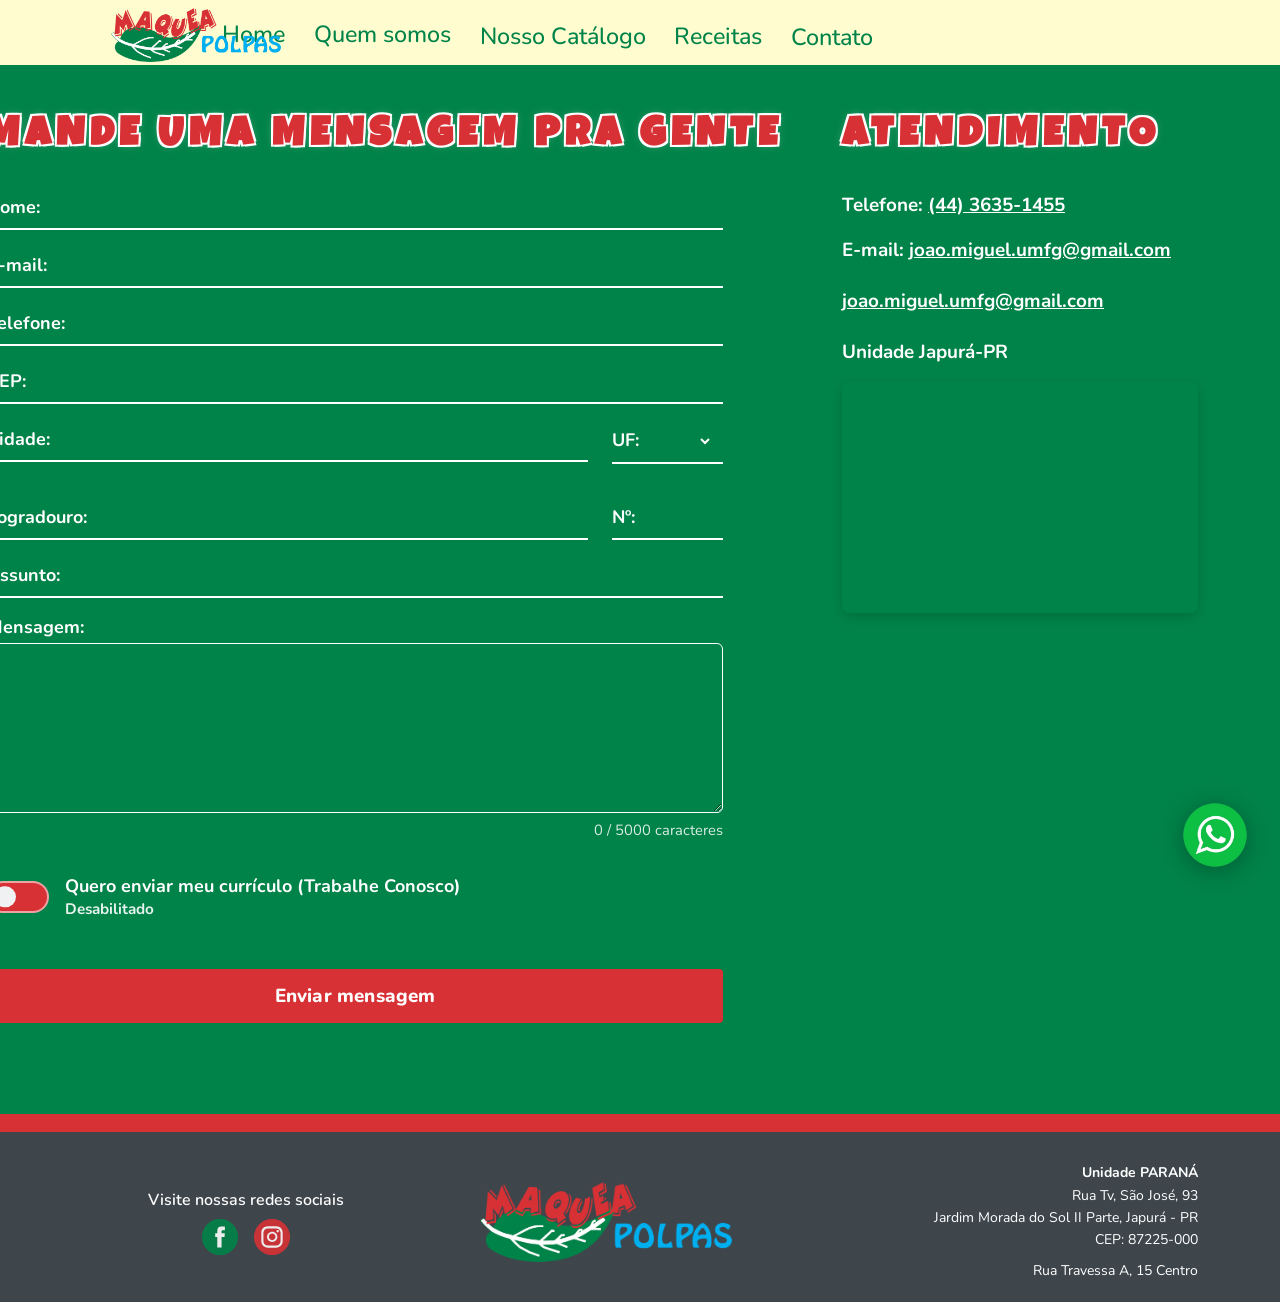
<file: MAQUEA POLPAS/Contato/index.html>
<!DOCTYPE html>
<html lang="pt-BR">
<head>
    <meta charset="UTF-8">
    <meta name="viewport" content="width=device-width, initial-scale=1.0, viewport-fit=cover">
    <title>Maquea Polpas | CONTATO</title>
    <link rel="preconnect" href="https://fonts.googleapis.com">
    <link rel="preconnect" href="https://fonts.gstatic.com" crossorigin>
    <link href="https://fonts.googleapis.com/css2?family=Nunito:wght@200;300;400;700;900&display=swap" rel="stylesheet">
    <link href="https://fonts.googleapis.com/css2?family=Luckiest+Guy&display=swap" rel="stylesheet">
    <link rel="stylesheet" href="https://cdnjs.cloudflare.com/ajax/libs/font-awesome/6.4.2/css/all.min.css">
    <style>
        /* ============================================================
          1) CSS BASE
          ============================================================ */
        :root {
            --cream: #FFFDD0;
            --green: #008349;
            --red: #D83135;
            --ink: #133b27;
            --primaryColor: #008349;
            --shadow: rgba(0, 0, 0, 0.18);
            --navProductFontSize: 1.3rem;
        }
        * {
            box-sizing: border-box;
            margin: 0;
            padding: 0;
        }
        input:disabled {
            opacity: 0.6;
            cursor: not-allowed;
        }

        /* ============================================================
          ESTRUTURA PARA RODAPÉ NO FINAL
          ============================================================ */
        html {
            height: 100%;
        }
        body {
            min-height: 100vh;
            display: flex;
            flex-direction: column;
            overflow-x: hidden;
            color: var(--ink);
            font-family: "Nunito", "Segoe UI", sans-serif;
            font-size: 14px;
            line-height: 1.3;
            background: #008349;
        }

        .page-space {
            flex: 1 0 auto;
        }

        .footer-custom {
            flex-shrink: 0;
            background-color: #3E464C;
            padding: 30px 0 20px;
        }

        .barra-separadora {
            flex-shrink: 0;
            width: 100%;
            margin-left: auto;
            border-top: 1rem solid #D83135;
        }

        .header {
            flex-shrink: 0;
        }

        .spacer-top {
            flex-shrink: 0;
        }

        a {
            color: inherit;
            text-decoration: none;
        }
        ul {
            list-style: none;
        }
        img {
            display: block;
            max-width: 100%;
        }
        .container {
            width: 100%;
            max-width: 1140px;
            margin-right: auto;
            margin-left: auto;
            padding-right: 12px;
            padding-left: 12px;
        }
        .row {
            display: flex;
            flex-wrap: wrap;
            margin-right: -12px;
            margin-left: -12px;
        }
        .row > * {
            min-height: 1px;
            padding-right: 12px;
            padding-left: 12px;
        }
        .col-3 { flex: 0 0 auto; width: 25%; }
        .col-4 { flex: 0 0 auto; width: 33.333333%; }
        .col-5 { flex: 0 0 auto; width: 41.666667%; }
        .col-9 { flex: 0 0 auto; width: 75%; }
        .col-12 { flex: 0 0 auto; width: 100%; }

        .header {
            position: fixed;
            top: 0;
            left: 0;
            z-index: 9999;
            width: 100%;
            height: 50px;
            background-color: var(--cream);
        }

        /* ============================================================
           LOGO DO HEADER - BLOCO BASE (MOBILE / PADRÃO)
           ============================================================ */
        .marca {
            position: absolute;
            top: 0;
            left: 0;
            z-index: 20;
            width: 140px;
            height: 50px;
            display: flex;
            align-items: flex-start;
            margin-left: 110px;
            margin-top: 9px;
        }
        .marca img {
            position: relative;
            z-index: 2;
            width: 110px !important;
            height: auto !important;
            max-width: none;
            object-fit: contain;
            margin: 8px 0 0;
        }
        .marca::before {
            content: none;
        }

        .menu-top {
            position: absolute;
            top: 50px;
            left: 0;
            z-index: 10;
            display: none;
            height: calc(100vh - 50px);
            overflow: auto;
        }
        .menu-top.open {
            display: block;
            width: 100%;
            padding: 2rem;
            background-color: var(--cream);
        }
        .menu-top > ul {
            display: inline-flex;
            padding-top: 24px;
            margin-left: 10px;
        }
        .menu-top > ul > li {
            position: relative;
            flex-grow: 1;
            margin: 0 1.6rem 0 0;
            color: var(--green);
        }
        .menu-top.open > ul {
            display: block;
            width: 100%;
            margin-left: 0;
        }
        .menu-top.open > ul > li {
            display: block;
            padding: 1rem 0;
        }
        .menu-top > ul > li a,
        .menu-top > ul > li span {
            margin: 0;
            padding: 0;
            color: var(--green);
            font-size: var(--navProductFontSize);
            font-weight: 500;
            line-height: 1;
            cursor: pointer;
        }
        .menu-top > ul > li:hover,
        .menu-top > ul > li:hover > a,
        .menu-top > ul > li:hover > span,
        .menu-top > ul > li a:hover,
        .menu-top > ul > li.active a {
            color: var(--green);
            font-weight: 700;
        }

        /* ============================================================
           SUBMENUS
           ============================================================ */
        .menu-top-sub {
            position: relative;
            z-index: 1;
            display: block;
            width: auto;
            min-width: 180px;
            max-width: 740px;
            background-color: var(--cream);
        }
        .menu-top-sub-item {
            position: relative;
            display: block;
            margin: 0.7rem 0 0 0.4rem;
        }
        .menu-top-sub-item a {
            color: var(--green);
            font-size: var(--navProductFontSize);
            line-height: 1.15;
        }
        .menu-top-sub-item a:hover,
        .menu-top-sub-item.active a {
            color: var(--green);
            font-weight: 700;
        }
        .menu-top > ul > li.menu-has-sub {
            position: relative;
        }
        .menu-top > ul > li.menu-franquia .menu-top-sub {
            min-width: 13rem;
            max-width: none;
        }
        .menu-top > ul > li.menu-franquia .menu-top-sub ul {
            display: block;
        }
        .menu-top > ul > li.menu-franquia .menu-top-sub-item {
            display: block;
            width: 100%;
            margin: 0;
            padding: 0;
        }
        .menu-top > ul > li.menu-franquia .menu-top-sub-item + .menu-top-sub-item {
            margin-top: 0.45rem;
        }
        .menu-top > ul > li.menu-franquia .menu-top-sub-item a {
            display: block;
            padding: 0.12rem 0;
            white-space: nowrap;
        }
        .menu-top.open .menu-top-sub {
            padding: 0.7rem 0 0;
            box-shadow: none;
        }

        /* ============================================================
           BOTÃO HAMBÚRGUER - COR #D83135
           ============================================================ */
        .menu-hamb {
            position: relative;
            display: block;
            width: 26px;
            height: 26px;
            margin: 10px 0 0 auto;
            padding: 0;
            border: 0;
            background: transparent;
            cursor: pointer;
        }
        .menu-hamb span {
            position: absolute;
            left: 0;
            width: 100%;
            height: 3px;
            border-radius: 1px;
            background-color: #D83135; /* 👈 COR DO HAMBÚRGUER (vermelho) */
        }
        .menu-hamb span:nth-child(1) { top: 7px; }
        .menu-hamb span:nth-child(2) { top: 14px; }
        .menu-hamb span:nth-child(3) { top: 21px; }

        .search-icon {
            display: none !important;
        }
        .spacer-top {
            height: 50px;
        }

        /* ===== Fale Conosco / Trabalhe Conosco ===== */
        .bkg-page-contato {
            padding: 48px 0 64px;
        }

        /* ===== TÍTULOS ===== */
        .contato-title {
            font-family: 'Luckiest Guy', 'Fredoka', 'Nunito', sans-serif;
            font-size: 4.0rem;
            font-weight: 400;
            line-height: 1.2;
            letter-spacing: 6px;
            color: #D83135;
            text-shadow:
                -2px -2px 0 #fff,
                2px -2px 0 #fff,
                -2px 2px 0 #fff,
                2px 2px 0 #fff,
                0 0 8px #ffffff4d;
            margin-bottom: 1.6rem;
        }

        .contato-subtitle {
            font-family: 'Luckiest Guy', 'Fredoka', 'Nunito', sans-serif;
            font-size: 4.2rem;
            font-weight: 400;
            line-height: 1.2;
            letter-spacing: 3px;
            color: #D83135;
            text-shadow:
                -2px -2px 0 #fff,
                2px -2px 0 #fff,
                -2px 2px 0 #fff,
                2px 2px 0 #fff,
                0 0 8px #ffffff4d;
            margin-bottom: 1rem;
        }

        @media (max-width: 992px) {
            .contato-title { font-size: 2.8rem; }
            .contato-subtitle { font-size: 2.2rem; }
        }
        @media (max-width: 576px) {
            .contato-title { font-size: 2.2rem; }
            .contato-subtitle { font-size: 1.8rem; }
        }

        #sendContact .label-inline {
            margin-bottom: 1rem;
        }
        #sendContact .label-row {
            display: flex;
            align-items: center;
            gap: 10px;
            border-bottom: 2px solid var(--red);
            padding-bottom: 2px;
        }
        #sendContact .label-row label {
            color: var(--red);
            font-weight: 700;
            font-size: 1rem;
            white-space: nowrap;
            flex-shrink: 0;
        }
        #sendContact .label-col {
            display: flex;
            flex-direction: column;
            gap: 4px;
        }
        #sendContact .label-col label {
            color: var(--red);
            font-weight: 700;
            font-size: 1rem;
        }
        #sendContact input[type="text"],
        #sendContact input[type="email"],
        #sendContact select,
        #sendContact textarea {
            color: var(--green);
        }
        #sendContact input[type="text"],
        #sendContact input[type="email"],
        #sendContact select {
            flex: 1;
            width: 100%;
            padding: 6px 4px;
            border: 0;
            background: transparent;
            font-family: inherit;
            font-size: 1rem;
            outline: none;
        }
        #sendContact textarea {
            width: 100%;
            min-height: 130px;
            padding: 12px 14px;
            border: 1px solid var(--red);
            border-radius: 6px;
            background: #fff;
            font-family: inherit;
            font-size: 1rem;
            outline: none;
            resize: vertical;
        }
        #sendContact textarea::placeholder {
            color: #999;
        }
        #sendContact select {
            appearance: none;
            -webkit-appearance: none;
            background-image: url("data:image/svg+xml,%3Csvg xmlns='http://www.w3.org/2000/svg' width='12' height='8' viewBox='0 0 12 8'%3E%3Cpath fill='%23FF0000' d='M6 8L0 0h12z'/%3E%3C/svg%3E");
            background-repeat: no-repeat;
            background-position: right 4px center;
            padding-right: 22px;
        }
        .label-inline-check {
            display: flex;
            align-items: flex-start;
            gap: 8px;
            margin: 1.2rem 0;
            font-size: 0.9rem;
            color: var(--red);
        }
        .label-inline-check input[type="checkbox"] {
            margin-top: 3px;
            accent-color: var(--green);
            width: 16px;
            height: 16px;
            flex-shrink: 0;
        }
        .label-inline-check a {
            color: var(--red);
            text-decoration: underline;
            font-weight: 700;
        }
        .btn {
            display: inline-block;
            padding: 14px 22px;
            border: 0;
            border-radius: 4px;
            font-family: inherit;
            font-size: 1.05rem;
            font-weight: 800;
            cursor: pointer;
            transition: background-color 0.15s ease, transform 0.15s ease,
                box-shadow 0.15s ease;
        }
        .btn-primary {
            background-color: var(--green);
            color: #fff;
            letter-spacing: 0.2px;
        }
        .btn-primary:hover,
        .btn-primary:focus-visible {
            background-color: var(--red);
            transform: translateY(-1px);
            box-shadow: 0 6px 14px rgba(255, 0, 0, 0.28);
        }
        .btn-block {
            display: block;
            width: 100%;
        }
        .contato-text {
            color: var(--red);
            line-height: 1.65;
            font-size: 1.05rem;
            padding-top: 0;
        }
        .contato-text p {
            margin-bottom: 14px;
        }
        .contato-text strong {
            color: var(--red);
            font-weight: 900;
        }
        .contato-text a {
            color: var(--red);
            font-weight: 700;
            text-decoration: none;
        }
        .contato-text a:hover {
            text-decoration: underline;
        }
        .mt-4 { margin-top: 1.5rem; }
        .pb-4 { padding-bottom: 1.5rem; }
        .mt-3 { margin-top: 0.75rem; }

        /* ===== Footer ===== */
        .footer {
            background: var(--cream);
            border-top: 16px solid var(--red);
            padding: 10px 0 24px;
        }
        .footer-clean-container {
            display: flex;
            flex-direction: column;
            align-items: center;
        }
        .footer-social-row {
            width: 100%;
            display: grid;
            justify-items: center;
            gap: 6px;
        }
        .redes-sociais-text {
            color: var(--green);
            font-size: clamp(1.05rem, 1.5vw, 1.3rem);
            font-weight: 650;
            line-height: 1.2;
            text-align: center;
            white-space: nowrap;
        }
        .redes-sociais-icons {
            display: flex;
            justify-content: center;
            gap: 12px;
        }
        .redes-sociais-icons a {
            display: inline-flex;
            width: 34px;
            height: 34px;
            border-radius: 50%;
        }
        .redesocial-icon {
            display: block;
            width: 100%;
            height: 100%;
            background-repeat: no-repeat;
            background-position: center;
            background-size: contain;
        }

        .facebook {
            background-image: url("data:image/svg+xml,%3Csvg xmlns='http://www.w3.org/2000/svg' viewBox='0 0 65.3 65.3'%3E%3Ccircle cx='32.7' cy='32.7' r='32.7' fill='%23008349'/%3E%3Cpath fill='%23fff' d='M27.7 32.8v18.3c0 .3.2.5.5.5H35c.3 0 .5-.2.5-.5V32.5h4.9c.2 0 .5-.2.5-.4l.5-5.6c0-.3-.2-.5-.5-.5h-5.4v-4c0-.9.8-1.7 1.7-1.7H41c.3 0 .5-.2.5-.5v-5.6c0-.3-.2-.5-.5-.5h-6.4c-3.8 0-6.8 3.1-6.8 6.8v5.4h-3.4c-.3 0-.5.2-.5.5V32c0 .3.2.5.5.5h3.4v.3z'/%3E%3C/svg%3E");
        }

        .instagram {
            background-image: url("data:image/svg+xml,%3Csvg xmlns='http://www.w3.org/2000/svg' viewBox='0 0 65.3 65.3'%3E%3Ccircle cx='32.7' cy='32.7' r='32.7' fill='%23D83135'/%3E%3Cpath fill='%23fff' d='M45.2 22.3c0 1.2-1 2.2-2.2 2.2s-2.2-1-2.2-2.2c0-1.2 1-2.2 2.2-2.2s2.2 1 2.2 2.2zM42.4 32.4c0 5.2-4.2 9.4-9.4 9.4s-9.4-4.2-9.4-9.4S27.8 23 33 23s9.4 4.2 9.4 9.4zm-3.4 0c0-3.3-2.7-6-6-6s-6 2.7-6 6 2.7 6 6 6 6-2.7 6-6zM52 24.8c0-6.4-5.1-11.5-11.5-11.5H24.8c-6.4 0-11.5 5.1-11.5 11.5v15.7c0 6.4 5.1 11.5 11.5 11.5h15.7C46.9 52 52 46.9 52 40.5V24.8zm-3.8 15.5c0 4.4-3.5 7.9-7.9 7.9H25c-4.4 0-7.9-3.5-7.9-7.9V25c0-4.4 3.5-7.9 7.9-7.9h15.3c4.4 0 7.9 3.5 7.9 7.9v15.3z'/%3E%3C/svg%3E");
        }

        .footer-logo-row {
            width: 100%;
            display: flex;
            justify-content: center;
            margin-top: 12px;
        }
        .marca-footer {
            display: block;
            width: min(220px, 70vw);
        }
        .footer-logo-custom {
            width: 100%;
            height: auto;
        }

        /* ============================================================
          MEDIA QUERIES - RESPONSIVIDADE COMPLETA
          ============================================================ */
        @media (min-width: 576px) {
            .container { max-width: 540px; }
            .col-sm-1 { flex: 0 0 auto; width: 8.333333%; }
            .col-sm-3 { flex: 0 0 auto; width: 25%; }
            .col-sm-4 { flex: 0 0 auto; width: 33.333333%; }
            .col-sm-6 { flex: 0 0 auto; width: 50%; }
            .col-sm-8 { flex: 0 0 auto; width: 66.666667%; }
            .d-sm-none { display: none !important; }
        }
        @media (min-width: 767px) {
            html, body { font-size: 16px; }
            .container { max-width: 720px; }
            .col-md-2 { flex: 0 0 auto; width: 16.666667%; }
            .col-md-8 { flex: 0 0 auto; width: 66.666667%; }
            .col-md-9 { flex: 0 0 auto; width: 75%; }
            .offset-md-2 { margin-left: 16.666667%; }
            .header { height: 3.6rem; }

            /* LOGO DO HEADER - DESKTOP */
            .marca {
                width: 200px;
                height: 3.4rem;
                margin-left: 110.5px;
                margin-top: 10px;
            }
            .marca img {
                width: 170px !important;
                height: auto !important;
                margin-top: -2px;
            }

            .menu-top {
                position: relative;
                top: 0;
                left: 0;
                display: block;
                height: auto;
                margin-left: 10px;
                overflow: visible;
            }
            .menu-top > ul {
                padding-top: 1.4rem;
                margin-left: -60px;
            }
            .menu-top > ul > li {
                padding-bottom: 0.5rem;
            }

            .menu-top > ul > li.menu-has-sub {
                padding-bottom: 0.8rem;
                margin-bottom: -0.3rem;
            }

            .menu-top > ul > li,
            .menu-top > ul > li a {
                font-size: var(--navProductFontSize);
                line-height: 1rem;
            }
            .menu-top > ul > li:hover {
                cursor: pointer;
            }

            .menu-top > ul > li.menu-has-sub {
                position: relative;
            }

            .menu-top-sub {
                position: absolute;
                top: 100% !important;
                left: 0;
                display: none;
                width: auto;
                min-width: 220px;
                padding: 12px 20px;
                margin-top: 2px;
                background-color: #FFFDD0;
                border-radius: 0 !important;
                box-shadow: 0 8px 20px rgba(0, 0, 0, 0.2);
                z-index: 1000;
            }

            .menu-top-sub::before {
                content: "";
                position: absolute;
                top: -2px;
                left: 0;
                width: 100%;
                height: 2px;
                background: transparent;
            }

            .menu-top > ul > li.menu-has-sub:hover .menu-top-sub {
                display: block !important;
            }

            .menu-top > ul > li.menu-has-sub:focus-within .menu-top-sub {
                display: block !important;
            }

            .menu-catalogo-sub {
                min-width: 272px !important;
                max-width: 272px !important;
            }
            .menu-revendedor-sub {
                min-width: 230px !important;
                max-width: 230px !important;
            }

            .menu-top-sub ul {
                display: block !important;
                margin: 0 !important;
                padding: 0 !important;
                list-style: none !important;
            }

            .menu-top-sub-item {
                display: block !important;
                width: 100% !important;
                margin: 0 !important;
                padding: 0 !important;
            }

            .menu-top-sub-item + .menu-top-sub-item {
                margin-top: 0 !important;
            }

            .menu-top-sub-item a {
                display: block !important;
                padding: 10px 4px !important;
                color: #008349 !important;
                font-size: 18px !important;
                font-weight: 400 !important;
                white-space: nowrap !important;
                background: transparent !important;
                transition: all 0.2s ease !important;
                text-decoration: none !important;
                border-bottom: none !important;
            }

            .menu-top-sub-item a:hover {
                color: #008349 !important;
                font-weight: 700 !important;
                background: transparent !important;
                border-bottom-color: transparent;
            }

            .menu-top-sub-item:last-child a {
                border-bottom: none;
            }

            .menu-top > ul > li.menu-franquia .menu-top-sub {
                left: 0;
                width: 13rem;
                padding: 0.85rem 1rem;
            }
            .menu-top > ul > li.menu-franquia .menu-top-sub-item {
                margin: 0;
            }
            .menu-top > ul > li.menu-franquia .menu-top-sub-item + .menu-top-sub-item {
                margin-top: 0.45rem;
            }
            .spacer-top {
                height: 3.6rem;
            }
            .contato-title {
                font-size: 2.4rem;
            }
        }
        @media (min-width: 992px) {
            .container { max-width: 960px; }
        }
        @media (min-width: 1200px) {
            html, body { font-size: 18px; }
            .container { max-width: 1140px; }
            .text-green { color: var(--green) !important; }
        }

        /* ============================================================
          AJUSTES PARA MOBILE - SUBMENUS OCUPAM A LARGURA TOTAL
          ============================================================ */
        @media (max-width: 766px) {
            .menu-top.open > ul > li.menu-has-sub .menu-top-sub,
            .menu-top.open > ul > li.menu-franquia .menu-top-sub {
                position: static !important;
                display: block !important;
                width: 100% !important;
                min-width: 0 !important;
                max-width: 100% !important;
                padding: 0.4rem 0 0 0.9rem !important;
                background: transparent !important;
                box-shadow: none !important;
                border-radius: 0 !important;
                pointer-events: auto !important;
                margin-top: 0 !important;
            }

            .menu-top.open > ul > li.menu-has-sub .menu-top-sub::before,
            .menu-top.open > ul > li.menu-franquia .menu-top-sub::before {
                display: none !important;
            }

            .menu-top.open > ul > li.menu-has-sub .menu-top-sub-item a,
            .menu-top.open > ul > li.menu-franquia .menu-top-sub-item a {
                display: block !important;
                padding: 0.35rem 0 !important;
                color: #008349 !important;
                font-size: 1.05rem !important;
                font-weight: 400 !important;
                white-space: normal !important;
                pointer-events: auto !important;
                border-bottom: none !important;
            }

            .menu-top.open > ul > li.menu-has-sub .menu-top-sub-item a:hover,
            .menu-top.open > ul > li.menu-franquia .menu-top-sub-item a:hover {
                color: #008349 !important;
                font-weight: 700 !important;
            }
        }

        /* ===================================================
          ALTERAÇÕES SOLICITADAS (APENAS NO CONTEÚDO)
          =================================================== */
        .page-space,
        .bkg-page-contato {
            background-color: var(--green) !important;
        }

        .page-space *,
        .bkg-page-contato * {
            color: #fff !important;
            font-weight: 700 !important;
        }

        .page-space .contato-title,
        .page-space .contato-subtitle,
        .bkg-page-contato .contato-title,
        .bkg-page-contato .contato-subtitle {
            color: #D83135 !important;
        }

        .page-space input,
        .page-space select,
        .page-space textarea,
        .bkg-page-contato input,
        .bkg-page-contato select,
        .bkg-page-contato textarea {
            background: #008349 !important;
            color: #ffffff !important;
            font-weight: 900 !important;
        }

        .page-space input:disabled,
        .page-space select:disabled,
        .bkg-page-contato input:disabled,
        .bkg-page-contato select:disabled {
            color: #ffffff !important;
            font-weight: 900 !important;
            opacity: 1 !important;
        }

        .page-space ::placeholder,
        .bkg-page-contato ::placeholder {
            color: #ffffff !important;
            font-weight: 400 !important;
            opacity: 1;
        }

        .page-space select,
        .bkg-page-contato select {
            appearance: auto !important;
            -webkit-appearance: auto !important;
            background-image: none !important;
            padding-right: 4px !important;
        }

        .page-space .btn-primary,
        .bkg-page-contato .btn-primary {
            background-color: var(--red) !important;
            color: #fff !important;
            font-weight: 800 !important;
        }
        .page-space .btn-primary:hover,
        .bkg-page-contato .btn-primary:hover {
            background-color: #b71c1c !important;
        }

        .page-space a,
        .bkg-page-contato a {
            text-decoration: underline;
        }

        .page-space .label-inline-check input[type="checkbox"],
        .bkg-page-contato .label-inline-check input[type="checkbox"] {
            accent-color: var(--green);
        }

        .page-space .label-row,
        .bkg-page-contato .label-row {
            border-bottom-color: #fff !important;
        }
        .page-space #sendContact textarea,
        .bkg-page-contato #sendContact textarea {
            border-color: #fff !important;
        }

        /* ============================================================
          2) ESTILOS DA PÁGINA (rodapé, barra, botão WhatsApp)
          ============================================================ */
        .barra-separadora {
            width: 100%;
            margin-left: auto;
            margin-top: 0;
            border-top: 1rem solid #D83135;
        }
        @media (max-width:700px) {
            .barra-separadora { border-top-width: 0.75rem; }
        }
        @media (max-width:450px) {
            .barra-separadora { border-top-width: 0.6rem; }
        }

        .footer-custom {
            background-color: #3E464C;
            padding: 30px 0 20px;
        }
        .footer-layout {
            display: flex;
            justify-content: space-between;
            align-items: center;
            flex-wrap: wrap;
            gap: 20px;
        }
        .footer-left {
            flex: 1 1 auto;
            text-align: center;
            min-width: 150px;
        }
        .footer-center {
            flex: 0 0 auto;
            margin: 0 50px;
            display: flex;
            align-items: center;
            justify-content: center;
        }
        .footer-right {
            flex: 1 1 auto;
            text-align: right;
            min-width: 150px;
        }
        .footer-left p {
            color: #ffffff;
            font-weight: 600;
            font-size: 16px;
            margin: 0 0 8px 0;
        }
        .footer-left .redes-sociais-icons {
            display: flex;
            gap: 16px;
            justify-content: center;
            margin-top: 4px;
        }
        .footer-left .redes-sociais-icons a {
            display: inline-block;
            width: 36px;
            height: 36px;
            background-size: contain;
            background-repeat: no-repeat;
            background-position: center;
            opacity: 0.9;
            transition: opacity 0.2s;
        }
        .footer-left .redes-sociais-icons a:hover {
            opacity: 1;
        }

        .redesocial-icon.facebook {
            background-image: url("data:image/svg+xml,%3Csvg xmlns='http://www.w3.org/2000/svg' viewBox='0 0 65.3 65.3'%3E%3Ccircle cx='32.7' cy='32.7' r='32.7' fill='%23008349'/%3E%3Cpath fill='%23fff' d='M27.7 32.8v18.3c0 .3.2.5.5.5H35c.3 0 .5-.2.5-.5V32.5h4.9c.2 0 .5-.2.5-.4l.5-5.6c0-.3-.2-.5-.5-.5h-5.4v-4c0-.9.8-1.7 1.7-1.7H41c.3 0 .5-.2.5-.5v-5.6c0-.3-.2-.5-.5-.5h-6.4c-3.8 0-6.8 3.1-6.8 6.8v5.4h-3.4c-.3 0-.5.2-.5.5V32c0 .3.2.5.5.5h3.4v.3z'/%3E%3C/svg%3E") !important;
        }

        .redesocial-icon.instagram {
            background-image: url("data:image/svg+xml,%3Csvg xmlns='http://www.w3.org/2000/svg' viewBox='0 0 65.3 65.3'%3E%3Ccircle cx='32.7' cy='32.7' r='32.7' fill='%23D83135'/%3E%3Cpath fill='%23fff' d='M45.2 22.3c0 1.2-1 2.2-2.2 2.2s-2.2-1-2.2-2.2c0-1.2 1-2.2 2.2-2.2s2.2 1 2.2 2.2zM42.4 32.4c0 5.2-4.2 9.4-9.4 9.4s-9.4-4.2-9.4-9.4S27.8 23 33 23s9.4 4.2 9.4 9.4zm-3.4 0c0-3.3-2.7-6-6-6s-6 2.7-6 6 2.7 6 6 6 6-2.7 6-6zM52 24.8c0-6.4-5.1-11.5-11.5-11.5H24.8c-6.4 0-11.5 5.1-11.5 11.5v15.7c0 6.4 5.1 11.5 11.5 11.5h15.7C46.9 52 52 46.9 52 40.5V24.8zm-3.8 15.5c0 4.4-3.5 7.9-7.9 7.9H25c-4.4 0-7.9-3.5-7.9-7.9V25c0-4.4 3.5-7.9 7.9-7.9h15.3c4.4 0 7.9 3.5 7.9 7.9v15.3z'/%3E%3C/svg%3E") !important;
        }

        .footer-center img {
            max-height: 80px;
            width: auto;
            display: block;
            margin: 0 auto;
            object-fit: contain;
        }

        @media (max-width: 768px) {
            .footer-center img {
                max-height: 60px;
                width: auto;
            }
        }

        .footer-right .endereco {
            font-size: 14px;
            line-height: 1.6;
            color: #ffffff;
        }
        .footer-right .endereco strong {
            font-weight: 700;
            color: #ffffff;
        }

        @media (max-width: 768px) {
            .footer-layout {
                flex-direction: column;
                align-items: center;
                text-align: center;
            }
            .footer-left,
            .footer-right {
                flex: 0 0 auto;
                width: 100%;
                text-align: center;
            }
            .footer-center {
                margin: 10px 0;
            }
            .footer-right .endereco {
                text-align: center;
            }
            .footer-center img {
                max-height: 60px;
                width: auto;
            }
        }
        @media (max-width: 480px) {
            .footer-left p { font-size: 14px; }
            .footer-right .endereco { font-size: 13px; }
        }

        /* ===== WHATSAPP ===== */
        .whatsapp-float {
            position: fixed;
            bottom: 30px;
            right: 30px;
            z-index: 9999;
            display: inline-block;
            text-decoration: none;
            transition: transform 0.3s cubic-bezier(0.25, 0.46, 0.45, 0.94);
        }
        .whatsapp-float:hover {
            transform: scale(1.12) rotate(-4deg);
        }
        .whatsapp-float:active {
            transform: scale(0.92);
        }
        .whatsapp-float img {
            width: 70px;
            height: 70px;
            object-fit: contain;
            filter: drop-shadow(0 4px 12px rgba(0, 0, 0, 0.3));
        }
        .whatsapp-float .whatsapp-tooltip {
            position: absolute;
            right: calc(100% + 12px);
            top: 50%;
            transform: translateY(-50%) translateX(10px);
            background: rgba(0, 0, 0, 0.8);
            color: #fff;
            padding: 6px 14px;
            border-radius: 20px;
            font-size: 14px;
            font-weight: 500;
            white-space: nowrap;
            opacity: 0;
            pointer-events: none;
            transition: opacity 0.3s ease, transform 0.3s ease;
            font-family: 'Nunito', sans-serif;
        }
        .whatsapp-float .whatsapp-tooltip::after {
            content: "";
            position: absolute;
            right: -8px;
            top: 50%;
            transform: translateY(-50%);
            border-left: 8px solid rgba(0, 0, 0, 0.8);
            border-top: 8px solid transparent;
            border-bottom: 8px solid transparent;
        }
        .whatsapp-float:hover .whatsapp-tooltip {
            opacity: 1;
            transform: translateY(-50%) translateX(0);
        }
        @media (max-width: 576px) {
            .whatsapp-float {
                bottom: 20px;
                right: 20px;
            }
            .whatsapp-float img {
                width: 48px;
                height: 48px;
            }
            .whatsapp-float .whatsapp-tooltip {
                display: none;
            }
        }
        @media (max-width: 400px) {
            .whatsapp-float {
                bottom: 16px;
                right: 16px;
            }
            .whatsapp-float img {
                width: 40px;
                height: 40px;
            }
        }

        .uf-select {
            appearance: none;
            -webkit-appearance: none;
            -moz-appearance: none;
            background-image: url("data:image/svg+xml,%3Csvg xmlns='http://www.w3.org/2000/svg' width='12' height='12' viewBox='0 0 12 12'%3E%3Cpath d='M6 8L1 3h10z' fill='%23D83135'/%3E%3C/svg%3E");
            background-repeat: no-repeat;
            background-position: right 8px center;
            padding-right: 30px;
            transition: background-image 0.2s;
            width: 100%;
        }
        .uf-select.has-value {
            background-image: none !important;
        }

        .uf-select option:hover,
        .uf-select option:focus,
        .uf-select option:active {
            background-color: #008349 !important;
            color: #fff !important;
        }

        .uf-select:hover {
            border-color: #008349;
        }

        .contador-mensagem {
            display: block;
            margin-top: 4px;
            font-size: 0.82rem !important;
            font-weight: 400 !important;
            text-align: right;
            opacity: 0.85;
        }

        .contador-mensagem.perto-limite {
            font-weight: 700 !important;
            opacity: 1;
        }

        .contador-mensagem.no-limite {
            font-weight: 700 !important;
            opacity: 1;
            color: #ffe08a !important;
        }

        .curriculo-switch-row {
            display: flex;
            align-items: center;
            gap: 16px;
            flex-wrap: wrap;
            margin: 1.5rem 0 0.2rem;
        }

        .curriculo-switch-row .switch-input {
            position: absolute;
            width: 1px;
            height: 1px;
            margin: -1px;
            padding: 0;
            overflow: hidden;
            clip: rect(0 0 0 0);
            clip-path: inset(50%);
            white-space: nowrap;
            border: 0;
        }

        .switch-icon {
            --sw-w: 62px;
            --sw-h: 32px;
            --sw-pad: calc(var(--sw-h) / 6);
            position: relative;
            display: inline-block;
            flex-shrink: 0;
            width: var(--sw-w);
            height: var(--sw-h);
            border-radius: 999px;
            background-color: var(--red);
            border: 2px solid rgba(255, 255, 255, 0.55);
            cursor: pointer;
            transition: background-color 0.28s ease, border-color 0.28s ease;
            -webkit-tap-highlight-color: transparent;
        }

        .switch-icon::after {
            content: "";
            position: absolute;
            top: 50%;
            left: var(--sw-pad);
            width: calc(var(--sw-h) - (var(--sw-pad) * 2));
            height: calc(var(--sw-h) - (var(--sw-pad) * 2));
            border-radius: 50%;
            background: #f0f1f2;
            transform: translateY(-50%);
            transition: left 0.28s cubic-bezier(0.34, 1.45, 0.64, 1);
        }

        .switch-input:checked + .switch-icon {
            background-color: var(--green);
            border-color: rgba(255, 255, 255, 0.85);
        }

        .switch-input:checked + .switch-icon::after {
            left: calc(100% - var(--sw-h) + var(--sw-pad));
        }

        .switch-icon:hover {
            border-color: rgba(255, 255, 255, 0.95);
        }

        .switch-icon:active::after {
            width: calc(var(--sw-h) - (var(--sw-pad) * 2) + 3px);
        }

        .switch-input:focus-visible + .switch-icon {
            outline: 3px solid #fff;
            outline-offset: 3px;
        }

        .switch-text {
            display: flex;
            flex-direction: column;
            gap: 2px;
            cursor: pointer;
            line-height: 1.25;
        }

        .switch-title {
            font-size: 1rem;
            font-weight: 700;
        }

        .switch-state {
            font-size: 0.85rem;
            opacity: 0.9;
        }

        .curriculo-panel {
            display: none;
            margin-top: 0.9rem;
            padding: 18px 18px 8px;
            border: 1px solid #fff;
            border-radius: 6px;
            background: transparent;
        }

        .curriculo-panel.is-open {
            display: block;
            animation: curriculoIn 0.32s ease both;
        }

        @keyframes curriculoIn {
            from {
                opacity: 0;
                transform: translateY(-8px);
            }
            to {
                opacity: 1;
                transform: translateY(0);
            }
        }

        .curriculo-panel .curriculo-panel-title {
            display: block;
            margin-bottom: 1rem;
            font-size: 1.05rem;
            font-weight: 900;
        }

        .logradouro-num-row {
            display: flex;
            flex-wrap: wrap;
            gap: 0 24px;
            margin: 0;
        }

        .logradouro-num-row .campo-logradouro {
            flex: 1 1 0;
            min-width: 0;
            padding: 0;
        }

        .logradouro-num-row .campo-numero {
            flex: 0 0 auto;
            padding: 0;
        }

        .num-field {
            align-items: center;
        }

        #sendContact #street {
            white-space: nowrap;
            overflow: hidden;
            text-overflow: clip;
        }

        #sendContact #number {
            flex: 0 0 auto;
            width: 68px;
            min-width: 68px;
        }

        @media (max-width: 991px) {
            .logradouro-num-row {
                gap: 0 16px;
            }
            .logradouro-num-row .campo-logradouro .label-row,
            .logradouro-num-row .campo-numero .label-row {
                flex-direction: column;
                align-items: stretch;
                gap: 2px;
            }
            .logradouro-num-row .campo-logradouro .label-row label,
            .logradouro-num-row .campo-numero .label-row label {
                align-self: flex-start;
            }
        }

        @media (max-width: 480px) {
            .logradouro-num-row {
                gap: 0 12px;
            }
            #sendContact #number {
                width: 58px;
                min-width: 58px;
            }
        }

        @media (min-width: 576px) and (max-width: 766px) {
            .bkg-page-contato > .container > .row > .col-sm-8,
            .bkg-page-contato > .container > .row > .col-sm-4 {
                width: 100%;
            }
            .contato-info-bloco {
                padding-left: 0;
            }
        }

        .page-space #sendContact input[type="file"],
        .bkg-page-contato #sendContact input[type="file"] {
            display: block;
            width: 100%;
            margin-top: 6px;
            padding: 6px 0;
            border: 0;
            background: transparent !important;
            color: #fff !important;
            font-family: inherit;
            font-size: 0.95rem;
        }

        .page-space #sendContact input[type="file"]::file-selector-button,
        .bkg-page-contato #sendContact input[type="file"]::file-selector-button {
            margin-right: 10px;
            padding: 8px 14px;
            border: 2px solid #fff;
            border-radius: 4px;
            background: #fff;
            color: var(--green);
            font-family: inherit;
            font-size: 0.95rem;
            font-weight: 700;
            cursor: pointer;
            transition: background-color 0.15s ease, color 0.15s ease;
        }

        .page-space #sendContact input[type="file"]::file-selector-button:hover,
        .bkg-page-contato #sendContact input[type="file"]::file-selector-button:hover {
            background: var(--red);
            color: #fff;
        }

        .curriculo-hint {
            display: block;
            margin-top: 8px;
            font-size: 0.82rem !important;
            font-weight: 400 !important;
            opacity: 0.9;
        }

        .page-space .label-inline-check input[type="checkbox"],
        .bkg-page-contato .label-inline-check input[type="checkbox"] {
            appearance: none;
            -webkit-appearance: none;
            position: relative;
            width: 18px;
            height: 18px;
            margin-top: 2px;
            border: 2px solid #fff;
            border-radius: 4px;
            background: transparent !important;
            cursor: pointer;
            flex-shrink: 0;
            transition: background-color 0.18s ease, border-color 0.18s ease;
        }

        .page-space .label-inline-check input[type="checkbox"]:checked,
        .bkg-page-contato .label-inline-check input[type="checkbox"]:checked {
            background: var(--red) !important;
            border-color: var(--red);
        }

        .page-space .label-inline-check input[type="checkbox"]:checked::after,
        .bkg-page-contato .label-inline-check input[type="checkbox"]:checked::after {
            content: "";
            position: absolute;
            top: 1px;
            left: 4px;
            width: 5px;
            height: 9px;
            border: solid #fff;
            border-width: 0 2.5px 2.5px 0;
            transform: rotate(45deg);
        }

        .page-space .label-inline-check input[type="checkbox"]:focus-visible,
        .bkg-page-contato .label-inline-check input[type="checkbox"]:focus-visible {
            outline: 2px solid #fff;
            outline-offset: 2px;
        }

        @media (max-width: 480px) {
            .switch-icon {
                --sw-w: 56px;
                --sw-h: 30px;
            }
            .switch-title { font-size: 0.95rem; }
        }

        /* ============================================================
           AJUSTE - ALINHAR OS TÍTULOS
           ============================================================ */
        .row-eq-height .col-sm-8.pb-4.offset-sm-2.offset-md-1 {
            margin-left: 0 !important;
            padding-top: 0 !important;
            padding-bottom: 1.5rem !important;
        }

        .row-eq-height {
            display: flex !important;
            align-items: flex-start !important;
        }

        .row-eq-height > [class*="col-"] {
            padding-top: 0 !important;
            margin-top: 0 !important;
        }

        .row-eq-height .contato-title {
            margin-top: 0 !important;
            padding-top: 0 !important;
            line-height: 1.2 !important;
        }

        @media (min-width: 576px) {
            .row-eq-height .col-sm-8.pb-4 {
                transform: translateX(-95px) !important;
            }
        }

        @media (max-width: 575px) {
            .row-eq-height .col-sm-8.pb-4 {
                transform: translateX(0) !important;
            }
        }

        #sendContact #cep {
            flex: 1;
            width: 100%;
        }

        .endereco-linha {
            display: flex;
            flex-wrap: wrap;
            gap: 4px 12px;
            align-items: baseline;
            font-size: 1.05rem;
            line-height: 1.5;
            margin-top: 6px;
        }
        .endereco-linha span { white-space: nowrap; }
        .endereco-linha .separador {
            color: #fff;
            font-weight: 400 !important;
            opacity: 0.5;
        }
        @media (max-width: 480px) {
            .endereco-linha {
                font-size: 0.95rem;
                gap: 2px 8px;
            }
        }

        .street-loading { position: relative; }
        .street-loading::after {
            content: "⏳";
            position: absolute;
            right: 8px;
            top: 50%;
            transform: translateY(-50%);
            font-size: 1.2rem;
            animation: spin 1s linear infinite;
        }
        @keyframes spin {
            from { transform: translateY(-50%) rotate(0deg); }
            to { transform: translateY(-50%) rotate(360deg); }
        }

        .contador-ruas {
            font-size: 0.7rem !important;
            opacity: 0.8;
            margin-left: 8px;
        }

        #street.loading {
            background-image: url("data:image/svg+xml,%3Csvg xmlns='http://www.w3.org/2000/svg' width='20' height='20' viewBox='0 0 100 100'%3E%3Ccircle cx='50' cy='50' r='40' stroke='white' stroke-width='6' fill='none' stroke-dasharray='80 20'%3E%3CanimateTransform attributeName='transform' type='rotate' from='0 50 50' to='360 50 50' dur='1s' repeatCount='indefinite'/%3E%3C/circle%3E%3C/svg%3E");
            background-repeat: no-repeat;
            background-position: right 8px center;
            background-size: 20px 20px;
            padding-right: 35px;
        }

        #street.ruas-carregadas {
            border-bottom-color: #4CAF50 !important;
        }

        .switch-icon.loading {
            animation: pulse 1s ease-in-out infinite;
        }
        @keyframes pulse {
            0%, 100% { opacity: 1; }
            50% { opacity: 0.5; }
        }

        .toast-notification {
            position: fixed;
            bottom: 100px;
            right: 30px;
            background: #1a1a1a;
            color: #fff;
            padding: 16px 28px;
            border-radius: 12px;
            font-family: 'Nunito', sans-serif;
            font-size: 1rem;
            font-weight: 600;
            box-shadow: 0 8px 32px rgba(0, 0, 0, 0.35);
            opacity: 0;
            transform: translateY(30px) scale(0.96);
            transition: opacity 0.45s ease, transform 0.45s cubic-bezier(0.34, 1.45, 0.64, 1);
            pointer-events: none;
            z-index: 99999;
            max-width: 90vw;
            border-left: 6px solid #25D366;
        }
        .toast-notification.show {
            opacity: 1;
            transform: translateY(0) scale(1);
            pointer-events: auto;
        }
        @media (max-width: 576px) {
            .toast-notification {
                bottom: 80px;
                right: 16px;
                left: 16px;
                padding: 14px 20px;
                font-size: 0.9rem;
                text-align: center;
            }
        }

        .cidade-uf-row {
            margin: 0 -12px 1rem;
        }
        .cidade-uf-row .col-9,
        .cidade-uf-row .col-3 {
            padding-right: 12px;
            padding-left: 12px;
        }
        .cidade-uf-row .uf-field .label-row {
            border-bottom: 2px solid #fff;
        }
        .cidade-uf-row .uf-field select {
            background-color: transparent !important;
            color: #fff !important;
            border: none;
            outline: none;
            font-weight: 900;
            font-size: 1rem;
            padding: 6px 4px;
            width: 100%;
        }
        .cidade-uf-row .uf-field select option {
            background-color: #008349;
            color: #fff;
        }
        .cidade-uf-row .uf-field select.has-value {
            background-image: none !important;
        }

        .cidade-uf-row .col-uf {
            flex: 0 0 auto;
            width: 135px !important;
            max-width: 135px !important;
        }
        .cidade-uf-row .col-cidade {
            flex: 1 0 0;
            min-width: 0;
        }

        @media (max-width: 575px) {
            .cidade-uf-row .col-uf {
                width: 70px !important;
                max-width: 70px !important;
            }
        }

        .endereco-row {
            display: flex;
            flex-wrap: wrap;
            margin: 0 -12px 1rem;
        }
        .endereco-row .col-logradouro {
            flex: 1 0 0;
            min-width: 0;
            padding-right: 12px;
            padding-left: 12px;
        }
        .endereco-row .col-numero {
            flex: 0 0 auto;
            width: 135px !important;
            max-width: 135px !important;
            padding-right: 12px;
            padding-left: 12px;
        }
        .endereco-row .label-row {
            display: flex;
            align-items: center;
            gap: 10px;
            border-bottom: 2px solid #fff;
            padding-bottom: 2px;
        }
        .endereco-row .label-row label {
            color: #fff;
            font-weight: 700;
            font-size: 1rem;
            white-space: nowrap;
            flex-shrink: 0;
        }
        .endereco-row .label-row input {
            flex: 1;
            width: 100%;
            padding: 6px 4px;
            border: 0;
            background: transparent;
            font-family: inherit;
            font-size: 1rem;
            outline: none;
            color: #fff !important;
            font-weight: 900 !important;
        }

        @media (max-width: 575px) {
            .endereco-row .col-numero {
                width: 70px !important;
                max-width: 70px !important;
            }
        }

        .contato-info-bloco .contato-title {
            margin-top: 0;
            padding-top: 0;
            line-height: 1.2;
        }

        .contato-info-bloco {
            padding-top: 0;
        }

        .row-eq-height {
            display: flex;
            align-items: flex-start;
        }

        @media (max-width: 767px) {
            .row-eq-height {
                flex-direction: column;
            }
            .contato-info-bloco {
                padding-top: 2rem;
            }
        }

        .menu-top-sub-item a {
            color: var(--green) !important;
            font-size: var(--navProductFontSize) !important;
        }
        .menu-top-sub-item a:hover {
            color: var(--green) !important;
            font-weight: 700 !important;
        }

        .menu-top > ul > li a,
        .menu-top > ul > li span {
            color: var(--green) !important;
            font-size: var(--navProductFontSize) !important;
        }
        .menu-top > ul > li a:hover,
        .menu-top > ul > li span:hover {
            color: var(--green) !important;
            font-weight: 700 !important;
        }

        .footer-center img {
            max-height: 80px;
            width: auto;
            display: block;
            margin: 0 auto;
            object-fit: contain;
        }

        @media (max-width: 768px) {
            .footer-center a {
                transform: translateX(0) !important;
            }
            .footer-center {
                margin: 10px 0;
            }
            .footer-center img {
                max-height: 60px;
                width: auto;
            }
        }

        /* ===== CONTATO ABAIXADO ===== */
        .menu-top > ul > li.menu-franquia {
            margin-left: 0;
            padding-top: 3.3px;
        }

        .menu-top > ul > li.menu-franquia a {
            display: inline;
            padding: 0;
            background-color: transparent;
            color: var(--green) !important;
            border-radius: 0;
            font-weight: 500;
            transition: none;
        }

        .menu-top > ul > li.menu-franquia a:hover {
            background-color: transparent;
            color: var(--green) !important;
            transform: none;
            font-weight: 700 !important;
        }

        @media (min-width: 767px) {
            .menu-top > ul > li.menu-franquia {
                padding-top: 3.3px;
            }
        }

        /* ===== TOAST DE SUCESSO ===== */
        .toast-success-overlay {
            position: fixed;
            top: 0;
            left: 0;
            width: 100%;
            height: 100%;
            background: rgba(0, 0, 0, 0.5);
            backdrop-filter: blur(4px);
            z-index: 99998;
            opacity: 0;
            pointer-events: none;
            transition: opacity 0.4s ease;
        }
        .toast-success-overlay.show {
            opacity: 1;
            pointer-events: auto;
        }

        .toast-success-modal {
            position: fixed;
            top: 50%;
            left: 50%;
            transform: translate(-50%, -50%) scale(0.8);
            background: rgba(0, 131, 73, 0.95);
            color: #fff;
            padding: 40px 50px;
            border-radius: 16px;
            font-family: 'Nunito', sans-serif;
            font-size: 1.4rem;
            font-weight: 700;
            text-align: center;
            box-shadow: 0 20px 60px rgba(0, 0, 0, 0.5);
            opacity: 0;
            pointer-events: none;
            z-index: 99999;
            transition: all 0.5s cubic-bezier(0.34, 1.45, 0.64, 1);
            border: 3px solid #fff;
            max-width: 90vw;
        }
        .toast-success-modal.show {
            opacity: 1;
            transform: translate(-50%, -50%) scale(1);
            pointer-events: auto;
        }
        .toast-success-modal .toast-icon {
            font-size: 4rem;
            display: block;
            margin-bottom: 12px;
        }
        .toast-success-modal .toast-sub {
            font-size: 0.9rem;
            font-weight: 400;
            opacity: 0.85;
            margin-top: 8px;
        }
        .toast-success-modal .toast-close-btn {
            margin-top: 20px;
            padding: 10px 30px;
            border: 2px solid #fff;
            border-radius: 8px;
            background: transparent;
            color: #fff;
            font-family: inherit;
            font-size: 1rem;
            font-weight: 700;
            cursor: pointer;
            transition: background 0.2s;
        }
        .toast-success-modal .toast-close-btn:hover {
            background: rgba(255, 255, 255, 0.2);
        }

        .field-error {
            color: #ffffff !important;
            font-size: 0.85rem !important;
            display: block;
            margin-top: 4px;
        }

        .spinner {
            display: inline-block;
            width: 20px;
            height: 20px;
            border: 3px solid rgba(255,255,255,0.3);
            border-radius: 50%;
            border-top-color: #fff;
            animation: spin 0.8s ease infinite;
            vertical-align: middle;
            margin-right: 8px;
        }
    </style>
</head>
<body>
    <!-- ===== HEADER ===== -->
    <header class="header">
        <div class="container">
            <div class="row">
                <div class="col-5 col-sm-3 col-md-2">
                    <a href="../Princpal/home.html">
                        <div class="marca">
                            <img src="assets/logo1.png" alt="GEBON">
                        </div>
                    </a>
                </div>

                <div class="col-3 col-sm-8 col-md-9">
                    <nav class="menu-top">
                        <ul>
                            <li class="menu-empresa">
                                <a href="../Princpal/home.html">Home</a>
                            </li>
                            <li class="menu-onde-encontrar">
                                <a href="../QuemSomos/quem-somos.html">Quem somos</a>
                            </li>
                            <li class="menu-catalogo menu-has-sub">
                                <span>Nosso Catálogo</span>
                                <div class="menu-top-sub menu-catalogo-sub">
                                    <ul>
                                        <li class="menu-top-sub-item">
                                            <a href="../SaboresGOOD/index.html">Linha Completa</a>
                                        </li>
                                        <li class="menu-top-sub-item">
                                            <a href="../SaboresGOOD/Tropical.html">Linha Tropical</a>
                                        </li>
                                        <li class="menu-top-sub-item">
                                            <a href="../SaboresGOOD/premium.html">Linha Frutas Premium</a>
                                        </li>
                                        <li class="menu-top-sub-item">
                                            <a href="../SaboresGOOD/Acai.html">Linha Açaí</a>
                                        </li>
                                        <li class="menu-top-sub-item">
                                            <a href="../SaboresGOOD/Variados.html">Linha Variados</a>
                                        </li>
                                    </ul>
                                </div>
                            </li>
                            <li class="menu-revendedor menu-has-sub">
                                <span>Receitas</span>
                                <div class="menu-top-sub menu-revendedor-sub">
                                    <ul>
                                        <li class="menu-top-sub-item"><a href="../Receitas/receitas.html">Todas as Receitas</a></li>
                                        <li class="menu-top-sub-item"><a href="../Receitas/Sobremesas.html">Sobremesas</a></li>
                                        <li class="menu-top-sub-item"><a href="../Receitas/drinks.html">Drinks</a></li>
                                    </ul>
                                </div>
                            </li>
                            <li class="menu-franquia">
                                <a href="../Contato/index.html">Contato</a>
                            </li>
                        </ul>
                    </nav>
                </div>

                <div class="col-4 col-sm-1">
                    <button class="menu-hamb d-sm-none" type="button" onclick="toggleMenu();" aria-label="Abrir menu">
                        <span></span><span></span><span></span>
                    </button>
                    <div class="search-icon" aria-hidden="true"></div>
                </div>
            </div>
        </div>
    </header>
    <div class="spacer-top"></div>

    <!-- ===== CONTEÚDO: FALE CONOSCO + TRABALHE CONOSCO ===== -->
    <main class="page-space">
        <div class="bkg-page bkg-page-contato">
            <div class="container">
                <div class="row row-eq-height">
                    <div class="col-sm-8 col-12 pb-4 offset-sm-2 offset-md-1">
                        <h1 class="contato-title" style="font-size: 40px; margin-right: 0; white-space: nowrap;">MANDE UMA MENSAGEM PRA GENTE</h1>

                        <form action="https://formsubmit.co/joao.miguel.umfg@gmail.com" method="POST" name="sendContact" id="sendContact" enctype="multipart/form-data" novalidate>

                            <div class="label-inline label-row">
                                <label for="name"><strong>Nome:</strong></label>
                                <input type="text" name="name" id="name" autocomplete="off" maxlength="40" required>
                            </div>

                            <div class="label-inline label-row">
                                <label for="email"><strong>E-mail:</strong></label>
                                <input type="email" name="email" id="email" autocomplete="off" maxlength="40" required>
                            </div>

                            <div class="label-inline label-row">
                                <label for="phone"><strong>Telefone:</strong></label>
                                <input type="text" name="phone" id="phone" autocomplete="off" maxlength="40" required>
                            </div>

                            <div class="label-inline label-row">
                                <label for="cep"><strong>CEP:</strong></label>
                                <input type="text" name="cep" id="cep" autocomplete="off" maxlength="9" placeholder="">
                            </div>

                            <div class="row cidade-uf-row">
                                <div class="col-cidade">
                                    <div class="label-inline label-row">
                                        <label for="city"><strong>Cidade:</strong></label>
                                        <input type="text" name="city" id="city" list="city-list" autocomplete="off" maxlength="100" required disabled readonly placeholder="">
                                        <datalist id="city-list"></datalist>
                                    </div>
                                </div>
                                <div class="col-uf">
                                    <div class="label-inline label-row uf-field">
                                        <label for="UF"><strong>UF:</strong></label>
                                        <select name="UF" id="UF" class="uf-select" required disabled>
                                            <option value=""></option>
                                            <option value="AC">AC</option><option value="AL">AL</option><option value="AP">AP</option>
                                            <option value="AM">AM</option><option value="BA">BA</option><option value="CE">CE</option>
                                            <option value="DF">DF</option><option value="ES">ES</option><option value="GO">GO</option>
                                            <option value="MA">MA</option><option value="MT">MT</option><option value="MS">MS</option>
                                            <option value="MG">MG</option><option value="PR">PR</option><option value="PB">PB</option>
                                            <option value="PA">PA</option><option value="PE">PE</option><option value="PI">PI</option>
                                            <option value="RN">RN</option><option value="RS">RS</option><option value="RJ">RJ</option>
                                            <option value="RO">RO</option><option value="RR">RR</option><option value="SC">SC</option>
                                            <option value="SE">SE</option><option value="SP">SP</option><option value="TO">TO</option>
                                        </select>
                                    </div>
                                </div>
                            </div>

                            <div class="endereco-row">
                                <div class="col-logradouro">
                                    <div class="label-row">
                                        <label for="street"><strong>Logradouro:</strong></label>
                                        <input type="text" name="street" id="street" autocomplete="off" maxlength="120" placeholder="" required>
                                    </div>
                                </div>
                                <div class="col-numero">
                                    <div class="label-row num-field">
                                        <label for="number" title="Número"><strong>Nº:</strong></label>
                                        <input type="text" name="number" id="number" autocomplete="off" inputmode="numeric" maxlength="5" placeholder="" required>
                                    </div>
                                </div>
                            </div>

                            <div class="label-inline label-row">
                                <label for="subject"><strong>Assunto:</strong></label>
                                <input type="text" name="subject" id="subject" autocomplete="off" maxlength="80" required>
                            </div>

                            <div class="label-inline label-col">
                                <label for="message"><strong>Mensagem:</strong></label>
                                <textarea name="message" id="message" rows="6" maxlength="5000" required></textarea>
                                <span class="contador-mensagem" id="contadorMensagem">0 / 5000 caracteres</span>
                            </div>

                            <div class="curriculo-switch-row">
                                <input type="checkbox" id="toggleCurriculo" class="switch-input" aria-controls="curriculoPanel" aria-expanded="false">
                                <label for="toggleCurriculo" class="switch-icon" id="switchIcon" title="Habilitar / desabilitar envio de currículo" aria-label="Habilitar ou desabilitar o envio de currículo"></label>
                                <label for="toggleCurriculo" class="switch-text">
                                    <span class="switch-title"><strong>Quero enviar meu currículo (Trabalhe Conosco)</strong></span>
                                    <span class="switch-state" id="switchState">Desabilitado</span>
                                </label>
                            </div>

                            <div class="curriculo-panel" id="curriculoPanel">
                                <h2 class="contato-title" style="font-size: 40px; line-height: 1; text-align: center; margin-bottom: 1.5rem;">MANDE SEU CURRÍCULO AQUI</h2>

                                <div class="label-inline label-col mt-3">
                                    <label for="file"><strong>Envie seu currículo em PDF ou DOC:</strong></label>
                                    <input type="file" name="file" id="file" accept=".pdf,.doc,.docx" disabled>
                                    <span class="curriculo-hint">Formatos aceitos: PDF, DOC ou DOCX — tamanho máximo de 10MB.</span>
                                </div>
                            </div>

                            <input type="hidden" name="_subject" id="assuntoEmail" value="Site Maquea Polpas - Fale Conosco">
                            <input type="hidden" name="_template" value="table">
                            <input type="hidden" name="_captcha" value="false">
                            <input type="hidden" name="_next" id="voltarPara" value="">
                            <input type="hidden" name="tipo_envio" id="tipoEnvio" value="Fale Conosco">

                            <div class="row">
                                <div class="col-12">
                                    <br>
                                    <br>
                                    <button type="submit" class="btn btn-primary btn-block" id="btnEnviar">Enviar mensagem</button>
                                </div>
                            </div>
                        </form>
                    </div>

                    <div class="col-sm-4 col-12 pb-4">
                        <div class="contato-text contato-info-bloco">
                            <h2 class="contato-title" style="font-size: 40px; line-height: 1.2;">ATENDIMENTO</h2>

                            <p class="telefone">
                                <strong>Telefone:</strong>
                                <a href="tel:+554436351455" class="text-green">(44) 3635-1455</a>
                            </p>
                            <p>
                                <strong>E-mail:</strong>
                                <a href="mailto:joao.miguel.umfg@gmail.com" class="text-green">joao.miguel.umfg@gmail.com</a>
                            </p>

                            <div style="margin-top: 1.1rem;">
                                <a href="mailto:joao.miguel.umfg@gmail.com" class="text-green">joao.miguel.umfg@gmail.com</a>
                            </div>

                            <div style="margin-top: 1.1rem;">
                                <p><strong class="text-green">Unidade Japurá-PR</strong></p>
                                <div style="position: relative; width: 100%; padding-bottom: 65%; height: 0; overflow: hidden; margin-bottom: 0.8rem; border-radius: 8px; box-shadow: 0 4px 12px rgba(0,0,0,0.15);">
                                    <iframe src="https://www.google.com/maps?q=Tv.+S%C3%A3o+Jos%C3%A9,+93,+Jardim+Morada+do+Sol+II+Parte,+Japur%C3%A1,+PR,+87225-000&z=16&output=embed" style="position:absolute; top:0; left:0; width:100%; height:100%; border:0;" allowfullscreen="" loading="lazy" referrerpolicy="no-referrer-when-downgrade"></iframe>
                                </div>
                            </div>
                        </div>
                    </div>
                </div>
            </div>
        </div>
    </main>

    <div class="barra-separadora"></div>

    <footer class="footer-custom">
        <div class="container">
            <div class="footer-layout">
                <div class="footer-left">
                    <p>Visite nossas redes sociais</p>
                    <div class="redes-sociais-icons">
                        <a href="https://www.facebook.com/share/1EYtRCVoZN/" target="_blank" rel="noopener" aria-label="Facebook">
                            <span class="redesocial-icon facebook"></span>
                        </a>
                        <a href="https://www.instagram.com/maquea_polpas?igsh=MTAyMmRlNzZ2d3RzOA==" target="_blank" rel="noopener" aria-label="Instagram">
                            <span class="redesocial-icon instagram"></span>
                        </a>
                    </div>
                </div>

                <div class="footer-center">
                    <a href="../Princpal/home.html">
                        <img src="assets/logo1.png" alt="Maquea Polpas" />
                    </a>
                </div>

                <div class="footer-right">
                    <div class="endereco">
                        <strong>Unidade PARANÁ</strong><br>
                        Rua Tv, São José, 93<br>
                        Jardim Morada do Sol II Parte, Japurá - PR<br>
                        CEP: 87225-000
                    </div>
                    <div style="margin: 8px 0;"></div>
                    <div class="endereco">
                        Rua Travessa A, 15 Centro<br>
                    </div>
                </div>
            </div>
        </div>
    </footer>

    <a href="https://wa.me/554497585990?text=Ol%C3%A1%2C%20tudo%20bem%20%3F%20Vim%20pelo%20Site%20de%20voc%C3%AA%21" target="_blank" class="whatsapp-float" aria-label="Fale conosco no WhatsApp">
        <img src="../Princpal/image/LogoWPP.png" alt="WhatsApp">
    </a>

    <div class="toast-success-overlay" id="toastOverlay"></div>
    <div class="toast-success-modal" id="toastSuccess">
        <span class="toast-icon">✅</span>
        Mensagem enviada com sucesso!
        <div class="toast-sub">Entraremos em contato em breve</div>
        <button class="toast-close-btn" id="toastCloseBtn">OK, entendi</button>
    </div>

    <script>
        window.toggleMenu = function() {
            document.querySelector('.menu-top').classList.toggle('open');
        };

        function showToast(message) {
            const toast = document.getElementById('toastNotification');
            if (!toast) return;
            toast.textContent = message;
            toast.className = 'toast-notification';
            void toast.offsetWidth;
            toast.classList.add('show');
            clearTimeout(toast._timeout);
            toast._timeout = setTimeout(() => {
                toast.classList.remove('show');
            }, 5000);
        }

        function getSaudacao() {
            const hora = new Date().getHours();
            if (hora >= 5 && hora < 12) return "Bom dia";
            if (hora >= 12 && hora < 18) return "Boa tarde";
            return "Boa noite";
        }

        document.addEventListener('DOMContentLoaded', function() {
            const form = document.getElementById('sendContact');
            const btnEnviar = document.getElementById('btnEnviar');
            const toastSuccess = document.getElementById('toastSuccess');
            const toastOverlay = document.getElementById('toastOverlay');
            const toastCloseBtn = document.getElementById('toastCloseBtn');

            const nameInput = document.getElementById('name');
            const emailInput = document.getElementById('email');
            const phoneInput = document.getElementById('phone');
            const cepInput = document.getElementById('cep');
            const cityInput = document.getElementById('city');
            const ufSelect = document.getElementById('UF');
            const streetInput = document.getElementById('street');
            const numberInput = document.getElementById('number');
            const subjectInput = document.getElementById('subject');
            const messageInput = document.getElementById('message');
            const toggleCurriculo = document.getElementById('toggleCurriculo');
            const curriculoPanel = document.getElementById('curriculoPanel');
            const switchState = document.getElementById('switchState');
            const fileInput = document.getElementById('file');
            const tipoEnvio = document.getElementById('tipoEnvio');
            const assuntoEmail = document.getElementById('assuntoEmail');
            const voltarPara = document.getElementById('voltarPara');

            const urlAtual = window.location.origin + window.location.pathname;
            voltarPara.value = urlAtual + '?enviado=1';

            if (new URLSearchParams(window.location.search).get('enviado') === '1') {
                showToast('✅ Recebemos sua mensagem! Em breve entraremos em contato.');
                history.replaceState(null, '', urlAtual);
            }

            phoneInput.addEventListener('input', function() {
                let value = this.value.replace(/\D/g, '');
                if (value.length > 11) value = value.slice(0, 11);
                let formatted = '';
                if (value.length > 0) formatted = '(' + value.substring(0, 2);
                if (value.length >= 3) formatted += ') ' + value.substring(2, 7);
                if (value.length >= 8) formatted += '-' + value.substring(7, 11);
                this.value = formatted;
            });

            cepInput.addEventListener('input', function() {
                let value = this.value.replace(/\D/g, '');
                if (value.length > 8) value = value.slice(0, 8);
                if (value.length > 5) {
                    value = value.substring(0, 5) + '-' + value.substring(5);
                }
                this.value = value;
            });

            async function buscarCep(cep) {
                if (cep.length !== 8) return;
                try {
                    streetInput.classList.add('loading');
                    const response = await fetch(`https://viacep.com.br/ws/${cep}/json/`);
                    if (!response.ok) throw new Error('Erro na requisição');
                    const data = await response.json();
                    streetInput.classList.remove('loading');

                    if (data.erro) {
                        cityInput.value = '';
                        cityInput.placeholder = 'CEP não encontrado';
                        ufSelect.value = '';
                        toggleUfArrow();
                        streetInput.value = '';
                        streetInput.placeholder = 'CEP não encontrado';
                        return;
                    }

                    cityInput.value = data.localidade;
                    cityInput.placeholder = data.localidade;
                    cityInput.disabled = false;
                    cityInput.readOnly = true;

                    ufSelect.value = data.uf;
                    ufSelect.disabled = false;
                    toggleUfArrow();

                    streetInput.value = data.logradouro || '';
                    streetInput.placeholder = data.logradouro || 'Digite o logradouro';

                    if (data.complemento) {
                        streetInput.value = (streetInput.value + ' - ' + data.complemento).trim();
                    }
                } catch (error) {
                    streetInput.classList.remove('loading');
                    console.error('Erro ao buscar CEP:', error);
                    cityInput.placeholder = 'Erro ao buscar CEP';
                }
            }

            cepInput.addEventListener('blur', function() {
                const cep = this.value.replace(/\D/g, '');
                if (cep.length === 8) {
                    buscarCep(cep);
                }
            });

            function toggleUfArrow() {
                if (ufSelect.value) {
                    ufSelect.classList.add('has-value');
                } else {
                    ufSelect.classList.remove('has-value');
                }
            }
            toggleUfArrow();

            numberInput.addEventListener('input', function() {
                let value = this.value.replace(/\D/g, '');
                if (value.startsWith('0')) {
                    value = value.substring(1);
                }
                if (value.length > 5) {
                    value = value.slice(0, 5);
                }
                this.value = value;
            });

            function updateCurriculoState() {
                const on = toggleCurriculo.checked;
                curriculoPanel.classList.toggle('is-open', on);
                toggleCurriculo.setAttribute('aria-expanded', on ? 'true' : 'false');
                switchState.textContent = on ? 'Habilitado' : 'Desabilitado';
                fileInput.disabled = !on;
                fileInput.required = on;
                if (!on) fileInput.value = '';
                tipoEnvio.value = on ? 'Fale Conosco + Curriculo' : 'Fale Conosco';
                assuntoEmail.value = on ?
                    'Site Maquea Polpas - Currículo (Trabalhe Conosco)' :
                    'Site Maquea Polpas - Fale Conosco';
            }

            toggleCurriculo.addEventListener('change', updateCurriculoState);
            updateCurriculoState();

            const LIMITE_MENSAGEM = 5000;
            const contadorMensagem = document.getElementById('contadorMensagem');

            function atualizarContador() {
                const usados = messageInput.value.length;
                contadorMensagem.textContent = usados + ' / ' + LIMITE_MENSAGEM + ' caracteres';
                contadorMensagem.classList.toggle('perto-limite', usados >= LIMITE_MENSAGEM * 0.9 && usados < LIMITE_MENSAGEM);
                contadorMensagem.classList.toggle('no-limite', usados >= LIMITE_MENSAGEM);
            }

            messageInput.addEventListener('input', atualizarContador);
            atualizarContador();

            function showSuccessToast() {
                toastSuccess.classList.add('show');
                toastOverlay.classList.add('show');
                document.body.style.overflow = 'hidden';
            }

            function hideSuccessToast() {
                toastSuccess.classList.remove('show');
                toastOverlay.classList.remove('show');
                document.body.style.overflow = '';
            }

            toastCloseBtn.addEventListener('click', hideSuccessToast);
            toastOverlay.addEventListener('click', hideSuccessToast);

            function limparCampos() {
                nameInput.value = '';
                emailInput.value = '';
                phoneInput.value = '';
                cepInput.value = '';
                cityInput.value = '';
                cityInput.disabled = true;
                cityInput.readOnly = true;
                cityInput.placeholder = '';
                streetInput.value = '';
                streetInput.placeholder = 'Digite o logradouro';
                numberInput.value = '';
                subjectInput.value = '';
                messageInput.value = '';

                ufSelect.value = '';
                ufSelect.disabled = true;
                ufSelect.classList.remove('has-value');

                if (toggleCurriculo.checked) {
                    toggleCurriculo.checked = false;
                    updateCurriculoState();
                }
                fileInput.value = '';

                atualizarContador();

                document.querySelectorAll('.field-error').forEach(el => el.textContent = '');
            }

            function createErrorSpan(inputElement) {
                const existing = inputElement.parentNode.querySelector('.field-error');
                if (existing) return existing;
                const span = document.createElement('span');
                span.className = 'field-error';
                span.style.color = '#ffffff';
                span.style.fontSize = '0.85rem';
                span.style.display = 'block';
                span.style.marginTop = '4px';
                inputElement.parentNode.appendChild(span);
                return span;
            }

            const nameError = createErrorSpan(nameInput);
            const emailError = createErrorSpan(emailInput);
            const phoneError = createErrorSpan(phoneInput);
            const ufError = createErrorSpan(ufSelect);
            const cityError = createErrorSpan(cityInput);
            const streetError = createErrorSpan(streetInput);
            const numberError = createErrorSpan(numberInput);
            const subjectError = createErrorSpan(subjectInput);
            const messageError = createErrorSpan(messageInput);
            const fileError = createErrorSpan(fileInput);

            function clearErrorOnInput(inputElement, errorElement) {
                inputElement.addEventListener('input', function() {
                    errorElement.textContent = '';
                });
                if (inputElement.tagName === 'SELECT' || inputElement.type === 'file') {
                    inputElement.addEventListener('change', function() {
                        errorElement.textContent = '';
                    });
                }
            }

            clearErrorOnInput(nameInput, nameError);
            clearErrorOnInput(emailInput, emailError);
            clearErrorOnInput(phoneInput, phoneError);
            clearErrorOnInput(ufSelect, ufError);
            clearErrorOnInput(cityInput, cityError);
            clearErrorOnInput(streetInput, streetError);
            clearErrorOnInput(numberInput, numberError);
            clearErrorOnInput(subjectInput, subjectError);
            clearErrorOnInput(messageInput, messageError);
            clearErrorOnInput(fileInput, fileError);

            function validateForm() {
                let hasError = false;

                if (nameInput.value.trim() === '') { nameError.textContent = ''; hasError = true; }
                else nameError.textContent = '';

                const emailRegex = /^[^\s@]+@[^\s@]+\.[^\s@]+$/;
                if (!emailRegex.test(emailInput.value.trim())) { emailError.textContent = ''; hasError = true; }
                else emailError.textContent = '';

                if (!/^\(\d{2}\) \d{5}-\d{4}$/.test(phoneInput.value.trim())) { phoneError.textContent = ''; hasError = true; }
                else phoneError.textContent = '';

                if (!ufSelect.value) { ufError.textContent = ''; hasError = true; }
                else ufError.textContent = '';

                if (cityInput.value.trim() === '') { cityError.textContent = ''; hasError = true; }
                else cityError.textContent = '';

                if (streetInput.value.trim() === '') { streetError.textContent = ''; hasError = true; }
                else streetError.textContent = '';

                if (numberInput.value.trim() === '') { numberError.textContent = ''; hasError = true; }
                else if (numberInput.value.startsWith('0')) { numberError.textContent = ''; hasError = true; }
                else numberError.textContent = '';

                if (subjectInput.value.trim() === '') { subjectError.textContent = ''; hasError = true; }
                else subjectError.textContent = '';

                if (messageInput.value.trim() === '') { messageError.textContent = ''; hasError = true; }
                else messageError.textContent = '';

                if (toggleCurriculo.checked) {
                    const file = fileInput.files[0];
                    if (!file) { fileError.textContent = ''; hasError = true; }
                    else {
                        const ext = file.name.split('.').pop().toLowerCase();
                        if (!['pdf', 'doc', 'docx'].includes(ext)) { fileError.textContent = ''; hasError = true; }
                        else if (file.size > 10 * 1024 * 1024) { fileError.textContent = ''; hasError = true; }
                        else fileError.textContent = '';
                    }
                } else fileError.textContent = '';

                return !hasError;
            }

            form.addEventListener('submit', async function(e) {
                e.preventDefault();

                if (!validateForm()) {
                    const firstError = document.querySelector('.field-error:not(:empty)');
                    if (firstError) {
                        firstError.scrollIntoView({ behavior: 'smooth', block: 'center' });
                    }
                    return;
                }

                btnEnviar.disabled = true;
                btnEnviar.innerHTML = '<span class="spinner"></span> Enviando...';

                try {
                    const formData = new FormData(form);
                    const saudacao = getSaudacao();
                    const dataHora = new Date().toLocaleString('pt-BR', {
                        day: '2-digit', month: '2-digit', year: 'numeric',
                        hour: '2-digit', minute: '2-digit', second: '2-digit'
                    });

                    formData.append('_subject', assuntoEmail.value);
                    formData.append('_template', 'table');
                    formData.append('_captcha', 'false');
                    formData.append('_next', voltarPara.value);

                    const mensagemFormatada = `${saudacao}, equipe Maquea Polpas!

Vocês receberam uma nova mensagem através do formulário de contato do site.

**Dados do contato:**

**Nome:** ${nameInput.value.trim()}
**E-mail:** ${emailInput.value.trim()}
**Telefone:** ${phoneInput.value.trim()}
**CEP:** ${cepInput.value.trim() || 'Não informado'}
**Cidade:** ${cityInput.value.trim() || 'Não informado'}
**UF:** ${ufSelect.value || 'Não informado'}
**Logradouro:** ${streetInput.value.trim() || 'Não informado'}
**Nº:** ${numberInput.value.trim() || 'Não informado'}
**Assunto:** ${subjectInput.value.trim() || 'Não informado'}

**Mensagem:**
${messageInput.value.trim()}

---
Enviado em: ${dataHora}
Tipo: ${tipoEnvio.value}

Atenciosamente,
${nameInput.value.trim()}`.trim();

                    formData.set('message', mensagemFormatada);

                    const response = await fetch('https://formsubmit.co/joao.miguel.umfg@gmail.com', {
                        method: 'POST',
                        body: formData,
                    });

                    limparCampos();
                    showSuccessToast();

                } catch (error) {
                    console.error('Erro ao enviar:', error);
                    alert('Ocorreu um erro ao enviar a mensagem. Tente novamente.');
                } finally {
                    btnEnviar.disabled = false;
                    btnEnviar.textContent = 'Enviar mensagem';
                }
            });
        });
    </script>
</body>
</html>
</file>
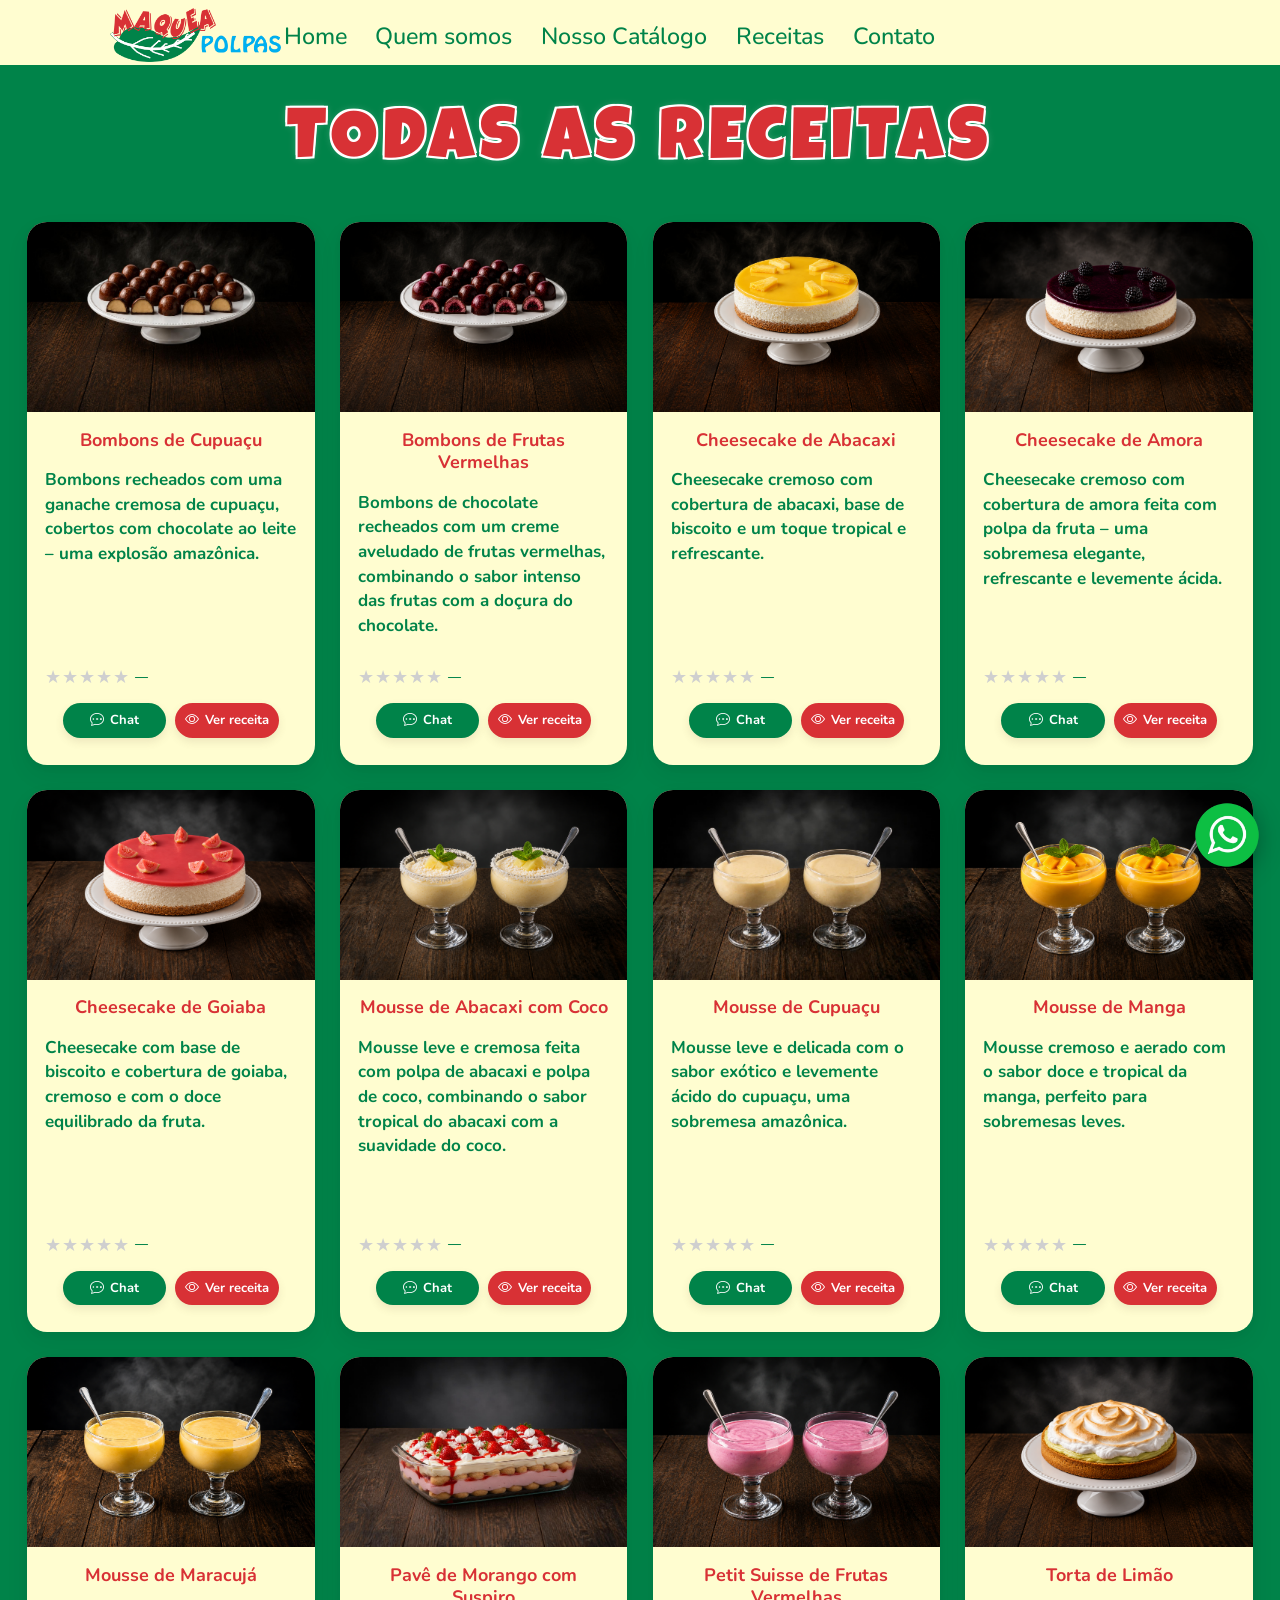
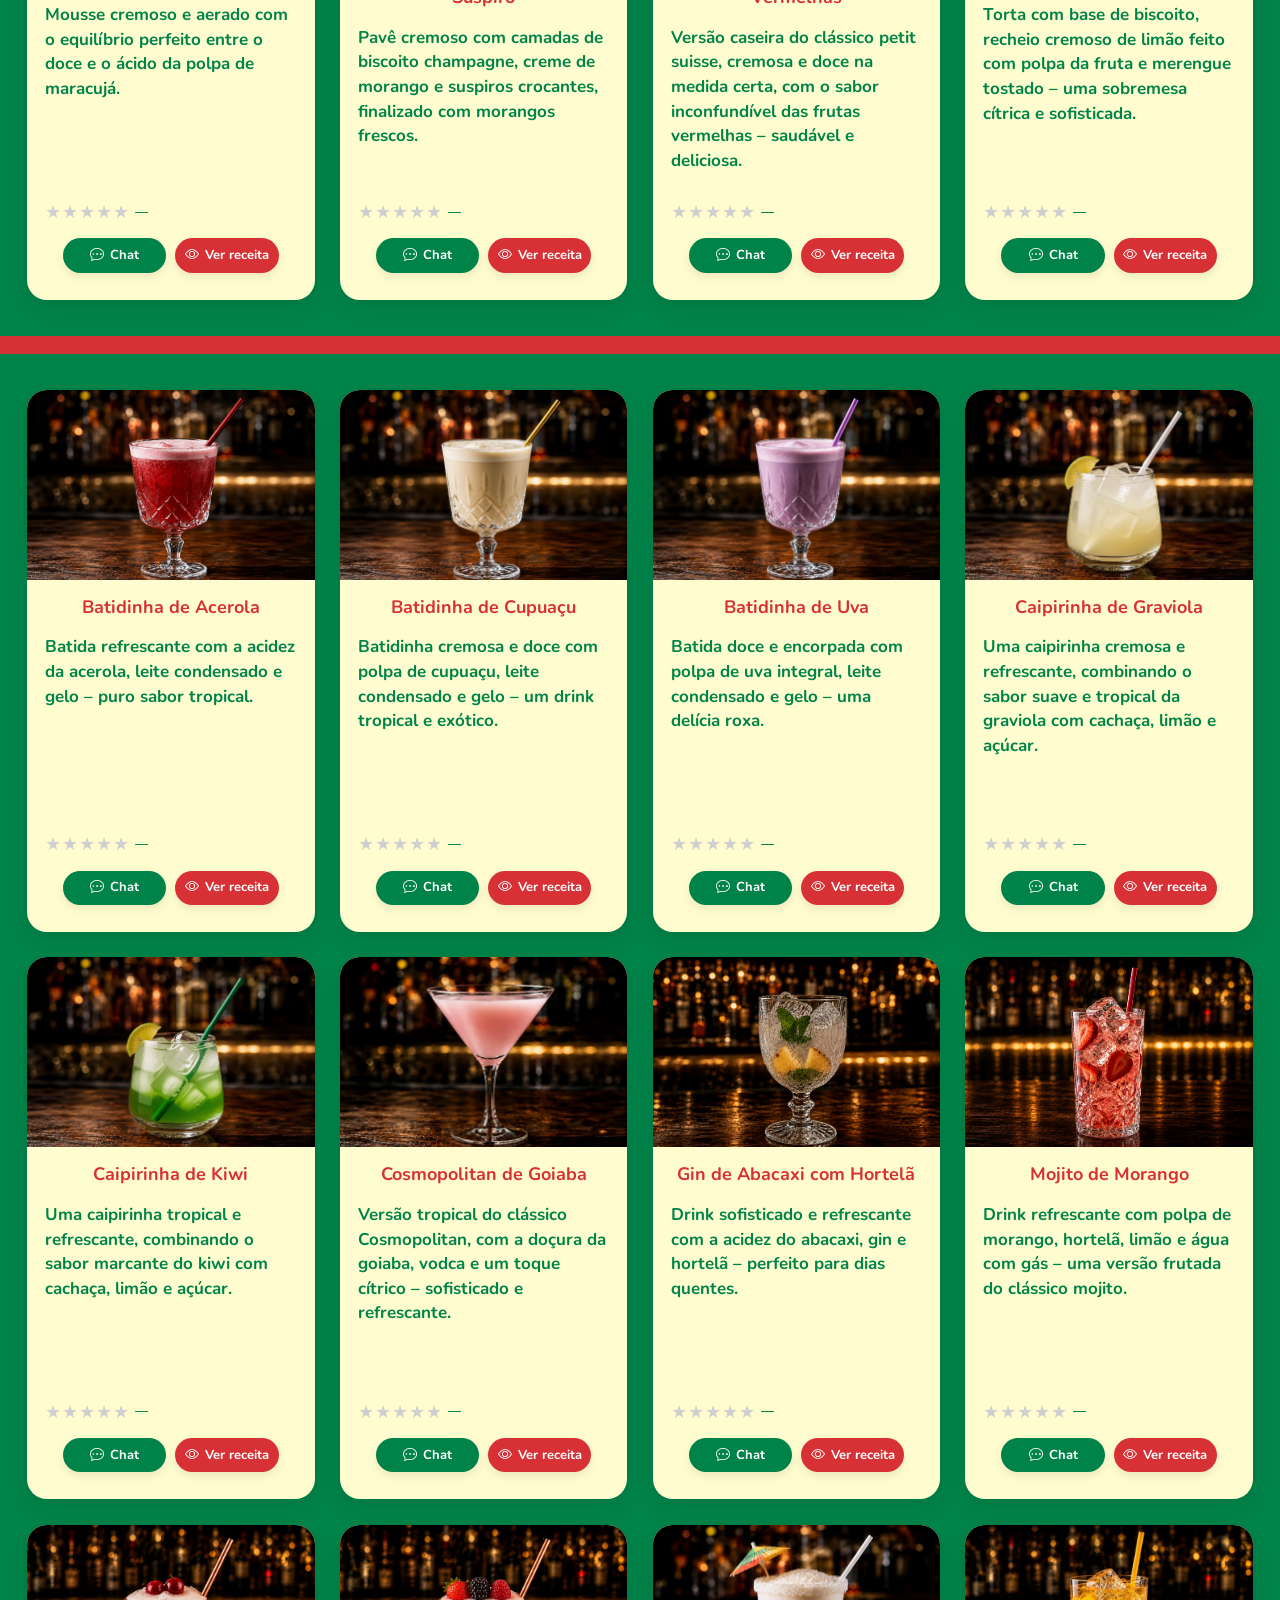
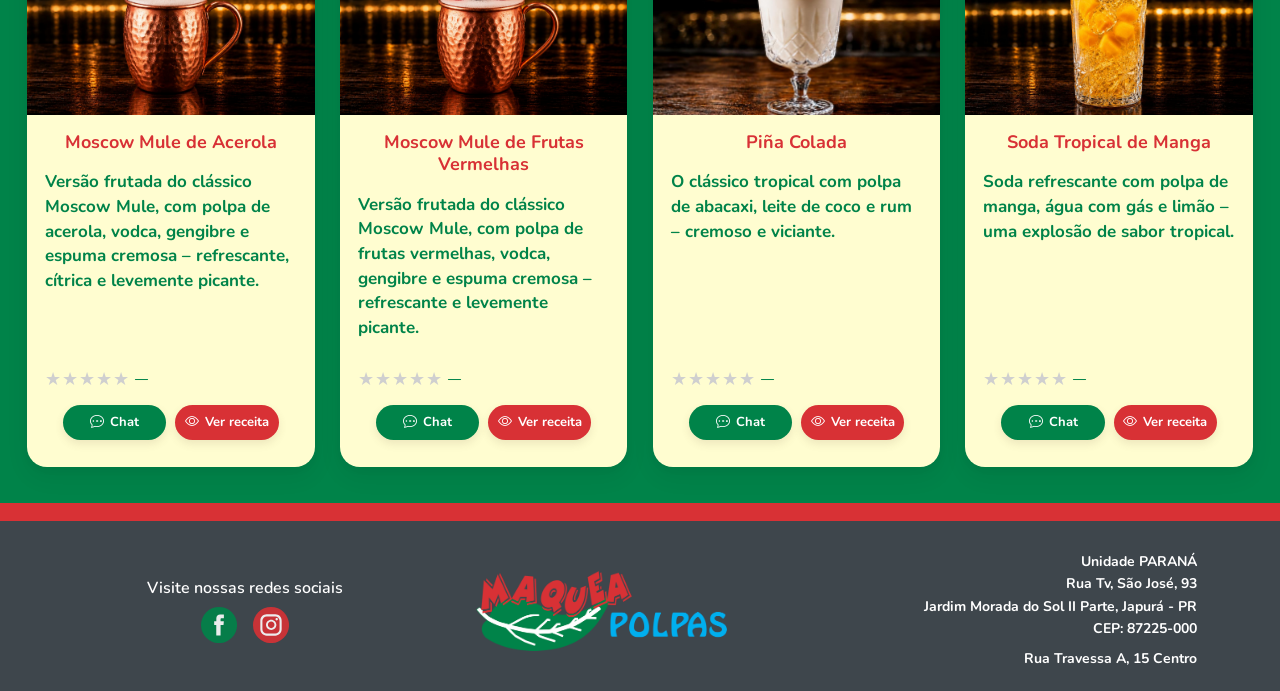
<file: MAQUEA POLPAS/Receitas/receitas.html>
<!DOCTYPE html>
<html lang="pt-BR">
<head>
  <meta charset="UTF-8" />
  <meta http-equiv="Content-Language" content="pt-br">
  <meta name="viewport" content="width=device-width, initial-scale=1.0" />
  <title>Catálogo de Receitas Sobremesas &amp; Drinks</title>

  <!-- ===== Assets compartilhados ===== -->
  <link href="./componentes-home/pages/image/favicon.ico" rel="shortcut icon">
  <link rel="preconnect" href="https://fonts.googleapis.com">
  <link rel="preconnect" href="https://fonts.gstatic.com" crossorigin>
  <link href="https://fonts.googleapis.com/css2?family=Nunito:wght@200;300;400;700;900&display=swap" rel="stylesheet">
  <link href="https://fonts.googleapis.com/css2?family=Luckiest+Guy&display=swap" rel="stylesheet">
  <link rel="stylesheet" href="https://cdn.jsdelivr.net/npm/bootstrap-icons@1.11.3/font/bootstrap-icons.min.css">
  <link rel="stylesheet" href="./componentes-home/module/bootstrap-5.1.0/css/bootstrap.min.css">
  <link rel="stylesheet" href="./componentes-home/pages/css/header.css">
  <link rel="stylesheet" href="./componentes-home/pages/css/footer.css">
  <link rel="stylesheet" href="./componentes-home/box/lgpd/front/css/view.css">

  <style>
    /* ----- RESET & BASE ----- */
    * { margin: 0; padding: 0; box-sizing: border-box; }

    html, body { overflow-x: hidden; width: 100%; }

    body {
      font-family: 'Segoe UI', Roboto, system-ui, sans-serif;
      background: #008349;
      color: #1A905A;
      min-height: 100vh;
      display: flex;
      flex-direction: column;
      font-size: 21px;
      font-weight: bold;
      transition: background 0.3s;
    }

    .receitas-main {
      flex: 1;
      padding: 100px 0 2rem 0;
      display: flex;
      flex-direction: column;
      align-items: center;
      font-size: 21px;
      font-weight: bold;
      width: 100%;
    }

    /* ============================================================
       TÍTULO PRINCIPAL
       ============================================================ */
    .titulo-principal {
      font-family: 'Luckiest Guy', 'Fredoka', 'Nunito', sans-serif;
      font-size: 4.0rem;
      font-weight: 400;
      line-height: 1.2;
      letter-spacing: 6px;
      color: #D83135;
      text-shadow:
        -2px -2px 0 #fff, 2px -2px 0 #fff,
        -2px 2px 0 #fff, 2px 2px 0 #fff,
        0 0 8px #ffffff4d;
      margin: 0 0 2rem 0;
      text-align: center;
      padding: 0 1rem;
    }
    @media (max-width: 992px) { .titulo-principal { font-size: 2.8rem; } }
    @media (max-width: 576px) { .titulo-principal { font-size: 2.2rem; } }

    /* ============================================================
       SUBMENU
       ============================================================ */
    .menu-has-sub { position: relative; }

    .menu-top-sub {
      display: none;
      position: absolute;
      left: 0;
      background-color: #FFFDD0;
      box-shadow: 0 4px 12px rgba(0, 0, 0, 0.15);
      padding: 2px 20px;
      z-index: 1000;
      border-radius: 0 !important;
    }

    .menu-has-sub .menu-top-sub { top: 39px; }
    .menu-catalogo-sub { min-width: 272px; max-width: 272px; }
    .menu-revendedor-sub { min-width: 230px; max-width: 230px; }
    .menu-has-sub:hover .menu-top-sub { display: block; }

    .menu-top-sub ul { list-style: none; padding: 0; margin: 0; }
    .menu-top-sub-item { padding: 0; }

    .menu-top-sub-item a {
      display: block;
      padding: 12px 24px;
      color: #008349 !important;
      text-decoration: none;
      font-weight: 400 !important;
      transition: color 0.3s ease, font-weight 0.3s ease;
      font-size: 18px;
      background: transparent !important;
      cursor: pointer;
    }
    .menu-top-sub-item a:hover {
      color: #008349 !important;
      font-weight: 600 !important;
      background: transparent !important;
    }

    /* ============================================================
       BARRAS SEPARADORAS
       ============================================================ */
    .barra-separadora {
      width: 100%;
      margin-left: auto;
      margin-top: 0;
      border-top: 1rem solid #D83135;
    }
    @media (max-width:700px) { .barra-separadora { margin-top: 0; border-top-width: 0.75rem; } }
    @media (max-width:450px) { .barra-separadora { margin-top: 0; border-top-width: 0.6rem; } }

    .barra-separadora-interna {
      display: block;
      width: 100vw;
      position: relative;
      left: 50%;
      transform: translateX(-50%);
      border-top: 1rem solid #D83135;
      margin-top: 2rem;
      margin-bottom: 2rem;
    }
    @media (max-width: 700px) {
      .barra-separadora-interna { border-top-width: 0.75rem; margin-top: 1.5rem; margin-bottom: 1.5rem; }
    }
    @media (max-width: 450px) {
      .barra-separadora-interna { border-top-width: 0.6rem; margin-top: 1rem; margin-bottom: 1rem; }
    }

    /* ============================================================
       CATÁLOGO (grid)
       ============================================================ */
    .catalog-grid {
      display: grid;
      grid-template-columns: repeat(4, minmax(0, 1fr));
      grid-auto-rows: 1fr;
      gap: 1.4rem;
      max-width: 1400px;
      width: 100%;
      padding: 0 1.5rem;
      align-items: stretch;
    }
    @media (max-width: 1100px) {
      .catalog-grid { grid-template-columns: repeat(3, minmax(0, 1fr)); }
    }
    @media (max-width: 800px) {
      .catalog-grid { grid-template-columns: repeat(2, minmax(0, 1fr)); }
    }
    @media (max-width: 560px) {
      .catalog-grid { grid-template-columns: 1fr; gap: 1.2rem; padding: 0 1rem; }
    }

    /* ----- CARD ----- */
    .recipe-card {
      background: #FFFDD0;
      border-radius: 20px;
      box-shadow: 0 10px 24px rgba(0, 0, 0, 0.06), 0 3px 8px rgba(0, 0, 0, 0.03);
      overflow: hidden;
      transition: transform 0.25s ease, box-shadow 0.3s ease;
      display: flex;
      flex-direction: column;
      font-size: 15px;
      font-weight: bold;
      height: 100%;
      min-height: 0;
    }
    .recipe-card:hover {
      transform: translateY(-5px);
      box-shadow: 0 16px 32px rgba(0, 0, 0, 0.08), 0 5px 12px rgba(0, 0, 0, 0.04);
    }

    :root { --card-image-height: 190px; }

    .card-image {
      width: 100%;
      height: var(--card-image-height);
      background: #DFDFDF;
      display: flex;
      align-items: center;
      justify-content: center;
      background-image: radial-gradient(circle at 20% 30%, #f1deef 0%, #ffffff 100%);
      overflow: hidden;
      flex-shrink: 0;
    }
    .card-image img { width: 100%; height: 100%; object-fit: cover; display: block; }
    .card-image span {
      background: rgba(255, 255, 255, 0.5);
      backdrop-filter: blur(4px);
      padding: 0.35rem 0.9rem;
      border-radius: 40px;
      color: #4d3a2b;
      z-index: 1;
      font-size: 15px;
      font-weight: bold;
    }

    .card-content {
      padding: 0.9rem 1rem 1rem;
      flex: 1;
      display: flex;
      flex-direction: column;
      gap: 0.45rem;
      min-height: 0;
    }

    .card-content h3 {
      color: #D83135;
      line-height: 1.25;
      text-align: center;
      font-size: 18px !important;
      font-weight: bold;
    }

    .card-content .description {
      color: #008349;
      line-height: 1.45;
      text-align: left;
      font-size: 17px;
      font-weight: bold;
      flex: 1;
    }

    /* ============================================================
       ESTRELAS — MÉDIA DEPOIS DAS ESTRELAS
       ============================================================ */
    .card-interactions {
      display: flex;
      align-items: center;
      justify-content: flex-start;
      gap: 0.4rem;
      margin-top: 0.2rem;
      flex-wrap: wrap;
    }

    .stars-wrap {
      display: inline-flex;
      align-items: center;
      gap: 6px;
      flex-wrap: wrap;
    }

    .stars {
      display: inline-flex;
      gap: 1px;
      font-size: 18px;
      line-height: 1;
      user-select: none;
    }
    .star {
      cursor: pointer;
      color: #cfcfcf;
      transition: transform 0.15s ease, color 0.15s ease;
      background: none;
      border: none;
      padding: 0;
      font-size: inherit;
      line-height: 1;
      font-family: inherit;
    }
    .star:hover { transform: scale(1.15); }
    .star.active { color: #F5B301; }
    .star.hovered { color: #F5B301; }

    .rating-info {
      font-size: 13px;
      color: #008349;
      font-weight: bold;
      white-space: nowrap;
    }

    /* ============================================================
       RODAPÉ DO CARD: Chat + Ver receita
       ============================================================ */
    .card-footer {
      display: flex;
      gap: 0.5rem;
      margin-top: auto;
      width: 100%;
      padding-top: 0.5rem;
      background-color: transparent !important;
      border-top: none !important;
      flex-shrink: 0;
    }

    .card-footer .chat-btn,
    .card-footer .btn-recipe {
      flex: 1 1 0;
      min-width: 0;
      display: inline-flex;
      align-items: center;
      justify-content: center;
      gap: 6px;
      padding: 0.45rem 0.6rem;
      border-radius: 40px;
      cursor: pointer;
      font-size: 13px;
      font-weight: bold;
      font-family: inherit;
      border: none;
      transition: background 0.2s, transform 0.1s;
      box-shadow: 0 4px 8px rgba(107, 76, 59, 0.12);
      white-space: nowrap;
      overflow: hidden;
      text-overflow: ellipsis;
    }

    .card-footer .chat-btn {
      background: #008349;
      color: #fff;
    }
    .card-footer .chat-btn:hover { background: #D83135; transform: scale(1.02); }
    .card-footer .chat-btn i { font-size: 14px; }
    .card-footer .chat-btn .msg-count {
      background: #D83135;
      color: #fff;
      border-radius: 50%;
      font-size: 10px;
      min-width: 16px;
      height: 16px;
      display: inline-flex;
      align-items: center;
      justify-content: center;
      padding: 0 4px;
      flex-shrink: 0;
    }
    .card-footer .chat-btn:hover .msg-count { background: #fff; color: #D83135; }

    .card-footer .btn-recipe {
      background: #D83135;
      color: #fff;
    }
    .card-footer .btn-recipe:hover { background: #008349; transform: scale(1.02); }
    .card-footer .btn-recipe i { font-size: 14px; }

    /* ============================================================
       MODAL RECEITA
       ============================================================ */
    .modal-overlay {
      position: fixed;
      top: 0; left: 0;
      width: 100%; height: 100%;
      background: rgba(0, 0, 0, 0.8);
      backdrop-filter: blur(6px);
      display: flex;
      align-items: center;
      justify-content: center;
      opacity: 0;
      visibility: hidden;
      transition: opacity 0.3s ease, visibility 0s 0.3s;
      z-index: 2147483647;
      padding: 20px;
    }
    .modal-overlay.active {
      opacity: 1;
      visibility: visible;
      transition: opacity 0.3s ease, visibility 0s 0s;
    }

    .modal {
      display: block;
      background: #FFFDD0;
      max-width: 1200px;
      width: 95%;
      height: auto;
      min-height: 400px;
      border-radius: 30px;
      padding: 30px 35px 35px;
      box-shadow: 0 40px 80px rgba(0, 0, 0, 0.2);
      transform: scale(0.92) translateY(20px);
      transition: transform 0.3s ease;
      max-height: 85vh;
      overflow-y: auto;
      position: relative;
      font-size: 20px;
      font-weight: bold;
    }
    .modal::-webkit-scrollbar { width: 6px; }
    .modal::-webkit-scrollbar-track { background: #f1f1f1; border-radius: 10px; }
    .modal::-webkit-scrollbar-thumb { background: #D83135; border-radius: 10px; }
    .modal-overlay.active .modal { transform: scale(1) translateY(0); }

    .modal-close {
      position: sticky;
      top: 0;
      float: right;
      background: rgba(0, 0, 0, 0.08);
      border: none;
      color: #7d6a58;
      cursor: pointer;
      transition: color 0.2s, transform 0.2s, background 0.2s;
      line-height: 1;
      padding: 0;
      width: 38px;
      height: 38px;
      border-radius: 50%;
      display: flex;
      align-items: center;
      justify-content: center;
      font-size: 28px;
      z-index: 10;
      flex-shrink: 0;
      margin-bottom: 0;
      font-family: inherit;
    }
    .modal-close:hover { background: rgba(0, 0, 0, 0.15); transform: rotate(90deg); }

    .modal h2 {
      color: #D83135;
      margin-right: 2rem;
      margin-bottom: 15px;
      line-height: 1.2;
      font-size: 22px !important;
      font-weight: bold;
      margin-top: -4px;
    }
    .modal .subtitle {
      color: #008349;
      margin-bottom: 20px;
      padding-bottom: 0;
      font-size: 20px !important;
      font-weight: bold;
    }
    .modal-section { margin-bottom: 1rem; margin-top: 35px; }
    .modal-section:first-of-type { margin-top: 0; }
    .modal-section h4 {
      color: #D83135;
      margin-bottom: 0.5rem;
      display: flex;
      align-items: center;
      gap: 0.5rem;
      font-size: 20px !important;
      font-weight: bold;
    }
    .modal-section h4::before {
      content: '';
      display: inline-block;
      width: 5px; height: 20px;
      background: #008349;
      border-radius: 6px;
    }
    .modal-section ul {
      list-style: none;
      display: flex;
      flex-wrap: wrap;
      gap: 0.5rem 1rem;
      padding-left: 0;
    }
    .modal-section ul li {
      background: #D83135;
      padding: 0.3rem 1rem;
      border-radius: 30px;
      color: #ffffff;
      font-size: 20px !important;
      font-weight: bold;
    }
    .modal-section p {
      white-space: pre-line;
      color: #008349;
      line-height: 1.6;
      font-size: 20px !important;
      font-weight: bold;
      margin: 0;
    }

    @media (max-width: 700px) {
      .modal { max-width: 95%; padding: 20px 22px 24px; min-height: 300px; font-size: 18px; max-height: 80vh; }
      .modal h2 { font-size: 20px !important; margin-bottom: 12px; }
      .modal .subtitle { font-size: 18px !important; margin-bottom: 12px; }
      .modal-section { margin-top: 12px; }
      .modal-section h4 { font-size: 18px !important; }
      .modal-section ul li { font-size: 18px !important; }
      .modal-section p { font-size: 18px !important; }
      .modal-close { width: 36px; height: 36px; font-size: 26px; }
    }
    @media (max-width: 500px) {
      .modal { max-width: 98%; padding: 16px 16px 20px; min-height: 250px; font-size: 16px; max-height: 75vh; }
      .modal h2 { font-size: 18px !important; margin-bottom: 10px; }
      .modal .subtitle { font-size: 16px !important; margin-bottom: 10px; }
      .modal-section { margin-top: 10px; }
      .modal-section h4 { font-size: 16px !important; }
      .modal-section ul li { font-size: 16px !important; }
      .modal-section p { font-size: 16px !important; }
      .modal-close { width: 32px; height: 32px; font-size: 22px; }
    }

    @media (max-width: 600px) {
      .receitas-main { padding: 40px 0 1rem 0; }
    }

    body.scrolling .recipe-card:hover { transform: none !important; box-shadow: none !important; }

    /* ============================================================
       MODAL DE CHAT
       ============================================================ */
    .chat-overlay {
      position: fixed;
      inset: 0;
      background: rgba(0, 0, 0, 0.8);
      backdrop-filter: blur(6px);
      display: flex;
      align-items: center;
      justify-content: center;
      opacity: 0;
      visibility: hidden;
      transition: opacity 0.3s ease, visibility 0s 0.3s;
      z-index: 2147483647;
      padding: 20px;
    }
    .chat-overlay.active {
      opacity: 1;
      visibility: visible;
      transition: opacity 0.3s ease, visibility 0s 0s;
    }

    .chat-modal {
      background: #FFFDD0;
      max-width: 720px;
      width: 100%;
      max-height: 88vh;
      border-radius: 28px;
      padding: 26px 28px 22px;
      box-shadow: 0 40px 80px rgba(0, 0, 0, 0.25);
      display: flex;
      flex-direction: column;
      transform: scale(0.94) translateY(15px);
      transition: transform 0.3s ease;
      overflow: hidden;
      position: relative;
    }
    .chat-overlay.active .chat-modal { transform: scale(1) translateY(0); }

    .chat-header {
      display: flex;
      align-items: flex-start;
      justify-content: space-between;
      gap: 12px;
      margin-bottom: 14px;
    }
    .chat-header h3 {
      color: #D83135;
      font-size: 22px !important;
      font-weight: bold;
      line-height: 1.25;
      margin: 0;
    }
    .chat-header p {
      color: #008349;
      font-size: 14px;
      font-weight: bold;
      margin: 4px 0 0;
    }
    .chat-close {
      background: rgba(0, 0, 0, 0.08);
      border: none;
      color: #7d6a58;
      cursor: pointer;
      width: 36px; height: 36px;
      border-radius: 50%;
      font-size: 24px;
      display: flex;
      align-items: center;
      justify-content: center;
      transition: background 0.2s, transform 0.2s;
      flex-shrink: 0;
      font-family: inherit;
    }
    .chat-close:hover { background: rgba(0, 0, 0, 0.15); transform: rotate(90deg); }

    .chat-list {
      flex: 1;
      overflow-y: auto;
      padding: 6px 4px 6px 0;
      margin-bottom: 14px;
      display: flex;
      flex-direction: column;
      gap: 12px;
      min-height: 120px;
    }
    .chat-list::-webkit-scrollbar { width: 6px; }
    .chat-list::-webkit-scrollbar-track { background: #f1f1f1; border-radius: 10px; }
    .chat-list::-webkit-scrollbar-thumb { background: #D83135; border-radius: 10px; }

    .chat-empty {
      text-align: center;
      color: #008349;
      font-size: 15px;
      font-weight: bold;
      padding: 24px 10px;
      opacity: 0.8;
    }

    .chat-message {
      background: #fff8dc;
      border-left: 5px solid #008349;
      border-radius: 12px;
      padding: 10px 14px;
      box-shadow: 0 3px 8px rgba(0,0,0,0.05);
    }
    .chat-message .cm-top {
      display: flex;
      justify-content: space-between;
      gap: 10px;
      flex-wrap: wrap;
      margin-bottom: 6px;
    }
    .chat-message .cm-name {
      color: #D83135;
      font-size: 15px;
      font-weight: bold;
    }
    .chat-message .cm-date {
      color: #008349;
      font-size: 12px;
      font-weight: bold;
      opacity: 0.85;
    }
    .chat-message .cm-text {
      color: #008349;
      font-size: 15px;
      font-weight: bold;
      line-height: 1.5;
      white-space: pre-wrap;
      word-break: break-word;
      margin-bottom: 8px;
    }
    /* Avaliação exibida ABAIXO da mensagem */
    .chat-message .cm-rating {
      display: flex;
      align-items: center;
      gap: 8px;
      border-top: 1px dashed #00834955;
      padding-top: 8px;
      margin-top: 4px;
    }
    .chat-message .cm-rating-stars {
      color: #F5B301;
      font-size: 16px;
      letter-spacing: 2px;
      line-height: 1;
    }
    .chat-message .cm-rating-stars .off { color: #cfcfcf; }
    .chat-message .cm-rating-label {
      color: #008349;
      font-size: 12px;
      font-weight: bold;
      opacity: 0.9;
    }

    .chat-form {
      border-top: 2px dashed #00834955;
      padding-top: 14px;
    }
    .chat-form .form-row {
      display: flex;
      gap: 10px;
      flex-wrap: wrap;
      margin-bottom: 10px;
    }
    .chat-form input,
    .chat-form textarea {
      width: 100%;
      border: 2px solid #00834955;
      border-radius: 12px;
      padding: 9px 12px;
      font-size: 14px;
      font-weight: bold;
      font-family: inherit;
      color: #008349;
      background: #fffef5;
      outline: none;
      transition: border-color 0.2s;
    }
    .chat-form input:focus,
    .chat-form textarea:focus { border-color: #008349; }

    .chat-form .form-row input { flex: 1 1 100%; }

    .chat-form textarea {
      resize: vertical;
      min-height: 80px;
      max-height: 160px;
      margin-bottom: 6px;
    }

    .char-counter {
      font-size: 12px;
      color: #008349;
      font-weight: bold;
      text-align: right;
      margin-bottom: 8px;
    }
    .char-counter.limit { color: #D83135; }

    .chat-form .form-actions {
      display: flex;
      justify-content: flex-end;
      gap: 10px;
      align-items: center;
      flex-wrap: wrap;
    }

    .chat-form .form-error {
      color: #D83135;
      font-size: 13px;
      font-weight: bold;
      margin-right: auto;
    }

    .btn-send {
      background: #D83135;
      color: #fff;
      border: none;
      border-radius: 30px;
      padding: 10px 26px;
      font-size: 15px;
      font-weight: bold;
      cursor: pointer;
      transition: background 0.2s, transform 0.1s;
      display: inline-flex;
      align-items: center;
      gap: 6px;
      font-family: inherit;
    }
    .btn-send:hover { background: #008349; transform: scale(1.03); }

    @media (max-width: 600px) {
      .chat-modal { padding: 18px 16px 16px; max-height: 92vh; border-radius: 22px; }
      .chat-header h3 { font-size: 18px !important; }
    }

    /* ============================================================
       WHATSAPP FLOAT
       ============================================================ */
    .whatsapp-float {
      position: fixed;
      bottom: 30px;
      right: 18px;
      z-index: 9999;
      display: inline-block;
      text-decoration: none;
      transition: transform 0.3s cubic-bezier(0.25, 0.46, 0.45, 0.94);
    }
    .whatsapp-float img {
      width: 70px; height: 70px;
      object-fit: contain;
      filter: drop-shadow(0 4px 12px rgba(0,0,0,0.3));
      transition: transform 0.3s cubic-bezier(0.25, 0.46, 0.45, 0.94);
    }
    .whatsapp-float:hover img { transform: scale(1.12) rotate(-4deg); }
    .whatsapp-float:active img { transform: scale(0.92); }
    .whatsapp-float .whatsapp-tooltip {
      position: absolute;
      right: calc(100% + 12px);
      top: 50%;
      transform: translateY(-50%) translateX(10px);
      background: rgba(0, 0, 0, 0.8);
      color: #fff;
      padding: 6px 14px;
      border-radius: 20px;
      font-size: 14px;
      font-weight: 500;
      white-space: nowrap;
      opacity: 0;
      pointer-events: none;
      transition: opacity 0.3s ease, transform 0.3s ease;
      font-family: 'Nunito', sans-serif;
    }
    .whatsapp-float .whatsapp-tooltip::after {
      content: "";
      position: absolute;
      right: -8px; top: 50%;
      transform: translateY(-50%);
      border-left: 8px solid rgba(0, 0, 0, 0.8);
      border-top: 8px solid transparent;
      border-bottom: 8px solid transparent;
    }
    .whatsapp-float:hover .whatsapp-tooltip { opacity: 1; transform: translateY(-50%) translateX(0); }
    @media (max-width: 576px) {
      .whatsapp-float { bottom: 20px; right: 20px; }
      .whatsapp-float img { width: 48px; height: 48px; }
      .whatsapp-float .whatsapp-tooltip { display: none; }
    }
    @media (max-width: 400px) {
      .whatsapp-float { bottom: 16px; right: 16px; }
      .whatsapp-float img { width: 40px; height: 40px; }
    }

    /* ============================================================
       RODAPÉ
       ============================================================ */
    .footer-custom { background-color: #3E464C; padding: 30px 0 20px; }
    .footer-layout {
      display: flex;
      justify-content: space-between;
      align-items: center;
      flex-wrap: wrap;
      gap: 20px;
    }
    .footer-left { flex: 1 1 auto; text-align: center; min-width: 150px; }
    .footer-center { flex: 0 0 auto; margin: 0 50px; }
    .footer-right { flex: 1 1 auto; text-align: right; min-width: 150px; }
    .footer-left p { color: #ffffff; font-weight: 600; font-size: 16px; margin: 0 0 8px 0; }
    .footer-left .redes-sociais-icons { display: flex; gap: 16px; justify-content: center; margin-top: 4px; }
    .footer-left .redes-sociais-icons a {
      display: inline-block; width: 36px; height: 36px;
      background-size: contain; background-repeat: no-repeat; background-position: center;
      opacity: 0.9; transition: opacity 0.2s;
    }
    .footer-left .redes-sociais-icons a:hover { opacity: 1; }
    .redesocial-icon.facebook {
      background-image: url('[data-uri]');
    }
    .redesocial-icon.instagram {
      background-image: url('[data-uri]');
    }
    .footer-center img { max-height: 80px; width: auto; display: block; }
    .footer-right .endereco { font-size: 14px; line-height: 1.6; color: #ffffff; }
    .footer-right .endereco strong { font-weight: 700; color: #ffffff; }

    @media (max-width: 768px) {
      .footer-layout { flex-direction: column; align-items: center; text-align: center; }
      .footer-left, .footer-right { flex: 0 0 auto; width: 100%; text-align: center; }
      .footer-center { margin: 10px 0; }
      .footer-right .endereco { text-align: center; }
      .footer-center img { max-height: 60px; }
    }
    @media (max-width: 480px) {
      .footer-left p { font-size: 14px; }
      .footer-right .endereco { font-size: 13px; }
    }
  </style>
</head>
<body>

  <!-- BLOCO SEARCH-BKG -->
  <div class="search-bkg">
    <div class="container">
      <div class="search-content">
        <span class="icon search-icon-close" onclick="document.querySelector('.search-bkg').classList.toggle('on');"></span>
        <form action="./busca" method="POST" class="search-menu">
          <label>
            Digite sua busca e aperte enter
            <input type="text" name="s" placeholder="Buscar" autocomplete="off">
            <input type="submit" name="ok" style="display:none;">
          </label>
        </form>
      </div>
    </div>
  </div>

  <!-- HEADER -->
  <header class="header">
    <div class="container">
      <div class="row">
        <div class="col-5 col-sm-3 col-md-2">
          <a href="../Princpal/home.html">
            <div class="marca">
              <img src="./componentes-home/pages/image/logo1.png" alt="GEBON">
            </div>
          </a>
        </div>

        <div class="col-3 col-sm-8 col-md-9">
          <nav class="menu-top">
            <ul>
              <li class="menu-empresa"><a href="../Princpal/home.html">Home</a></li>
              <li class="menu-onde-encontrar"><a href="../QuemSomos/quem-somos.html">Quem somos</a></li>
              <li class="menu-catalogo menu-has-sub">
                <a href="../SaboresGOOD/index.html">Nosso Catálogo</a>
                <div class="menu-top-sub menu-catalogo-sub">
                  <ul>
                    <li class="menu-top-sub-item"><a href="../SaboresGOOD/index.html">Linha Completa</a></li>
                    <li class="menu-top-sub-item"><a href="../SaboresGOOD/tropical.html">Linha Tropical</a></li>
                    <li class="menu-top-sub-item"><a href="../SaboresGOOD/premium.html">Linha Frutas Premium</a></li>
                    <li class="menu-top-sub-item"><a href="../SaboresGOOD/acai.html">Linha Açaí</a></li>
                    <li class="menu-top-sub-item"><a href="../SaboresGOOD/variados.html">Linha Variados</a></li>
                  </ul>
                </div>
              </li>
              <li class="menu-revendedor menu-has-sub">
                <a>Receitas</a>
                <div class="menu-top-sub menu-revendedor-sub">
                  <ul>
                    <li class="menu-top-sub-item"><a data-categoria="todas">Todas as Receitas</a></li>
                    <li class="menu-top-sub-item"><a data-categoria="sobremesa">Sobremesas</a></li>
                    <li class="menu-top-sub-item"><a data-categoria="drink">Drinks</a></li>
                  </ul>
                </div>
              </li>
              <li class="menu-franquia menu-has-sub"><a href="../Contato/index.html">Contato</a></li>
            </ul>
          </nav>
        </div>

        <div class="col-4 col-sm-1">
          <div class="menu-hamb d-sm-none" onclick="document.querySelector('.menu-top').classList.toggle('open');">
            <div></div><div></div><div></div>
          </div>
          <div onclick="document.querySelector('.search-bkg').classList.toggle('on');" class="search-icon"></div>
        </div>
      </div>
    </div>
  </header>

  <!-- MAIN -->
  <main class="receitas-main">
    <h1 class="titulo-principal" id="tituloLinha">TODAS AS RECEITAS</h1>

    <div class="catalog-grid" id="catalogGrid"></div>

    <!-- MODAL RECEITA -->
    <div class="modal-overlay" id="modalOverlay">
      <div class="modal" id="modalContent">
        <button class="modal-close" id="modalClose" aria-label="Fechar">✕</button>
        <h2 id="modalTitle">Título</h2>
        <div class="subtitle" id="modalSubtitle">Descrição</div>
        <div class="modal-section">
          <h4>Ingredientes</h4>
          <ul id="modalIngredients"></ul>
        </div>
        <div class="modal-section">
          <h4>Modo de preparo</h4>
          <p id="modalInstructions"></p>
        </div>
      </div>
    </div>

    <!-- MODAL CHAT -->
    <div class="chat-overlay" id="chatOverlay">
      <div class="chat-modal" role="dialog" aria-modal="true">
        <div class="chat-header">
          <div>
            <h3 id="chatTitle">Comentários da receita</h3>
            <p id="chatSubtitle">Deixe sua mensagem ou veja o que já disseram.</p>
          </div>
          <button class="chat-close" id="chatClose" aria-label="Fechar">✕</button>
        </div>

        <div class="chat-list" id="chatList"></div>

        <form class="chat-form" id="chatForm" novalidate>
          <div class="form-row">
            <input type="text" id="chatName" name="chatName" placeholder="Seu nome" maxlength="80" required>
          </div>

          <div class="form-row" style="align-items:center; gap:8px;">
            <label style="font-size:13px; color:#008349; font-weight:bold;">Sua nota:</label>
            <div id="chatStars" class="stars" role="radiogroup" aria-label="Escolha sua nota">
              <button type="button" class="star" data-value="1" aria-label="1 estrela">★</button>
              <button type="button" class="star" data-value="2" aria-label="2 estrelas">★</button>
              <button type="button" class="star" data-value="3" aria-label="3 estrelas">★</button>
              <button type="button" class="star" data-value="4" aria-label="4 estrelas">★</button>
              <button type="button" class="star" data-value="5" aria-label="5 estrelas">★</button>
            </div>
            <span id="chatStarsInfo" style="font-size:12px; color:#008349; font-weight:bold;">(opcional)</span>
          </div>

          <textarea id="chatMessage" name="chatMessage" placeholder="Digite sua mensagem (até 3000 caracteres)..." maxlength="3000" required></textarea>
          <div class="char-counter" id="charCounter">0 / 3000</div>
          <div class="form-actions">
            <span class="form-error" id="chatError"></span>
            <button type="submit" class="btn-send"><i class="bi bi-send"></i> Enviar mensagem</button>
          </div>
        </form>
      </div>
    </div>

  </main>

  <!-- BARRA SEPARADORA VERMELHA -->
  <div class="barra-separadora" style="margin-top:0; border-top:1rem solid #D83135;"></div>

  <!-- RODAPÉ -->
  <footer class="footer-custom">
    <div class="container">
      <div class="footer-layout">
        <div class="footer-left">
          <p>Visite nossas redes sociais</p>
          <div class="redes-sociais-icons">
            <a href="https://www.facebook.com/GebonSorvetesoficial/" target="_blank"><span class="redesocial-icon facebook"></span></a>
            <a href="https://www.instagram.com/gebonsorvetes/" target="_blank"><span class="redesocial-icon instagram"></span></a>
          </div>
        </div>

        <div class="footer-center">
          <a href="../Princpal/home.html">
            <img src="./componentes-home/image/logo1.png" alt="Maquea Polpas" />
          </a>
        </div>

        <div class="footer-right">
          <div class="endereco">
            <strong>Unidade PARANÁ</strong><br>
            Rua Tv, São José, 93<br>
            Jardim Morada do Sol II Parte, Japurá - PR<br>
            CEP: 87225-000
          </div>
          <div style="margin: 8px 0;"></div>
          <div class="endereco">Rua Travessa A, 15 Centro<br></div>
        </div>
      </div>
    </div>
  </footer>

  <!-- WHATSAPP FLOAT -->
  <a href="https://wa.me/554497585990?text=Ol%C3%A1%2C%20tudo%20bem%20%3F%20Vim%20pelo%20Site%20de%20voc%C3%AAs%21"
     target="_blank" class="whatsapp-float" aria-label="Fale conosco no WhatsApp">
    <img src="./img/LogoWPP.png" alt="WhatsApp">
  </a>

  <!-- ============================================================
       SCRIPTS
       ============================================================ -->
  <script>
    function set_lgpd() {
      var d = new Date();
      d.setTime(d.getTime() + (365 * 24 * 60 * 60 * 1000));
      document.cookie = "__lgpd=" + d + "; expires=" + d.toUTCString() + "; path=/;";
      var banner = document.getElementById('cookie-banner-lgpd');
      if (banner) banner.classList.add('cookie-banner-lgpd-hidden');
    }
  </script>

  <script>
    // -------------------------------------------------------------
    // RESET inicial
    // -------------------------------------------------------------
    (function resetarDadosAntigos() {
      const RESET_FLAG = 'receitasResetV2';
      try {
        if (!localStorage.getItem(RESET_FLAG)) {
          localStorage.removeItem('recipeComments');
          localStorage.removeItem('recipeRatings');
          localStorage.setItem(RESET_FLAG, '1');
          console.log('Chats e avaliações antigos foram limpos.');
        }
      } catch (e) {}
    })();

    // -------------------------------------------------------------
    // 0. SCROLL
    // -------------------------------------------------------------
    window.addEventListener('scroll', function() {
      if (window.scrollY > 50) document.body.classList.add('scrolled');
      else document.body.classList.remove('scrolled');
    });

    // -------------------------------------------------------------
    // 1. DADOS DAS RECEITAS
    // -------------------------------------------------------------
    const allRecipes = [
      { id: 1, name: 'Bombons de Cupuaçu', description: 'Bombons recheados com uma ganache cremosa de cupuaçu, cobertos com chocolate ao leite – uma explosão amazônica.', image: 'img/receitas/bombonscupuacu.png', imageEmoji: '🍫', ingredients: ['Polpa de cupuaçu (150g)','Chocolate ao leite (300g)','Creme de leite (100g)','Açúcar (50g)','Manteiga (20g)'], instructions: 'Derreta o chocolate em banho-maria. À parte, aqueça a polpa de cupuaçu com o açúcar até reduzir um pouco, adicione o creme de leite e a manteiga, mexa até engrossar. Deixe esfriar. Modele bolinhas com o recheio, mergulhe no chocolate derretido e coloque para endurecer sobre papel manteiga.' },
      { id: 2, name: 'Bombons de Frutas Vermelhas', description: 'Bombons de chocolate recheados com um creme aveludado de frutas vermelhas, combinando o sabor intenso das frutas com a doçura do chocolate.', image: 'img/receitas/BombonsdeFrutasVermelhas.png', imageEmoji: '🍓', ingredients: ['Polpa de frutas vermelhas (200g)','Chocolate meio amargo ou ao leite (350g)','Creme de leite (100g)','Leite condensado (80g)','Manteiga (15g)'], instructions: 'Aqueça a polpa de frutas vermelhas em fogo baixo até reduzir levemente. Acrescente o leite condensado, o creme de leite e a manteiga, mexendo até formar um creme consistente. Deixe esfriar completamente. Derreta o chocolate e faça uma camada nas formas de bombom. Leve à geladeira por 10 minutos, recheie com o creme de frutas vermelhas e cubra com mais chocolate derretido. Retorne à geladeira por cerca de 30 minutos ou até os bombons endurecerem. Desenforme e sirva.' },
      { id: 3, name: 'Cheesecake de Abacaxi', description: 'Cheesecake cremoso com cobertura de abacaxi, base de biscoito e um toque tropical e refrescante.', image: 'img/receitas/CheesecakedeAbacaxi.png', imageEmoji: '🍍', ingredients: ['Biscoito maisena (200g)','Manteiga (100g)','Cream cheese (500g)','Açúcar (150g)','Ovos (2)','Polpa de abacaxi (200g)','Gelatina incolor (12g)'], instructions: 'Triture o biscoito e misture com a manteiga derretida, forre o fundo de uma forma. Bata o cream cheese, açúcar e ovos até ficar liso. Despeje sobre a base e asse a 160°C por 40 minutos. Prepare a cobertura: aqueça a polpa de abacaxi com açúcar a gosto, adicione a gelatina hidratada. Despeje sobre o cheesecake já frio e leve à geladeira por 4 horas.' },
      { id: 4, name: 'Cheesecake de Amora', description: 'Cheesecake cremoso com cobertura de amora feita com polpa da fruta – uma sobremesa elegante, refrescante e levemente ácida.', image: 'img/receitas/CheesecakedeAmora.png', imageEmoji: '🫐', ingredients: ['Polpa de amora (250g)','Biscoito maisena triturado (200g)','Manteiga derretida (100g)','Cream cheese (400g)','Leite condensado (1 lata)','Creme de leite (1 caixa)','Gelatina incolor sem sabor (1 envelope)','Açúcar (100g)','Água (50ml)'], instructions: 'Misture o biscoito triturado com a manteiga até formar uma farofa úmida e pressione no fundo de uma forma de aro removível. Leve à geladeira por 20 minutos. Bata o cream cheese, o leite condensado, o creme de leite e a gelatina hidratada e dissolvida até obter um creme homogêneo. Despeje sobre a base e leve à geladeira por pelo menos 4 horas. Para a cobertura, cozinhe a polpa de amora com o açúcar e a água até formar uma calda levemente espessa. Deixe esfriar completamente, espalhe sobre o cheesecake e sirva gelado.' },
      { id: 5, name: 'Cheesecake de Goiaba', description: 'Cheesecake com base de biscoito e cobertura de goiaba, cremoso e com o doce equilibrado da fruta.', image: 'img/receitas/CheesecakedeGoiaba.png', imageEmoji: '🍐', ingredients: ['Biscoito maisena (200g)','Manteiga (100g)','Cream cheese (500g)','Açúcar (150g)','Ovos (2)','Polpa de goiaba (200g)','Gelatina incolor (12g)'], instructions: 'Triture o biscoito e misture com a manteiga derretida, forre o fundo de uma forma. Bata o cream cheese, açúcar e ovos até ficar liso. Despeje sobre a base e asse a 160°C por 40 minutos. Prepare a cobertura: aqueça a polpa de goiaba com açúcar a gosto, adicione a gelatina hidratada. Despeje sobre o cheesecake já frio e leve à geladeira por 4 horas.' },
      { id: 6, name: 'Mousse de Abacaxi com Coco', description: 'Mousse leve e cremosa feita com polpa de abacaxi e polpa de coco, combinando o sabor tropical do abacaxi com a suavidade do coco.', image: 'img/receitas/MousseDeAbacaxiComCoco.png', imageEmoji: '🍍', ingredients: ['Polpa de abacaxi (200g)','Polpa de coco (100g)','Leite condensado (1 lata – 395g)','Creme de leite (1 caixa – 200g)','Gelatina incolor sem sabor (1 envelope – 12g)','Água (5 colheres de sopa para hidratar a gelatina)','Coco ralado para decorar'], instructions: 'Hidrate e dissolva a gelatina conforme as instruções da embalagem. Bata no liquidificador a polpa de abacaxi, a polpa de coco, o leite condensado, o creme de leite e a gelatina dissolvida até obter um creme homogêneo. Distribua em taças ou em um refratário, leve à geladeira por cerca de 4 horas ou até firmar. Finalize com coco ralado antes de servir.' },
      { id: 7, name: 'Mousse de Cupuaçu', description: 'Mousse leve e delicada com o sabor exótico e levemente ácido do cupuaçu, uma sobremesa amazônica.', image: 'img/receitas/MousseDeCupuacu.png', imageEmoji: '🍬', ingredients: ['Polpa de cupuaçu (300g)','Leite condensado (1 lata – 395g)','Creme de leite (1 caixa – 200g)','Gelatina incolor (12g)'], instructions: 'Hidrate a gelatina. Bata a polpa de cupuaçu, leite condensado e creme de leite no liquidificador. Adicione a gelatina dissolvida e bata rapidamente. Distribua em taças e leve à geladeira por 3 horas.' },
      { id: 8, name: 'Mousse de Manga', description: 'Mousse cremoso e aerado com o sabor doce e tropical da manga, perfeito para sobremesas leves.', image: 'img/receitas/MoussedeManga.png', imageEmoji: '🥭', ingredients: ['Polpa de manga (300g)','Leite condensado (1 lata – 395g)','Creme de leite (1 caixa – 200g)','Gelatina incolor (12g)'], instructions: 'Hidrate a gelatina conforme a embalagem. Bata no liquidificador a polpa de manga, o leite condensado e o creme de leite. Adicione a gelatina dissolvida e bata até homogeneizar. Distribua em taças e leve à geladeira por 4 horas.' },
      { id: 9, name: 'Mousse de Maracujá', description: 'Mousse cremoso e aerado com o equilíbrio perfeito entre o doce e o ácido da polpa de maracujá.', image: 'img/receitas/MousseDeMaracuja.png', imageEmoji: '🥭', ingredients: ['Polpa de maracujá (200g)','Leite condensado (1 lata – 395g)','Creme de leite (1 caixa – 200g)','Gelatina incolor (12g)','Açúcar (a gosto)'], instructions: 'Hidrate a gelatina conforme a embalagem. Bata no liquidificador a polpa de maracujá, o leite condensado, o creme de leite e o açúcar. Adicione a gelatina dissolvida e bata mais um pouco. Despeje em taças e leve à geladeira por 4 horas.' },
      { id: 10, name: 'Pavê de Morango com Suspiro', description: 'Pavê cremoso com camadas de biscoito champagne, creme de morango e suspiros crocantes, finalizado com morangos frescos.', image: 'img/receitas/PavedeMorangocomSuspiro.png', imageEmoji: '🍓', ingredients: ['Polpa de morango (300g)','Biscoito champagne (200g)','Leite condensado (1 lata – 395g)','Creme de leite (1 caixa – 200g)','Leite (100ml)','Suspiros (150g)','Morangos frescos para decorar'], instructions: 'Bata a polpa de morango com o leite condensado e o creme de leite até formar um creme homogêneo. Umedeça os biscoitos champagne no leite e faça uma camada em um refratário. Cubra com uma camada do creme de morango e distribua parte dos suspiros quebrados. Repita as camadas até finalizar os ingredientes. Decore com morangos frescos e suspiros inteiros. Leve à geladeira por 4 horas antes de servir.' },
      { id: 11, name: 'Petit Suisse de Frutas Vermelhas', description: 'Versão caseira do clássico petit suisse, cremosa e doce na medida certa, com o sabor inconfundível das frutas vermelhas – saudável e deliciosa.', image: 'img/receitas/PetitSuissedeFrutasVermelhas.png', imageEmoji: '🍓', ingredients: ['Polpa de frutas vermelhas (200g)','Leite condensado (1 lata – 395g)','Creme de leite (1 caixa – 200g)','Iogurte natural (170g)','Gelatina incolor (12g)'], instructions: 'Hidrate a gelatina conforme a embalagem. Bata no liquidificador a polpa de frutas vermelhas, o leite condensado, o creme de leite e o iogurte natural. Adicione a gelatina dissolvida e bata até ficar homogêneo. Distribua em potinhos individuais e leve à geladeira por 4 horas. Sirva gelado.' },
      { id: 12, name: 'Torta de Limão', description: 'Torta com base de biscoito, recheio cremoso de limão feito com polpa da fruta e merengue tostado – uma sobremesa cítrica e sofisticada.', image: 'img/receitas/TortadeLimao.png', imageEmoji: '🍋', ingredients: ['Biscoito maisena (200g)','Manteiga (100g)','Leite condensado (1 lata – 395g)','Polpa de limão (150ml)','Creme de leite (1 caixa – 200g)','Claras de ovos (3)','Açúcar (150g)'], instructions: 'Triture o biscoito e misture com a manteiga derretida. Forre o fundo de uma forma. Bata o leite condensado, a polpa de limão e o creme de leite até engrossar. Despeje sobre a base. Para o merengue, bata as claras com o açúcar em neve, cubra a torta e leve ao forno para dourar (ou use maçarico). Leve à geladeira por 2 horas.' },
      { id: 13, name: 'Batidinha de Acerola', description: 'Batida refrescante com a acidez da acerola, leite condensado e gelo – puro sabor tropical.', image: 'img/receitas/BatidinhadeAcerola.png', imageEmoji: '🥤', ingredients: ['Polpa de acerola (200g)','Leite condensado (1/2 lata – 200g)','Leite (200ml)','Gelo a gosto'], instructions: 'Bata todos os ingredientes no liquidificador com gelo até ficar cremoso. Sirva em copos altos e decore com uma folha de hortelã.' },
      { id: 14, name: 'Batidinha de Cupuaçu', description: 'Batidinha cremosa e doce com polpa de cupuaçu, leite condensado e gelo – um drink tropical e exótico.', image: 'img/receitas/BatidinhadeCupuacu.png', imageEmoji: '🥤', ingredients: ['Polpa de cupuaçu (200g)','Leite condensado (1/2 lata – 200g)','Leite (200ml)','Gelo a gosto'], instructions: 'Bata todos os ingredientes no liquidificador com gelo até ficar homogêneo. Sirva em copos altos e decore com fatias de cupuaçu.' },
      { id: 15, name: 'Batidinha de Uva', description: 'Batida doce e encorpada com polpa de uva integral, leite condensado e gelo – uma delícia roxa.', image: 'img/receitas/BatidinhadeUva.png', imageEmoji: '🍇', ingredients: ['Polpa de uva (200g)','Leite condensado (1/2 lata – 200g)','Leite (200ml)','Gelo a gosto'], instructions: 'Bata todos os ingredientes no liquidificador com gelo até ficar homogêneo. Sirva em copos altos e decore com uvas inteiras.' },
      { id: 16, name: 'Caipirinha de Graviola', description: 'Uma caipirinha cremosa e refrescante, combinando o sabor suave e tropical da graviola com cachaça, limão e açúcar.', image: 'img/receitas/CaipirinhadeGraviola.png', imageEmoji: '🍈', ingredients: ['Polpa de graviola (200g)','Cachaça (50ml)','Limão cortado em cubos (1 unidade)','Açúcar (2 colheres de sopa)','Gelo'], instructions: 'Em um copo, macere o limão com o açúcar. Adicione a polpa de graviola, a cachaça e bastante gelo. Misture bem até incorporar todos os ingredientes. Sirva imediatamente e decore com uma fatia de limão.' },
      { id: 17, name: 'Caipirinha de Kiwi', description: 'Uma caipirinha tropical e refrescante, combinando o sabor marcante do kiwi com cachaça, limão e açúcar.', image: 'img/receitas/CaipirinhadeKiwi.png', imageEmoji: '🥝', ingredients: ['Polpa de kiwi (200g)','Cachaça (50ml)','Limão cortado em cubos (1 unidade)','Açúcar (2 colheres de sopa)','Gelo'], instructions: 'Em um copo, macere o limão com o açúcar. Adicione a polpa de kiwi, a cachaça e bastante gelo. Misture bem até incorporar todos os ingredientes. Sirva imediatamente e decore com uma fatia de kiwi.' },
      { id: 18, name: 'Cosmopolitan de Goiaba', description: 'Versão tropical do clássico Cosmopolitan, com a doçura da goiaba, vodca e um toque cítrico – sofisticado e refrescante.', image: 'img/receitas/CosmopolitandeGoiaba.png', imageEmoji: '🍸', ingredients: ['Polpa de goiaba (150g)','Vodca (50ml)','Suco de limão (20ml)','Xarope de açúcar (15ml)','Gelo'], instructions: 'Misture a polpa de goiaba, a vodca, o suco de limão e o xarope em uma coqueteleira com gelo. Agite bem, coe para uma taça de cocktail e decore com uma fatia de goiaba ou uma roda de limão.' },
      { id: 19, name: 'Gin de Abacaxi com Hortelã', description: 'Drink sofisticado e refrescante com a acidez do abacaxi, gin e hortelã – perfeito para dias quentes.', image: 'img/receitas/GindeAbacaxicomHortela.png', imageEmoji: '🍸', ingredients: ['Polpa de abacaxi (150g)','Gin (50ml)','Água com gás (100ml)','Hortelã (10 folhas)','Açúcar (10g)','Gelo'], instructions: 'Macere as folhas de hortelã com o açúcar. Adicione a polpa de abacaxi, o gin e o gelo em uma coqueteleira. Agite, coe para um copo baixo e complete com a água com gás. Decore com um ramo de hortelã e uma fatia de abacaxi.' },
      { id: 20, name: 'Mojito de Morango', description: 'Drink refrescante com polpa de morango, hortelã, limão e água com gás – uma versão frutada do clássico mojito.', image: 'img/receitas/MojitodeMorango.png', imageEmoji: '🍓', ingredients: ['Polpa de morango (200g)','Rum branco (50ml)','Limão (1 unidade)','Folhas de hortelã (10 unidades)','Açúcar (2 colheres de chá – 10g)','Água com gás (100ml)','Gelo'], instructions: 'Em um copo, macere levemente as folhas de hortelã com o açúcar e o suco do limão. Adicione a polpa de morango, o rum branco e bastante gelo. Complete com água com gás, misture delicadamente e decore com morangos e um ramo de hortelã.' },
      { id: 21, name: 'Moscow Mule de Acerola', description: 'Versão frutada do clássico Moscow Mule, com polpa de acerola, vodca, gengibre e espuma cremosa – refrescante, cítrica e levemente picante.', image: 'img/receitas/MoscowMuledeAcerola.png', imageEmoji: '🍒', ingredients: ['Polpa de acerola (200g)','Vodca (100ml)','Suco de limão (50ml)','Xarope de açúcar (30ml)','Refrigerante de gengibre ou ginger beer (200ml)','Espuma para Moscow Mule','Gelo a gosto'], instructions: 'Em uma caneca ou copo alto, coloque gelo, a vodca, a polpa de acerola, o suco de limão e o xarope de açúcar. Misture bem, complete com o refrigerante de gengibre e finalize com a espuma de Moscow Mule. Decore com acerolas e uma rodela de limão.' },
      { id: 22, name: 'Moscow Mule de Frutas Vermelhas', description: 'Versão frutada do clássico Moscow Mule, com polpa de frutas vermelhas, vodca, gengibre e espuma cremosa – refrescante e levemente picante.', image: 'img/receitas/MoscowMuledeFrutasVermelhas.png', imageEmoji: '🍓', ingredients: ['Polpa de frutas vermelhas (200g)','Vodca (100ml)','Suco de limão (50ml)','Xarope de açúcar (30ml)','Refrigerante de gengibre ou ginger beer (200ml)','Gelo a gosto','Espuma para Moscow Mule (opcional)'], instructions: 'Em uma caneca ou copo alto com gelo, adicione a vodca, o suco de limão, o xarope de açúcar e a polpa de frutas vermelhas. Misture bem e complete com o refrigerante de gengibre ou ginger beer. Finalize com a espuma característica do Moscow Mule e decore com frutas vermelhas.' },
      { id: 23, name: 'Piña Colada', description: 'O clássico tropical com polpa de abacaxi, leite de coco e rum – cremoso e viciante.', image: 'img/receitas/PinaColada.png', imageEmoji: '🥥', ingredients: ['Polpa de abacaxi (300g)','Leite de coco (200ml)','Rum (50ml)','Leite condensado (1/2 lata – 200g)','Gelo'], instructions: 'Bata todos os ingredientes no liquidificador com gelo até ficar homogêneo. Sirva em copos decorados com fatias de abacaxi e cereja.' },
      { id: 24, name: 'Soda Tropical de Manga', description: 'Soda refrescante com polpa de manga, água com gás e limão – uma explosão de sabor tropical.', image: 'img/receitas/SodaTropicaldeManga.png', imageEmoji: '🥤', ingredients: ['Polpa de manga (200g)','Água com gás (150ml)','Suco de limão (30ml)','Açúcar (20g)','Gelo'], instructions: 'Misture a polpa de manga com o suco de limão e o açúcar. Adicione gelo e complete com a água com gás. Mexa suavemente e sirva decorado com fatias de manga.' }
    ];

    // -------------------------------------------------------------
    // 2. STORAGE HELPERS
    // -------------------------------------------------------------
    const RATINGS_KEY  = 'recipeRatings';
    const COMMENTS_KEY = 'recipeComments';

    function safeParse(raw, fallback) {
      try { return raw ? JSON.parse(raw) : fallback; } catch { return fallback; }
    }

    function loadRatings() { return safeParse(localStorage.getItem(RATINGS_KEY), {}); }
    function saveRatings(d) { localStorage.setItem(RATINGS_KEY, JSON.stringify(d)); }

    function loadComments() { return safeParse(localStorage.getItem(COMMENTS_KEY), {}); }
    function saveComments(d) { localStorage.setItem(COMMENTS_KEY, JSON.stringify(d)); }

    function getRecipeRating(recipeId) {
      const all = loadRatings();
      const lista = Array.isArray(all[recipeId]) ? all[recipeId] : [];
      if (lista.length === 0) return { media: 0, total: 0, count: 0, userStars: 0 };
      const total = lista.reduce((acc, r) => acc + (r.stars || 0), 0);
      const count = lista.length;
      const userStars = lista[lista.length - 1]?.stars || 0;
      return { media: total / count, total, count, userStars };
    }

    function addRating(recipeId, userName, stars) {
      const all = loadRatings();
      const lista = Array.isArray(all[recipeId]) ? all[recipeId] : [];
      lista.push({
        user: (userName || 'Anônimo').trim(),
        stars: stars,
        data: new Date().toISOString()
      });
      all[recipeId] = lista;
      saveRatings(all);
    }

    function getComments(recipeId) {
      const all = loadComments();
      return all[recipeId] || [];
    }
    function addComment(recipeId, nome, mensagem, stars) {
      const all = loadComments();
      const lista = all[recipeId] || [];
      lista.push({
        nome: nome.trim(),
        mensagem: mensagem.trim(),
        stars: stars || 0,
        data: new Date().toISOString()
      });
      all[recipeId] = lista;
      saveComments(all);
    }
    function formatarData(iso) {
      try {
        const d = new Date(iso);
        return d.toLocaleString('pt-BR', {
          day: '2-digit', month: '2-digit', year: 'numeric',
          hour: '2-digit', minute: '2-digit'
        });
      } catch { return ''; }
    }

    // -------------------------------------------------------------
    // 3. CORES DAS POLPAS
    // -------------------------------------------------------------
    const cores = {
      'Polpa de Abacaxi': '#F7E47A','Polpa de Abacaxi com Hortelã': '#A8D08D','Polpa de Açaí': '#4A148C','Polpa de Acerola': '#E53935','Polpa de Acerola e Laranja': '#FF8F00','Polpa de Amora': '#6A1B9A','Polpa de Cacau': '#5D4037','Polpa de Cajá': '#F9A825','Polpa de Cajú': '#FF8F00','Polpa de Clorofila': '#43A047','Polpa de Coco': '#F5F5F5','Polpa de Cupuaçu': '#8D6E63','Polpa de Frutas Vermelhas': '#8B0000','Polpa de Goiaba': '#4CAF50','Polpa de Graviola': '#C8E6C9','Polpa de Kiwi': '#6B8E23','Polpa de Laranja': '#FF9800','Polpa de Limão': '#89F436','Polpa de Mamão': '#FFB74D','Polpa de Manga': '#FFB300','Polpa de Maracujá': '#FFC107','Polpa de Melão': '#f3d915','Polpa Mista': '#ff2121','Polpa de Morango': '#E53935','Polpa de Pêssego': '#FFAB91','Polpa de Tamarindo': '#795548','Polpa de Tangerina': '#FF6F00','Polpa de Umbu': '#C0CA33','Polpa de Uva': '#4B0082','Pão de Queijo': '#D7CCC8'
    };

    function getCorDaPolpaPorNomeImagem(src) {
      const nomeArquivo = src.split('/').pop().replace(/\.[^/.]+$/, '');
      const mapa = {
        'bombonscupuacu': 'Polpa de Cupuaçu',
        'BatidinhadeAcerola': 'Polpa de Acerola',
        'BatidinhadeCupuacu': 'Polpa de Cupuaçu',
        'BatidinhadeUva': 'Polpa de Uva',
        'BombonsdeFrutasVermelhas': 'Polpa de Frutas Vermelhas',
        'CheesecakedeAbacaxi': 'Polpa de Abacaxi',
        'CheesecakedeAmora': 'Polpa de Amora',
        'CheesecakedeGoiaba': 'Polpa de Goiaba',
        'CaipirinhadeGraviola': 'Polpa de Graviola',
        'CaipirinhadeKiwi': 'Polpa de Kiwi',
        'CosmopolitandeGoiaba': 'Polpa de Goiaba',
        'GindeAbacaxicomHortela': 'Polpa de Abacaxi com Hortelã',
        'MojitodeMorango': 'Polpa de Morango',
        'MoscowMuledeAcerola': 'Polpa de Acerola',
        'MoscowMuledeFrutasVermelhas': 'Polpa de Frutas Vermelhas',
        'MousseDeAbacaxiComCoco': 'Polpa de Abacaxi',
        'MousseDeCupuacu': 'Polpa de Cupuaçu',
        'MousseDeMaracuja': 'Polpa de Maracujá',
        'MoussedeManga': 'Polpa de Manga',
        'PavedeMorangocomSuspiro': 'Polpa de Morango',
        'PetitSuissedeFrutasVermelhas': 'Polpa de Frutas Vermelhas',
        'PinaColada': 'Polpa de Abacaxi',
        'SodaTropicaldeManga': 'Polpa de Manga',
        'TortadeLimao': 'Polpa de Limão'
      };
      const polpa = mapa[nomeArquivo] || null;
      return polpa ? cores[polpa] : null;
    }

    // -------------------------------------------------------------
    // 4. RENDERIZAÇÃO DO GRID
    // -------------------------------------------------------------
    let categoriaAtual = 'todas';
    const tituloEl = document.getElementById('tituloLinha');

    function buildStars(recipe) {
      const rating = getRecipeRating(recipe.id);
      const wrap = document.createElement('div');
      wrap.className = 'stars-wrap';

      const stars = document.createElement('div');
      stars.className = 'stars';
      stars.dataset.recipeId = recipe.id;
      stars.setAttribute('role', 'radiogroup');
      stars.setAttribute('aria-label', `Avaliação de ${recipe.name}`);

      for (let i = 1; i <= 5; i++) {
        const btn = document.createElement('button');
        btn.type = 'button';
        btn.className = 'star' + (i <= rating.userStars ? ' active' : '');
        btn.dataset.value = String(i);
        btn.setAttribute('aria-label', `Avaliar com ${i} estrela${i > 1 ? 's' : ''}`);
        btn.title = `Avaliar com ${i} estrela${i > 1 ? 's' : ''}`;
        btn.textContent = '★';
        stars.appendChild(btn);
      }

      const info = document.createElement('span');
      info.className = 'rating-info';
      info.textContent = rating.count > 0
        ? `${rating.media.toFixed(1)} (${rating.count})`
        : '—';

      wrap.appendChild(stars);
      wrap.appendChild(info);
      return wrap;
    }

    function buildChatButton(recipe) {
      const comments = getComments(recipe.id);
      const btn = document.createElement('button');
      btn.type = 'button';
      btn.className = 'chat-btn';
      btn.title = 'Ver comentários e enviar mensagem';
      btn.innerHTML = '<i class="bi bi-chat-dots"></i> Chat';
      if (comments.length > 0) {
        const badge = document.createElement('span');
        badge.className = 'msg-count';
        badge.textContent = String(comments.length);
        btn.appendChild(badge);
      }
      btn.addEventListener('click', (e) => {
        e.stopPropagation();
        openChat(recipe.id);
      });
      return btn;
    }

    function createCard(recipe) {
      const card = document.createElement('div');
      card.className = 'recipe-card';
      card.dataset.id = recipe.id;

      const imageDiv = document.createElement('div');
      imageDiv.className = 'card-image';

      if (recipe.image && recipe.image.trim() !== '') {
        const cor = getCorDaPolpaPorNomeImagem(recipe.image);
        if (cor) imageDiv.style.backgroundColor = cor;
        else imageDiv.style.backgroundImage = 'radial-gradient(circle at 20% 30%, #f1deef 0%, #314ddc 100%)';

        const img = document.createElement('img');
        img.src = recipe.image;
        img.alt = recipe.name;
        img.loading = 'lazy';
        img.addEventListener('error', () => {
          imageDiv.innerHTML = '';
          const span = document.createElement('span');
          span.textContent = recipe.imageEmoji || '🍽️';
          imageDiv.appendChild(span);
        });
        imageDiv.appendChild(img);
      } else {
        const span = document.createElement('span');
        span.textContent = recipe.imageEmoji || '🍽️';
        imageDiv.appendChild(span);
        imageDiv.style.backgroundImage = 'radial-gradient(circle at 20% 30%, #f1deef 0%, #314ddc 100%)';
      }

      const contentDiv = document.createElement('div');
      contentDiv.className = 'card-content';

      const title = document.createElement('h3');
      title.textContent = recipe.name;

      const desc = document.createElement('p');
      desc.className = 'description';
      desc.textContent = recipe.description;

      const interactions = document.createElement('div');
      interactions.className = 'card-interactions';
      interactions.appendChild(buildStars(recipe));

      const footer = document.createElement('div');
      footer.className = 'card-footer';

      const chatBtn = buildChatButton(recipe);

      const btn = document.createElement('button');
      btn.type = 'button';
      btn.className = 'btn-recipe';
      btn.innerHTML = '<i class="bi bi-eye"></i> Ver receita';
      btn.addEventListener('click', () => openModal(recipe.id));

      footer.appendChild(chatBtn);
      footer.appendChild(btn);

      contentDiv.appendChild(title);
      contentDiv.appendChild(desc);
      contentDiv.appendChild(interactions);
      contentDiv.appendChild(footer);

      card.appendChild(imageDiv);
      card.appendChild(contentDiv);

      return card;
    }

    function createGridElement() {
      const g = document.createElement('div');
      g.className = 'catalog-grid';
      return g;
    }

    function renderCards(categoria) {
      const main = document.querySelector('.receitas-main');
      const modalOverlay = document.getElementById('modalOverlay');

      main.querySelectorAll('.catalog-grid, .barra-separadora-interna').forEach(el => el.remove());

      let receitasFiltradas = [];
      if (categoria === 'sobremesa') receitasFiltradas = allRecipes.filter(r => r.id <= 12);
      else if (categoria === 'drink') receitasFiltradas = allRecipes.filter(r => r.id > 12);
      else receitasFiltradas = allRecipes.slice();

      let texto = 'TODAS AS RECEITAS';
      if (categoria === 'sobremesa') texto = 'SOBREMESAS';
      else if (categoria === 'drink') texto = 'DRINKS';
      tituloEl.textContent = texto;

      const ref = modalOverlay;

      if (receitasFiltradas.length === 0) {
        const p = document.createElement('p');
        p.style.cssText = 'color:#fff; font-size:24px;';
        p.textContent = 'Nenhuma receita encontrada.';
        main.insertBefore(p, ref);
        return;
      }

      if (categoria === 'todas') {
        const sobremesas = receitasFiltradas.filter(r => r.id <= 12);
        const drinks = receitasFiltradas.filter(r => r.id > 12);

        const gS = createGridElement();
        sobremesas.forEach(r => gS.appendChild(createCard(r)));
        main.insertBefore(gS, ref);

        const divisor = document.createElement('div');
        divisor.className = 'barra-separadora-interna';
        main.insertBefore(divisor, ref);

        const gD = createGridElement();
        drinks.forEach(r => gD.appendChild(createCard(r)));
        main.insertBefore(gD, ref);
      } else {
        const g = createGridElement();
        receitasFiltradas.forEach(r => g.appendChild(createCard(r)));
        main.insertBefore(g, ref);
      }
    }

    // -------------------------------------------------------------
    // 5. DELEGAÇÃO DE EVENTOS: ESTRELAS DO CARD
    // -------------------------------------------------------------
    function getNomeAtual() {
      try {
        return localStorage.getItem('recipeUserName') || 'Anônimo';
      } catch { return 'Anônimo'; }
    }

    document.addEventListener('mouseover', (e) => {
      const star = e.target.closest('.star');
      if (!star) return;
      const stars = star.parentElement;
      const val = parseInt(star.dataset.value, 10);
      stars.querySelectorAll('.star').forEach(s => {
        s.classList.toggle('hovered', parseInt(s.dataset.value, 10) <= val);
      });
    });
    document.addEventListener('mouseout', (e) => {
      const star = e.target.closest('.star');
      if (!star) return;
      const stars = star.parentElement;
      stars.querySelectorAll('.star').forEach(s => s.classList.remove('hovered'));
    });
    document.addEventListener('click', (e) => {
      const star = e.target.closest('.star');
      if (!star) return;
      if (star.closest('#chatStars')) return;
      e.stopPropagation();
      const stars = star.parentElement;
      const recipeId = parseInt(stars.dataset.recipeId, 10);
      if (!recipeId) return;
      const val = parseInt(star.dataset.value, 10);

      addRating(recipeId, getNomeAtual(), val);

      const rating = getRecipeRating(recipeId);
      stars.querySelectorAll('.star').forEach(s => {
        s.classList.toggle('active', parseInt(s.dataset.value, 10) <= rating.userStars);
      });
      const info = stars.parentElement.querySelector('.rating-info');
      if (info) {
        info.textContent = rating.count > 0
          ? `${rating.media.toFixed(1)} (${rating.count})`
          : '—';
      }
    });

    // -------------------------------------------------------------
    // 6. MODAL RECEITA
    // -------------------------------------------------------------
    const overlay = document.getElementById('modalOverlay');
    const closeBtn = document.getElementById('modalClose');
    const modalTitle = document.getElementById('modalTitle');
    const modalSubtitle = document.getElementById('modalSubtitle');
    const modalIngredients = document.getElementById('modalIngredients');
    const modalInstructions = document.getElementById('modalInstructions');

    function openModal(id) {
      const recipe = allRecipes.find(r => r.id === id);
      if (!recipe) return;
      modalTitle.textContent = recipe.name;
      modalSubtitle.textContent = recipe.description;
      modalIngredients.innerHTML = '';
      recipe.ingredients.forEach(ing => {
        const li = document.createElement('li');
        li.textContent = ing;
        modalIngredients.appendChild(li);
      });
      modalInstructions.textContent = recipe.instructions;
      overlay.classList.add('active');
      document.body.style.overflow = 'hidden';
    }
    function closeModal() {
      overlay.classList.remove('active');
      document.body.style.overflow = '';
    }
    closeBtn.addEventListener('click', closeModal);
    overlay.addEventListener('click', (e) => { if (e.target === overlay) closeModal(); });

    // -------------------------------------------------------------
    // 7. CHAT
    // -------------------------------------------------------------
    const chatOverlay = document.getElementById('chatOverlay');
    const chatClose = document.getElementById('chatClose');
    const chatTitle = document.getElementById('chatTitle');
    const chatSubtitle = document.getElementById('chatSubtitle');
    const chatList = document.getElementById('chatList');
    const chatForm = document.getElementById('chatForm');
    const chatName = document.getElementById('chatName');
    const chatMessage = document.getElementById('chatMessage');
    const charCounter = document.getElementById('charCounter');
    const chatError = document.getElementById('chatError');
    const chatStarsEl = document.getElementById('chatStars');
    const chatStarsInfo = document.getElementById('chatStarsInfo');

    let chatRecipeIdAtual = null;
    let chatStarsSelecionadas = 0;

    function resetChatStars() {
      chatStarsSelecionadas = 0;
      chatStarsEl.querySelectorAll('.star').forEach(s => s.classList.remove('active'));
      chatStarsInfo.textContent = '(opcional)';
    }

    chatStarsEl.addEventListener('mouseover', (e) => {
      const star = e.target.closest('.star');
      if (!star) return;
      const val = parseInt(star.dataset.value, 10);
      chatStarsEl.querySelectorAll('.star').forEach(s => {
        s.classList.toggle('hovered', parseInt(s.dataset.value, 10) <= val);
      });
    });
    chatStarsEl.addEventListener('mouseout', () => {
      chatStarsEl.querySelectorAll('.star').forEach(s => s.classList.remove('hovered'));
    });
    chatStarsEl.addEventListener('click', (e) => {
      const star = e.target.closest('.star');
      if (!star) return;
      const val = parseInt(star.dataset.value, 10);
      chatStarsSelecionadas = val;
      chatStarsEl.querySelectorAll('.star').forEach(s => {
        s.classList.toggle('active', parseInt(s.dataset.value, 10) <= val);
      });
      chatStarsInfo.textContent = `(${val} estrela${val > 1 ? 's' : ''})`;
    });

    function renderChatList(recipeId) {
      chatList.innerHTML = '';
      const comentarios = getComments(recipeId);
      if (comentarios.length === 0) {
        const p = document.createElement('div');
        p.className = 'chat-empty';
        p.textContent = 'Nenhuma mensagem ainda. Seja o primeiro a comentar!';
        chatList.appendChild(p);
        return;
      }
      comentarios.slice().reverse().forEach(c => {
        const div = document.createElement('div');
        div.className = 'chat-message';

        // Topo: nome + data
        const top = document.createElement('div');
        top.className = 'cm-top';

        const nomeEl = document.createElement('span');
        nomeEl.className = 'cm-name';
        nomeEl.textContent = c.nome;

        const dataEl = document.createElement('span');
        dataEl.className = 'cm-date';
        dataEl.textContent = formatarData(c.data);

        top.appendChild(nomeEl);
        top.appendChild(dataEl);
        div.appendChild(top);

        // Mensagem
        const textoEl = document.createElement('div');
        textoEl.className = 'cm-text';
        textoEl.textContent = c.mensagem;
        div.appendChild(textoEl);

        // AVALIAÇÃO ABAIXO DA MENSAGEM
        if (c.stars && c.stars > 0) {
          const ratingRow = document.createElement('div');
          ratingRow.className = 'cm-rating';

          const starsEl = document.createElement('span');
          starsEl.className = 'cm-rating-stars';
          for (let i = 1; i <= 5; i++) {
            const s = document.createElement('span');
            s.textContent = '★';
            if (i > c.stars) s.className = 'off';
            starsEl.appendChild(s);
          }
          ratingRow.appendChild(starsEl);

          const labelEl = document.createElement('span');
          labelEl.className = 'cm-rating-label';
          labelEl.textContent = `${c.stars}/5`;
          ratingRow.appendChild(labelEl);

          div.appendChild(ratingRow);
        }

        chatList.appendChild(div);
      });
    }

    function openChat(recipeId) {
      const recipe = allRecipes.find(r => r.id === recipeId);
      if (!recipe) return;
      chatRecipeIdAtual = recipeId;
      chatTitle.textContent = `Comentários — ${recipe.name}`;
      chatSubtitle.textContent = 'Veja o que já disseram ou deixe sua mensagem.';
      chatError.textContent = '';
      chatForm.reset();
      resetChatStars();
      charCounter.textContent = '0 / 3000';
      charCounter.classList.remove('limit');

      try {
        const nomeSalvo = localStorage.getItem('recipeUserName') || '';
        if (nomeSalvo) chatName.value = nomeSalvo;
      } catch {}

      renderChatList(recipeId);
      chatOverlay.classList.add('active');
      document.body.style.overflow = 'hidden';
      setTimeout(() => chatName.focus(), 150);
    }

    function closeChat() {
      chatOverlay.classList.remove('active');
      document.body.style.overflow = '';
      chatRecipeIdAtual = null;
      refreshChatBadges();
    }

    function refreshChatBadges() {
      document.querySelectorAll('.recipe-card').forEach(card => {
        const id = parseInt(card.dataset.id, 10);
        const btn = card.querySelector('.chat-btn');
        if (!btn) return;
        const existing = btn.querySelector('.msg-count');
        const count = getComments(id).length;
        if (count > 0) {
          if (existing) existing.textContent = String(count);
          else {
            const badge = document.createElement('span');
            badge.className = 'msg-count';
            badge.textContent = String(count);
            btn.appendChild(badge);
          }
        } else if (existing) {
          existing.remove();
        }
      });
    }

    chatClose.addEventListener('click', closeChat);
    chatOverlay.addEventListener('click', (e) => { if (e.target === chatOverlay) closeChat(); });

    chatMessage.addEventListener('input', () => {
      const len = chatMessage.value.length;
      charCounter.textContent = `${len} / 3000`;
      charCounter.classList.toggle('limit', len >= 3000);
    });

    chatForm.addEventListener('submit', (e) => {
      e.preventDefault();
      chatError.textContent = '';

      const nome = chatName.value.trim();
      const msg = chatMessage.value.trim();

      if (!nome) { chatError.textContent = 'Informe seu nome.'; return; }
      if (!msg) { chatError.textContent = 'Escreva uma mensagem.'; return; }
      if (msg.length > 3000) { chatError.textContent = 'Mensagem muito longa (máx. 3000 caracteres).'; return; }

      if (chatRecipeIdAtual == null) return;

      try { localStorage.setItem('recipeUserName', nome); } catch {}

      if (chatStarsSelecionadas > 0) {
        addRating(chatRecipeIdAtual, nome, chatStarsSelecionadas);
      }

      addComment(chatRecipeIdAtual, nome, msg, chatStarsSelecionadas);

      chatForm.reset();
      resetChatStars();
      charCounter.textContent = '0 / 3000';
      charCounter.classList.remove('limit');
      renderChatList(chatRecipeIdAtual);
      chatList.scrollTop = 0;

      const card = document.querySelector(`.recipe-card[data-id="${chatRecipeIdAtual}"]`);
      if (card) {
        const btn = card.querySelector('.chat-btn');
        if (btn) {
          let badge = btn.querySelector('.msg-count');
          const count = getComments(chatRecipeIdAtual).length;
          if (!badge) {
            badge = document.createElement('span');
            badge.className = 'msg-count';
            btn.appendChild(badge);
          }
          badge.textContent = String(count);
        }

        const stars = card.querySelector('.stars');
        if (stars) {
          const rating = getRecipeRating(chatRecipeIdAtual);
          stars.querySelectorAll('.star').forEach(s => {
            s.classList.toggle('active', parseInt(s.dataset.value, 10) <= rating.userStars);
          });
          const info = stars.parentElement.querySelector('.rating-info');
          if (info) {
            info.textContent = rating.count > 0
              ? `${rating.media.toFixed(1)} (${rating.count})`
              : '—';
          }
        }
      }
    });

    document.addEventListener('keydown', (e) => {
      if (e.key !== 'Escape') return;
      if (chatOverlay.classList.contains('active')) closeChat();
      else if (overlay.classList.contains('active')) closeModal();
    });

    // -------------------------------------------------------------
    // 8. FILTRO DE CATEGORIA
    // -------------------------------------------------------------
    function filtrarCategoria(categoria) {
      categoriaAtual = categoria;
      renderCards(categoria);
    }

    document.querySelectorAll('.menu-revendedor-sub a[data-categoria]').forEach(link => {
      link.addEventListener('click', function(e) {
        e.preventDefault();
        filtrarCategoria(this.dataset.categoria);
        const sub = this.closest('.menu-top-sub');
        if (sub) sub.style.display = 'none';
        setTimeout(() => { if (sub) sub.style.display = ''; }, 200);
      });
    });

    // -------------------------------------------------------------
    // 9. INICIALIZAÇÃO
    // -------------------------------------------------------------
    filtrarCategoria('todas');

    let scrollTimeout;
    window.addEventListener('scroll', () => {
      document.body.classList.add('scrolling');
      clearTimeout(scrollTimeout);
      scrollTimeout = setTimeout(() => document.body.classList.remove('scrolling'), 150);
    });

    console.log('Catálogo atualizado: avaliação exibida abaixo da mensagem no chat.');
  </script>

</body>
</html>
</file>
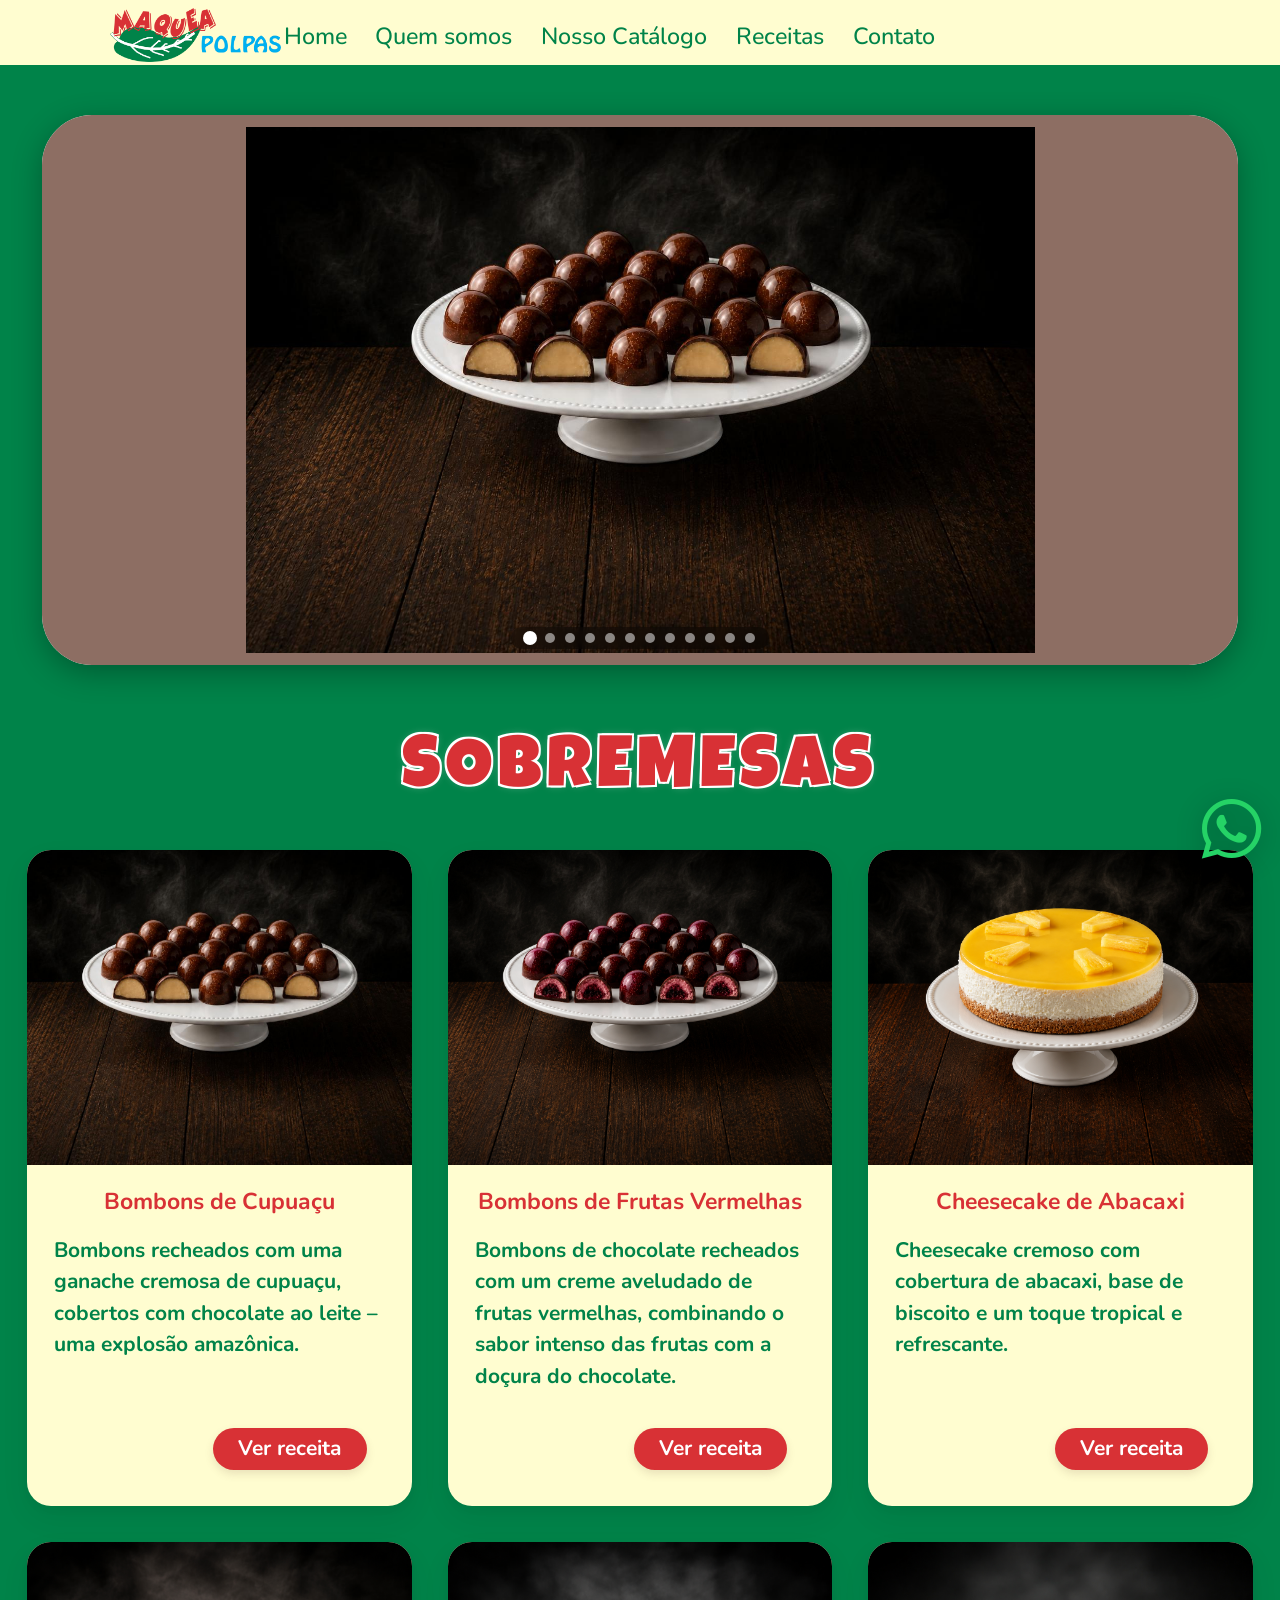
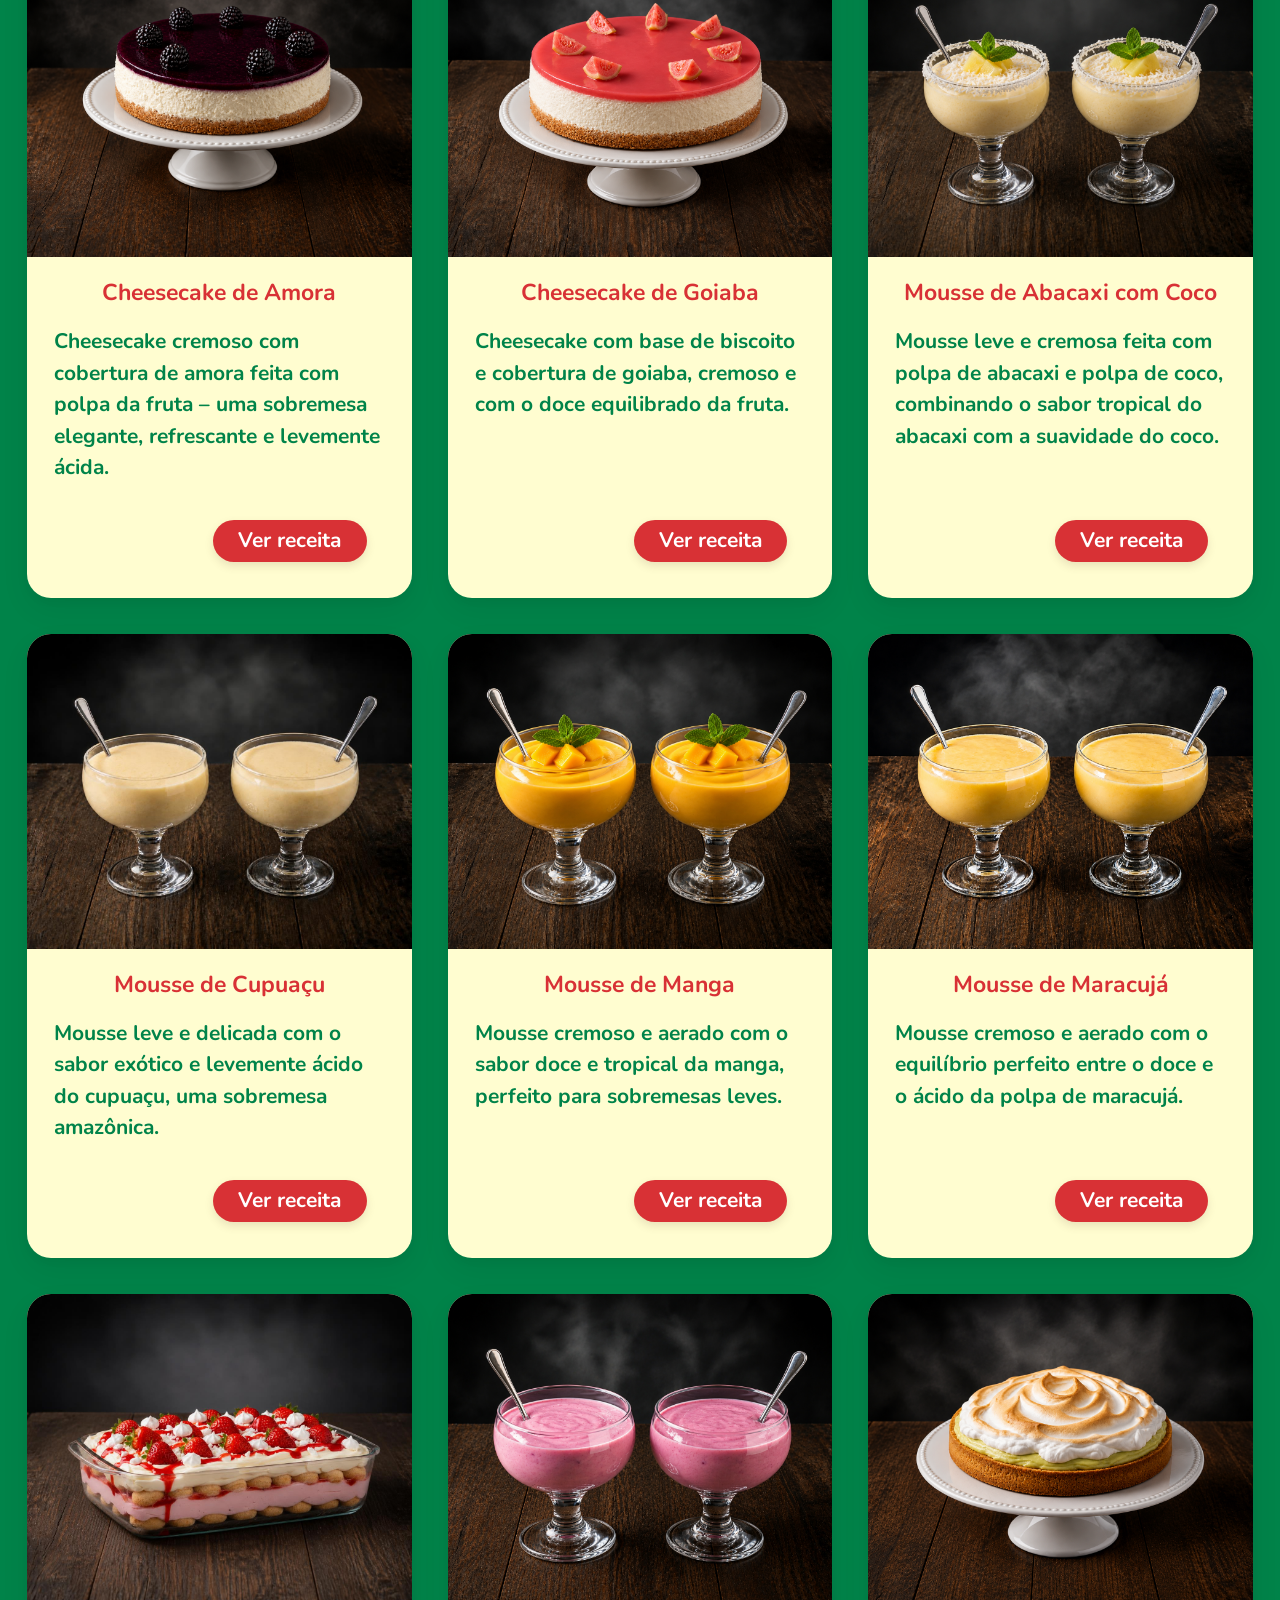
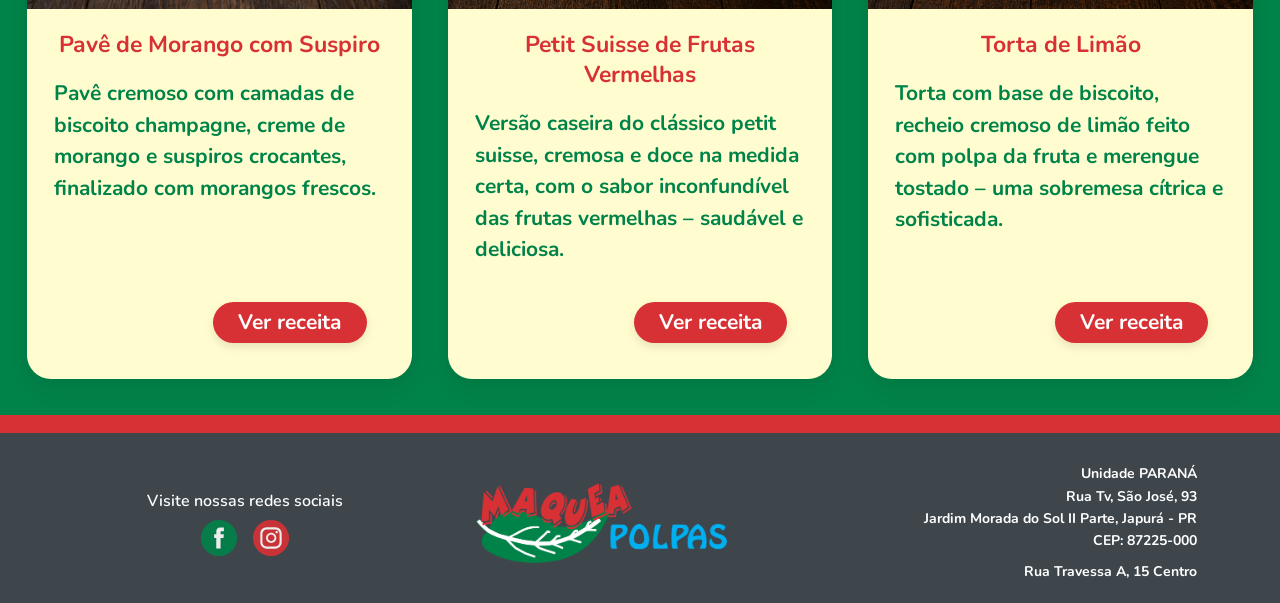
<file: MAQUEA POLPAS/Receitas/Sobremesas.html>
<!DOCTYPE html>
<html lang="pt-BR">
<head>
  <meta charset="UTF-8" />
  <meta http-equiv="Content-Language" content="pt-br">
  <meta name="viewport" content="width=device-width, initial-scale=1.0" />
  <title>Catálogo de Receitas - Sobremesas</title>

  <!-- ===== Assets compartilhados ===== -->
  <link href="./componentes-home/pages/image/favicon.ico" rel="shortcut icon">
  <link rel="preconnect" href="https://fonts.googleapis.com">
  <link rel="preconnect" href="https://fonts.gstatic.com" crossorigin>
  <link href="https://fonts.googleapis.com/css2?family=Nunito:wght@200;300;400;700;900&display=swap" rel="stylesheet">
  <!-- Fonte Luckiest Guy (mesma do ATENDIMENTO) -->
  <link href="https://fonts.googleapis.com/css2?family=Luckiest+Guy&display=swap" rel="stylesheet">
  <link rel="stylesheet" href="https://cdn.jsdelivr.net/npm/bootstrap-icons@1.11.3/font/bootstrap-icons.min.css">
  <link rel="stylesheet" href="./componentes-home/module/bootstrap-5.1.0/css/bootstrap.min.css">
  <link rel="stylesheet" href="./componentes-home/pages/css/header.css">
  <link rel="stylesheet" href="./componentes-home/pages/css/footer.css">
  <link rel="stylesheet" href="./componentes-home/box/lgpd/front/css/view.css">

  <style>
    /* ----- RESET & BASE ----- */
    * {
      margin: 0;
      padding: 0;
      box-sizing: border-box;
    }

    body {
      font-family: 'Segoe UI', Roboto, system-ui, sans-serif;
      background: #008349;
      color: #1A905A;
      min-height: 100vh;
      display: flex;
      flex-direction: column;
      font-size: 21px;
      font-weight: bold;
      transition: background 0.3s;
    }

    .receitas-main {
      flex: 1;
      padding: 2rem 1.5rem;
      display: flex;
      flex-direction: column;
      align-items: center;
      font-size: 21px;
      font-weight: bold;
    }

    .spacer-top { height: 5px; }

    /* ============================================================
       TÍTULO PRINCIPAL - MESMO PADRÃO DO "ATENDIMENTO"
       ============================================================ */
    .titulo-principal {
      font-family: 'Luckiest Guy', 'Fredoka', 'Nunito', sans-serif;
      font-size: 4.0rem;  /* mesmo tamanho do ATENDIMENTO */
      font-weight: 400;
      line-height: 1.2;
      letter-spacing: 6px;  /* mesmo espaçamento do ATENDIMENTO */
      color: #D83135;
      text-shadow: 
        -2px -2px 0 #fff,
        2px -2px 0 #fff,
        -2px 2px 0 #fff,
        2px 2px 0 #fff,
        0 0 8px #ffffff4d;
      margin: 1.5rem 0 2rem 0;
      text-align: center;
    }

    @media (max-width: 992px) {
      .titulo-principal {
        font-size: 2.8rem;
      }
    }
    @media (max-width: 576px) {
      .titulo-principal {
        font-size: 2.2rem;
      }
    }

    /* ============================================================
       SUBMENU – MESMO PADRÃO SUAVE DO QUEM-SOMOS.HTML
       ============================================================ */
    .menu-has-sub {
      position: relative;
    }

    /* Submenu base - BORDAS RETAS como no quem-somos.html */
    .menu-top-sub {
      display: none;
      position: absolute;
      left: 0;
      background-color: #FFFDD0;
      box-shadow: 0 4px 12px rgba(0, 0, 0, 0.15);
      padding: 2px 20px;
      z-index: 1000;
      border-radius: 0 !important; /* BORDAS RETAS */
    }

    /* Posição do submenu - mesmo do quem-somos.html */
    .menu-has-sub .menu-top-sub {
      top: 39px;
    }

    /* SUBMENU DO CATÁLOGO - LARGURA PERSONALIZADA (igual ao quem-somos.html) */
    .menu-catalogo-sub {
      min-width: 272px;
      max-width: 272px;
    }

    /* SUBMENU DAS RECEITAS - LARGURA PERSONALIZADA (igual ao quem-somos.html) */
    .menu-revendedor-sub {
      min-width: 230px;
      max-width: 230px;
    }

    .menu-has-sub:hover .menu-top-sub {
      display: block;
    }

    .menu-top-sub ul {
      list-style: none;
      padding: 0;
      margin: 0;
    }

    .menu-top-sub-item {
      padding: 0;
    }

    /* ---- ESTILO SUAVE (padrão) ---- */
    .menu-top-sub-item a {
      display: block;
      padding: 12px 24px;
      color: #008349 !important;           /* CINZA SUAVE - igual ao quem-somos.html */
      text-decoration: none;
      font-weight: 400 !important;      /* NORMAL - igual ao quem-somos.html */
      transition: color 0.3s ease, font-weight 0.3s ease;
      font-size: 18px;
      background: transparent !important;
    }

    /* ---- HOVER (verde suave) ---- */
    .menu-top-sub-item a:hover {
      color: #008349 !important;         /* VERDE - igual ao quem-somos.html */
      font-weight: 600 !important;       /* NEGRITO - igual ao quem-somos.html */
      background: transparent !important;
    }

    /* ============================================================
       BARRA SEPARADORA VERMELHA
       ============================================================ */
    .barra-separadora {
      width: 100%;
      margin-left: auto;
      margin-top: 0;
      border-top: 1rem solid #D83135;
    }
    @media (max-width:700px) {
      .barra-separadora {
        margin-top: 0;
        border-top-width: 0.75rem;
      }
    }
    @media (max-width:450px) {
      .barra-separadora {
        margin-top: 0;
        border-top-width: 0.6rem;
      }
    }

    /* ============================================================
       CARROSSEL
       ============================================================ */
    :root {
      --carrossel-altura: 550px;
      --carrossel-largura-max: 1400px;
      --carrossel-radius: 50px;
      --carrossel-offset-y: 0.5rem;
      --carrossel-espaco-inferior: 2rem;
    }

    .carrossel-wrapper {
      width: 100%;
      max-width: var(--carrossel-largura-max);
      margin: var(--carrossel-offset-y) auto var(--carrossel-espaco-inferior);
      padding: 0 15px;
    }

    .carrossel {
      position: relative;
      width: 100%;
      height: var(--carrossel-altura);
      overflow: hidden;
      border-radius: var(--carrossel-radius);
      background: #ffffff;
      cursor: grab;
      user-select: none;
      -webkit-user-select: none;
      box-shadow: 0 8px 30px rgba(0,0,0,0.3);
    }

    .carrossel.arrastando { cursor: grabbing; }

    .carrossel-track {
      display: flex;
      width: 100%;
      height: 100%;
      transition: transform 0.35s cubic-bezier(0.25, 0.46, 0.45, 0.94);
      will-change: transform;
    }

    .carrossel.sem-transicao .carrossel-track { transition: none; }

    .carrossel-slide {
      flex: 0 0 100%;
      width: 100%;
      height: 100%;
      overflow: hidden;
      display: flex;
      align-items: center;
      justify-content: center;
      background-color: #ffffff;
      cursor: default;
    }

    .carrossel-slide img {
      width: 100%;
      height: 100%;
      object-fit: contain;
      display: block;
      pointer-events: none;
      -webkit-user-drag: none;
      padding: 12px;
    }

    .carrossel-indicadores {
      position: absolute;
      bottom: 16px;
      left: 50%;
      transform: translateX(-50%);
      display: flex;
      gap: 10px;
      padding: 6px 14px;
      background: rgba(0, 0, 0, 0.35);
      border-radius: 40px;
      backdrop-filter: blur(4px);
      z-index: 2;
    }
    .carrossel-indicadores button {
      width: 10px;
      height: 10px;
      padding: 0;
      border-radius: 50%;
      border: none;
      background: rgba(255, 255, 255, 0.5);
      cursor: pointer;
      flex-shrink: 0;
      transition: background 0.3s, transform 0.3s;
    }
    .carrossel-indicadores button.ativo {
      background: #ffffff;
      transform: scale(1.4);
    }
    .carrossel-indicadores button:hover {
      background: rgba(255, 255, 255, 0.8);
      transform: scale(1.2);
    }

    .carrossel-btn {
      display: none;
    }

    @media (max-width: 700px) {
      :root { --carrossel-altura: 320px; }
      .carrossel-wrapper { padding: 0 8px; }
      .carrossel-indicadores { gap: 6px; padding: 5px 12px; }
      .carrossel-indicadores button { width: 9px; height: 9px; }
    }

    @media (max-width: 450px) {
      :root { --carrossel-altura: 200px; }
      .carrossel-slide img { padding: 4px; }
      .carrossel-indicadores button { width: 7px; height: 7px; }
    }

    /* ----- CATÁLOGO (grid único) ----- */
    .catalog-grid {
      display: grid;
      grid-template-columns: repeat(auto-fill, minmax(280px, 1fr));
      gap: 2rem;
      max-width: 1400px;
      width: 100%;
    }

    /* ----- CARD ----- */
    .recipe-card {
      background: #FFFDD0;
      border-radius: 24px;
      box-shadow: 0 12px 30px rgba(0, 0, 0, 0.06), 0 4px 10px rgba(0, 0, 0, 0.03);
      overflow: hidden;
      transition: transform 0.25s ease, box-shadow 0.3s ease;
      display: flex;
      flex-direction: column;
      font-size: 21px;
      font-weight: bold;
    }

    .recipe-card:hover {
      transform: translateY(-6px);
      box-shadow: 0 20px 40px rgba(0, 0, 0, 0.08), 0 6px 14px rgba(0, 0, 0, 0.04);
    }

    :root {
      --card-image-height: 315px;
    }

    .card-image {
      width: 100%;
      height: var(--card-image-height);
      background: #DFDFDF;
      display: flex;
      align-items: center;
      justify-content: center;
      background-image: radial-gradient(circle at 20% 30%, #f1deef 0%, #ffffff 100%);
      overflow: hidden;
    }

    .card-image img {
      width: 100%;
      height: 100%;
      object-fit: cover;
      display: block;
    }

    .card-image span {
      background: rgba(255, 255, 255, 0.5);
      backdrop-filter: blur(4px);
      padding: 0.4rem 1rem;
      border-radius: 40px;
      color: #4d3a2b;
      z-index: 1;
      font-size: 21px;
      font-weight: bold;
    }

    .card-content {
      padding: 1.2rem 1.5rem 1.5rem;
      flex: 1;
      display: flex;
      flex-direction: column;
      gap: 0.5rem;
    }

    .card-content h3 {
      color: #D83135;
      line-height: 1.3;
      text-align: center;
      font-size: 23px !important;
      font-weight: bold;
    }

    .card-content .description {
      color: #008349;
      line-height: 1.5;
      text-align: left;
      font-size: 21px;
      font-weight: bold;
    }

    .like-area {
      display: none;
    }

    .card-footer {
      display: flex;
      justify-content: flex-end;
      margin-top: auto;
      width: 100%;
      padding-top: 0.5rem;
      background-color: transparent !important;
      border-top: none !important;
    }

    .btn-recipe {
      background: #D83135;
      border: none;
      color: #fff;
      padding: 0.4rem 1.4rem;
      border-radius: 40px;
      cursor: pointer;
      transition: background 0.2s, transform 0.1s;
      box-shadow: 0 4px 8px rgba(107, 76, 59, 0.15);
      font-size: 21px;
      font-weight: bold;
    }

    .btn-recipe:hover {
      background: #008349;
      transform: scale(1.02);
    }

    /* ============================================================
       MODAL – TAMANHO AUMENTADO E FONTES AJUSTADAS
       ============================================================ */
    .modal-overlay {
      position: fixed;
      top: 0;
      left: 0;
      width: 100%;
      height: 100%;
      background: rgba(0, 0, 0, 0.8);
      backdrop-filter: blur(6px);
      display: flex;
      align-items: center;
      justify-content: center;
      opacity: 0;
      visibility: hidden;
      transition: opacity 0.3s ease, visibility 0s 0.3s;
      z-index: 2147483647;
      padding: 20px;
    }

    .modal-overlay.active {
      opacity: 1;
      visibility: visible;
      transition: opacity 0.3s ease, visibility 0s 0s;
    }

    .modal {
      display: block;
      background: #FFFDD0;
      max-width: 1200px;
      width: 95%;
      height: auto;
      min-height: 400px;
      border-radius: 30px;
      padding: 30px 35px 35px;
      box-shadow: 0 40px 80px rgba(0, 0, 0, 0.2);
      transform: scale(0.92) translateY(20px);
      transition: transform 0.3s ease;
      max-height: 85vh;
      overflow-y: auto;
      position: relative;
      top: auto;
      left: auto;
      z-index: auto;
      outline: none;
      font-size: 20px;
      font-weight: bold;
    }

    .modal::-webkit-scrollbar {
      width: 6px;
    }
    .modal::-webkit-scrollbar-track {
      background: #f1f1f1;
      border-radius: 10px;
    }
    .modal::-webkit-scrollbar-thumb {
      background: #D83135;
      border-radius: 10px;
    }

    .modal-overlay.active .modal { transform: scale(1) translateY(0); }

    .modal-close {
      position: sticky;
      top: 0;
      float: right;
      background: rgba(0, 0, 0, 0.08);
      border: none;
      color: #7d6a58;
      cursor: pointer;
      transition: color 0.2s, transform 0.2s, background 0.2s;
      line-height: 1;
      padding: 0;
      width: 38px;
      height: 38px;
      border-radius: 50%;
      display: flex;
      align-items: center;
      justify-content: center;
      font-size: 28px;
      z-index: 10;
      flex-shrink: 0;
      margin-bottom: 0;
    }

    .modal-close:hover {
      background: rgba(0, 0, 0, 0.15);
      transform: rotate(90deg);
    }

    .modal h2 {
      color: #D83135;
      margin-right: 2rem;
      margin-bottom: 15px;
      line-height: 1.2;
      font-size: 22px !important;
      font-weight: bold;
      margin-top: -4px;
    }

    .modal .subtitle {
      color: #008349;
      margin-bottom: 20px;
      padding-bottom: 0;
      font-size: 20px !important;
      font-weight: bold;
    }

    .modal-section {
      margin-bottom: 1rem;
      margin-top: 35px;
    }

    .modal-section:first-of-type {
      margin-top: 0;
    }

    .modal-section h4 {
      color: #D83135;
      margin-bottom: 0.5rem;
      display: flex;
      align-items: center;
      gap: 0.5rem;
      font-size: 20px !important;
      font-weight: bold;
    }

    .modal-section h4::before {
      content: '';
      display: inline-block;
      width: 5px;
      height: 20px;
      background: #008349;
      border-radius: 6px;
    }

    .modal-section ul {
      list-style: none;
      display: flex;
      flex-wrap: wrap;
      gap: 0.5rem 1rem;
      padding-left: 0;
    }

    .modal-section ul li {
      background: #D83135;
      padding: 0.3rem 1rem;
      border-radius: 30px;
      color: #ffffff;
      font-size: 20px !important;
      font-weight: bold;
    }

    .modal-section p {
      white-space: pre-line;
      color: #008349;
      line-height: 1.6;
      font-size: 20px !important;
      font-weight: bold;
      margin: 0;
    }

    @media (max-width: 700px) {
      .modal {
        max-width: 95%;
        padding: 20px 22px 24px;
        min-height: 300px;
        font-size: 18px;
        max-height: 80vh;
      }
      .modal h2 { 
        font-size: 20px !important; 
        margin-bottom: 12px; 
      }
      .modal .subtitle { 
        font-size: 18px !important; 
        margin-bottom: 12px; 
      }
      .modal-section { margin-top: 12px; }
      .modal-section h4 { font-size: 18px !important; }
      .modal-section ul li { font-size: 18px !important; }
      .modal-section p { font-size: 18px !important; }
      .modal-close { 
        width: 36px; 
        height: 36px; 
        font-size: 26px; 
      }
    }

    @media (max-width: 500px) {
      .modal {
        max-width: 98%;
        padding: 16px 16px 20px;
        min-height: 250px;
        font-size: 16px;
        max-height: 75vh;
      }
      .modal h2 { 
        font-size: 18px !important; 
        margin-bottom: 10px; 
      }
      .modal .subtitle { 
        font-size: 16px !important; 
        margin-bottom: 10px; 
      }
      .modal-section { margin-top: 10px; }
      .modal-section h4 { font-size: 16px !important; }
      .modal-section ul li { font-size: 16px !important; }
      .modal-section p { font-size: 16px !important; }
      .modal-close { 
        width: 32px; 
        height: 32px; 
        font-size: 22px; 
      }
    }

    @media (max-width: 600px) {
      .receitas-main {
        padding: 1rem 0.8rem;
      }
      .catalog-grid {
        grid-template-columns: 1fr;
        gap: 1.5rem;
      }
    }

    body.scrolling .recipe-card:hover {
      transform: none !important;
      box-shadow: none !important;
    }

    /* ============================================================
       WHATSAPP FLOAT
       ============================================================ */
    .whatsapp-float {
      position: fixed;
      bottom: 30px;
      right: 18px;
      z-index: 9999;
      display: inline-block;
      text-decoration: none;
      transition: transform 0.3s cubic-bezier(0.25, 0.46, 0.45, 0.94);
    }
    .whatsapp-float i {
      font-size: 60px;
      color: #25D366;
      filter: drop-shadow(0 4px 12px rgba(0,0,0,0.3));
      transition: transform 0.3s cubic-bezier(0.25, 0.46, 0.45, 0.94);
    }
    .whatsapp-float:hover i {
      transform: scale(1.12) rotate(-4deg);
    }
    .whatsapp-float:active i {
      transform: scale(0.92);
    }
    .whatsapp-float .whatsapp-tooltip {
      position: absolute;
      right: calc(100% + 12px);
      top: 50%;
      transform: translateY(-50%) translateX(10px);
      background: rgba(0, 0, 0, 0.8);
      color: #fff;
      padding: 6px 14px;
      border-radius: 20px;
      font-size: 14px;
      font-weight: 500;
      white-space: nowrap;
      opacity: 0;
      pointer-events: none;
      transition: opacity 0.3s ease, transform 0.3s ease;
      font-family: 'Nunito', sans-serif;
    }
    .whatsapp-float .whatsapp-tooltip::after {
      content: "";
      position: absolute;
      right: -8px;
      top: 50%;
      transform: translateY(-50%);
      border-left: 8px solid rgba(0, 0, 0, 0.8);
      border-top: 8px solid transparent;
      border-bottom: 8px solid transparent;
    }
    .whatsapp-float:hover .whatsapp-tooltip {
      opacity: 1;
      transform: translateY(-50%) translateX(0);
    }
    @media (max-width: 576px) {
      .whatsapp-float { bottom: 20px; right: 20px; }
      .whatsapp-float i { font-size: 48px; }
      .whatsapp-float .whatsapp-tooltip { display: none; }
    }
    @media (max-width: 400px) {
      .whatsapp-float { bottom: 16px; right: 16px; }
      .whatsapp-float i { font-size: 40px; }
    }

    /* ============================================================
       RODAPÉ
       ============================================================ */
    .footer-custom {
      background-color: #3E464C;
      padding: 30px 0 20px;
    }
    .footer-layout {
      display: flex;
      justify-content: space-between;
      align-items: center;
      flex-wrap: wrap;
      gap: 20px;
    }
    .footer-left {
      flex: 1 1 auto;
      text-align: center;
      min-width: 150px;
    }
    .footer-center {
      flex: 0 0 auto;
      margin: 0 50px;
    }
    .footer-right {
      flex: 1 1 auto;
      text-align: right;
      min-width: 150px;
    }
    .footer-left p {
      color: #ffffff;
      font-weight: 600;
      font-size: 16px;
      margin: 0 0 8px 0;
    }
    .footer-left .redes-sociais-icons {
      display: flex;
      gap: 16px;
      justify-content: center;
      margin-top: 4px;
    }
    .footer-left .redes-sociais-icons a {
      display: inline-block;
      width: 36px;
      height: 36px;
      background-size: contain;
      background-repeat: no-repeat;
      background-position: center;
      opacity: 0.9;
      transition: opacity 0.2s;
    }
    .footer-left .redes-sociais-icons a:hover {
      opacity: 1;
    }
    .redesocial-icon.facebook {
      background-image: url('[data-uri]');
    }
    .redesocial-icon.instagram {
      background-image: url('[data-uri]');
    }
    .footer-center img {
      max-height: 80px;
      width: auto;
      display: block;
    }
    .footer-right .endereco {
      font-size: 14px;
      line-height: 1.6;
      color: #ffffff;
    }
    .footer-right .endereco strong {
      font-weight: 700;
      color: #ffffff;
    }

    @media (max-width: 768px) {
      .footer-layout {
        flex-direction: column;
        align-items: center;
        text-align: center;
      }
      .footer-left, .footer-right {
        flex: 0 0 auto;
        width: 100%;
        text-align: center;
      }
      .footer-center {
        margin: 10px 0;
      }
      .footer-right .endereco {
        text-align: center;
      }
      .footer-center img {
        max-height: 60px;
      }
    }
    @media (max-width: 480px) {
      .footer-left p {
        font-size: 14px;
      }
      .footer-right .endereco {
        font-size: 13px;
      }
    }
  </style>
</head>
<body>

  <!-- ============================================================
       BLOCO SEARCH-BKG
       ============================================================ -->
  <div class="search-bkg">
    <div class="container">
      <div class="search-content">
        <span class="icon search-icon-close" onclick="document.querySelector('.search-bkg').classList.toggle('on');"></span>
        <form action="./busca" method="POST" class="search-menu">
          <label>
            Digite sua busca e aperte enter
            <input type="text" name="s" placeholder="Buscar" autocomplete="off">
            <input type="submit" name="ok" style="display:none;">
          </label>
        </form>
      </div>
    </div>
  </div>

  <!-- ============================================================
       HEADER – COM SUBMENUS NO PADRÃO DO QUEM-SOMOS
       ============================================================ -->
  <header class="header">
    <div class="container">
      <div class="row">
        <div class="col-5 col-sm-3 col-md-2">
          <a href="../Princpal/home.html">
            <div class="marca">
              <img src="./componentes-home/pages/image/logo1.png" alt="GEBON">
            </div>
          </a>
        </div>

        <div class="col-3 col-sm-8 col-md-9">
          <nav class="menu-top">
            <ul>
              <li class="menu-empresa">
                <a href="../Princpal/home.html">Home</a>
              </li>
              <li class="menu-onde-encontrar">
                <a href="../QuemSomos/quem-somos.html">Quem somos</a>
              </li>
              <!-- CATÁLOGO DE SABORES -->
              <li class="menu-catalogo menu-has-sub">
                <a href="../SaboresGOOD/index.html">Nosso Catálogo</a>
                <div class="menu-top-sub menu-catalogo-sub">
                  <ul>
                    <li class="menu-top-sub-item">
                      <a href="../SaboresGOOD/index.html">Linha Completa</a>
                    </li>
                    <li class="menu-top-sub-item">
                      <a href="../SaboresGOOD/tropical.html">Linha Tropical</a>
                    </li>
                    <li class="menu-top-sub-item">
                      <a href="../SaboresGOOD/premium.html">Linha Frutas Premium</a>
                    </li>
                    <li class="menu-top-sub-item">
                      <a href="../SaboresGOOD/acai.html">Linha Açaí</a>
                    </li>
                    <li class="menu-top-sub-item">
                      <a href="../SaboresGOOD/variados.html">Linha Variados</a>
                    </li>
                  </ul>
                </div>
              </li>

              <li class="menu-revendedor menu-has-sub">
                <a>Receitas</a>
                <div class="menu-top-sub menu-revendedor-sub">
                  <ul>
                    <li class="menu-top-sub-item"><a href="../Receitas/receitas.html">Todas as Receitas</a></li>
                    <li class="menu-top-sub-item"><a href="../Receitas/Sobremesas.html">Sobremesas</a></li>
                    <li class="menu-top-sub-item"><a href="../Receitas/drinks.html">Drinks</a></li>
                  </ul>
                </div>
              </li>
              <!-- CONTATO -->
              <li class="menu-franquia menu-has-sub">
                <a href="../Contato/index.html">Contato</a>
              </li>
            </ul>
          </nav>
        </div>

        <div class="col-4 col-sm-1">
          <div class="menu-hamb d-sm-none" onclick="document.querySelector('.menu-top').classList.toggle('open');">
            <div></div><div></div><div></div>
          </div>
          <div onclick="document.querySelector('.search-bkg').classList.toggle('on');" class="search-icon"></div>
        </div>
      </div>
    </div>
  </header>

  <div class="spacer-top"></div>

  <!-- ============================================================
       MAIN
       ============================================================ -->
  <main class="receitas-main">

    <!-- ===== CARROSSEL ===== -->
    <section class="carrossel-wrapper" aria-label="Galeria de receitas">
      <div class="carrossel" id="carrossel" data-intervalo="3000">
        <div class="carrossel-track" id="carrosselTrack">
          <!-- Os slides serão gerados dinamicamente via JavaScript -->
        </div>
        <button class="carrossel-btn prev" id="carrosselPrev" aria-label="Anterior">‹</button>
        <button class="carrossel-btn next" id="carrosselNext" aria-label="Próximo">›</button>
        <div class="carrossel-indicadores" id="carrosselIndicadores"></div>
      </div>
    </section>

    <!-- TÍTULO - MESMO PADRÃO DO "ATENDIMENTO" -->
    <h1 class="titulo-principal" id="tituloLinha">
      SOBREMESAS
    </h1>

    <!-- GRID DE RECEITAS -->
    <div class="catalog-grid" id="catalogGrid"></div>

    <!-- ===== MODAL ===== -->
    <div class="modal-overlay" id="modalOverlay">
      <div class="modal" id="modalContent">
        <button class="modal-close" id="modalClose" aria-label="Fechar">✕</button>
        <h2 id="modalTitle">Título</h2>
        <div class="subtitle" id="modalSubtitle">Descrição</div>
        <div class="modal-section">
          <h4>Ingredientes</h4>
          <ul id="modalIngredients"></ul>
        </div>
        <div class="modal-section">
          <h4>Modo de preparo</h4>
          <p id="modalInstructions"></p>
        </div>
      </div>
    </div>

  </main>

  <!-- ===== BARRA SEPARADORA VERMELHA ===== -->
  <div class="barra-separadora" style="margin-top:0; border-top:1rem solid #D83135;"></div>

  <!-- ============================================================
       RODAPÉ
       ============================================================ -->
  <footer class="footer-custom">
    <div class="container">
      <div class="footer-layout">
        <div class="footer-left">
          <p>Visite nossas redes sociais</p>
          <div class="redes-sociais-icons">
            <a href="https://www.facebook.com/GebonSorvetesoficial/" target="_blank">
              <span class="redesocial-icon facebook"></span>
            </a>
            <a href="https://www.instagram.com/gebonsorvetes/" target="_blank">
              <span class="redesocial-icon instagram"></span>
            </a>
          </div>
        </div>

        <div class="footer-center">
          <a href="../Princpal/home.html">
            <img src="./componentes-home/image/logo1.png" alt="Maquea Polpas" />
          </a>
        </div>

        <div class="footer-right">
          <div class="endereco">
            <strong>Unidade PARANÁ</strong><br>
            Rua Tv, São José, 93<br>
            Jardim Morada do Sol II Parte, Japurá - PR<br>
            CEP: 87225-000          </div>
          <div style="margin: 8px 0;"></div>
          <div class="endereco">
            Rua Travessa A, 15 Centro<br>
          </div>
        </div>
      </div>
    </div>
  </footer>

  <!-- ============================================================
       WHATSAPP FLOAT
       ============================================================ -->
  <a href="https://wa.me/554497585990?text=Ol%C3%A1%2C%20tudo%20bem%20%3F%20Vim%20pelo%20Site%20de%20voc%C3%AAs%21"
     target="_blank"
     class="whatsapp-float"
     aria-label="Fale conosco no WhatsApp">
    <i class="bi bi-whatsapp"></i>
    <span class="whatsapp-tooltip">Fale conosco</span>
  </a>

  <!-- ============================================================
       SCRIPTS
       ============================================================ -->

  <script>
    function set_lgpd() {
      var d = new Date();
      d.setTime(d.getTime() + (365 * 24 * 60 * 60 * 1000));
      document.cookie = "__lgpd=" + d + "; expires=" + d.toUTCString() + "; path=/;";
      var banner = document.getElementById('cookie-banner-lgpd');
      if (banner) banner.classList.add('cookie-banner-lgpd-hidden');
    }
  </script>

  <script>
    // -------------------------------------------------------------
    // DADOS DAS RECEITAS – APENAS SOBREMESAS (ids 1 a 12)
    // -------------------------------------------------------------
    const allRecipes = [
      {
        id: 1,
        name: 'Bombons de Cupuaçu',
        description: 'Bombons recheados com uma ganache cremosa de cupuaçu, cobertos com chocolate ao leite – uma explosão amazônica.',
        image: 'img/receitas/bombonscupuacu.png',
        imageEmoji: '🍫',
        ingredients: [ 'Polpa de cupuaçu (150g)', 'Chocolate ao leite (300g)', 'Creme de leite (100g)', 'Açúcar (50g)', 'Manteiga (20g)' ],
        instructions: 'Derreta o chocolate em banho-maria. À parte, aqueça a polpa de cupuaçu com o açúcar até reduzir um pouco, adicione o creme de leite e a manteiga, mexa até engrossar. Deixe esfriar. Modele bolinhas com o recheio, mergulhe no chocolate derretido e coloque para endurecer sobre papel manteiga.'
      },
      {
        id: 2,
        name: 'Bombons de Frutas Vermelhas',
        description: 'Bombons de chocolate recheados com um creme aveludado de frutas vermelhas, combinando o sabor intenso das frutas com a doçura do chocolate.',
        image: 'img/receitas/BombonsdeFrutasVermelhas.png',
        imageEmoji: '🍓',
        ingredients: [
          'Polpa de frutas vermelhas (200g)',
          'Chocolate meio amargo ou ao leite (350g)',
          'Creme de leite (100g)',
          'Leite condensado (80g)',
          'Manteiga (15g)'
        ],
        instructions: 'Aqueça a polpa de frutas vermelhas em fogo baixo até reduzir levemente. Acrescente o leite condensado, o creme de leite e a manteiga, mexendo até formar um creme consistente. Deixe esfriar completamente. Derreta o chocolate e faça uma camada nas formas de bombom. Leve à geladeira por 10 minutos, recheie com o creme de frutas vermelhas e cubra com mais chocolate derretido. Retorne à geladeira por cerca de 30 minutos ou até os bombons endurecerem. Desenforme e sirva.'
      },
      {
        id: 3,
        name: 'Cheesecake de Abacaxi',
        description: 'Cheesecake cremoso com cobertura de abacaxi, base de biscoito e um toque tropical e refrescante.',
        image: 'img/receitas/CheesecakedeAbacaxi.png',
        imageEmoji: '🍍',
        ingredients: [ 'Biscoito maisena (200g)', 'Manteiga (100g)', 'Cream cheese (500g)', 'Açúcar (150g)', 'Ovos (2)', 'Polpa de abacaxi (200g)', 'Gelatina incolor (12g)' ],
        instructions: 'Triture o biscoito e misture com a manteiga derretida, forre o fundo de uma forma. Bata o cream cheese, açúcar e ovos até ficar liso. Despeje sobre a base e asse a 160°C por 40 minutos. Prepare a cobertura: aqueça a polpa de abacaxi com açúcar a gosto, adicione a gelatina hidratada. Despeje sobre o cheesecake já frio e leve à geladeira por 4 horas.'
      },
      {
        id: 4,
        name: 'Cheesecake de Amora',
        description: 'Cheesecake cremoso com cobertura de amora feita com polpa da fruta – uma sobremesa elegante, refrescante e levemente ácida.',
        image: 'img/receitas/CheesecakedeAmora.png',
        imageEmoji: '🫐',
        ingredients: [ 'Polpa de amora (250g)', 'Biscoito maisena triturado (200g)', 'Manteiga derretida (100g)', 'Cream cheese (400g)', 'Leite condensado (1 lata)', 'Creme de leite (1 caixa)', 'Gelatina incolor sem sabor (1 envelope)', 'Açúcar (100g)', 'Água (50ml)' ],
        instructions: 'Misture o biscoito triturado com a manteiga até formar uma farofa úmida e pressione no fundo de uma forma de aro removível. Leve à geladeira por 20 minutos. Bata o cream cheese, o leite condensado, o creme de leite e a gelatina hidratada e dissolvida até obter um creme homogêneo. Despeje sobre a base e leve à geladeira por pelo menos 4 horas. Para a cobertura, cozinhe a polpa de amora com o açúcar e a água até formar uma calda levemente espessa. Deixe esfriar completamente, espalhe sobre o cheesecake e sirva gelado.'
      },
      {
        id: 5,
        name: 'Cheesecake de Goiaba',
        description: 'Cheesecake com base de biscoito e cobertura de goiaba, cremoso e com o doce equilibrado da fruta.',
        image: 'img/receitas/CheesecakedeGoiaba.png',
        imageEmoji: '🍐',
        ingredients: [ 'Biscoito maisena (200g)', 'Manteiga (100g)', 'Cream cheese (500g)', 'Açúcar (150g)', 'Ovos (2)', 'Polpa de goiaba (200g)', 'Gelatina incolor (12g)' ],
        instructions: 'Triture o biscoito e misture com a manteiga derretida, forre o fundo de uma forma. Bata o cream cheese, açúcar e ovos até ficar liso. Despeje sobre a base e asse a 160°C por 40 minutos. Prepare a cobertura: aqueça a polpa de goiaba com açúcar a gosto, adicione a gelatina hidratada. Despeje sobre o cheesecake já frio e leve à geladeira por 4 horas.'
      },
      {
        id: 6,
        name: 'Mousse de Abacaxi com Coco',
        description: 'Mousse leve e cremosa feita com polpa de abacaxi e polpa de coco, combinando o sabor tropical do abacaxi com a suavidade do coco.',
        image: 'img/receitas/MousseDeAbacaxiComCoco.png',
        imageEmoji: '🍍',
        ingredients: [ 'Polpa de abacaxi (200g)', 'Polpa de coco (100g)', 'Leite condensado (1 lata – 395g)', 'Creme de leite (1 caixa – 200g)', 'Gelatina incolor sem sabor (1 envelope – 12g)', 'Água (5 colheres de sopa para hidratar a gelatina)', 'Coco ralado para decorar' ],
        instructions: 'Hidrate e dissolva a gelatina conforme as instruções da embalagem. Bata no liquidificador a polpa de abacaxi, a polpa de coco, o leite condensado, o creme de leite e a gelatina dissolvida até obter um creme homogêneo. Distribua em taças ou em um refratário, leve à geladeira por cerca de 4 horas ou até firmar. Finalize com coco ralado antes de servir.'
      },
      {
        id: 7,
        name: 'Mousse de Cupuaçu',
        description: 'Mousse leve e delicada com o sabor exótico e levemente ácido do cupuaçu, uma sobremesa amazônica.',
        image: 'img/receitas/MousseDeCupuacu.png',
        imageEmoji: '🍬',
        ingredients: [ 'Polpa de cupuaçu (300g)', 'Leite condensado (1 lata – 395g)', 'Creme de leite (1 caixa – 200g)', 'Gelatina incolor (12g)' ],
        instructions: 'Hidrate a gelatina. Bata a polpa de cupuaçu, leite condensado e creme de leite no liquidificador. Adicione a gelatina dissolvida e bata rapidamente. Distribua em taças e leve à geladeira por 3 horas.'
      },
      {
        id: 8,
        name: 'Mousse de Manga',
        description: 'Mousse cremoso e aerado com o sabor doce e tropical da manga, perfeito para sobremesas leves.',
        image: 'img/receitas/MoussedeManga.png',
        imageEmoji: '🥭',
        ingredients: [ 'Polpa de manga (300g)', 'Leite condensado (1 lata – 395g)', 'Creme de leite (1 caixa – 200g)', 'Gelatina incolor (12g)' ],
        instructions: 'Hidrate a gelatina conforme a embalagem. Bata no liquidificador a polpa de manga, o leite condensado e o creme de leite. Adicione a gelatina dissolvida e bata até homogeneizar. Distribua em taças e leve à geladeira por 4 horas.'
      },
      {
        id: 9,
        name: 'Mousse de Maracujá',
        description: 'Mousse cremoso e aerado com o equilíbrio perfeito entre o doce e o ácido da polpa de maracujá.',
        image: 'img/receitas/MousseDeMaracuja.png',
        imageEmoji: '🥭',
        ingredients: [ 'Polpa de maracujá (200g)', 'Leite condensado (1 lata – 395g)', 'Creme de leite (1 caixa – 200g)', 'Gelatina incolor (12g)', 'Açúcar (a gosto)' ],
        instructions: 'Hidrate a gelatina conforme a embalagem. Bata no liquidificador a polpa de maracujá, o leite condensado, o creme de leite e o açúcar. Adicione a gelatina dissolvida e bata mais um pouco. Despeje em taças e leve à geladeira por 4 horas.'
      },
      {
        id: 10,
        name: 'Pavê de Morango com Suspiro',
        description: 'Pavê cremoso com camadas de biscoito champagne, creme de morango e suspiros crocantes, finalizado com morangos frescos.',
        image: 'img/receitas/PavedeMorangocomSuspiro.png',
        imageEmoji: '🍓',
        ingredients: [ 'Polpa de morango (300g)', 'Biscoito champagne (200g)', 'Leite condensado (1 lata – 395g)', 'Creme de leite (1 caixa – 200g)', 'Leite (100ml)', 'Suspiros (150g)', 'Morangos frescos para decorar' ],
        instructions: 'Bata a polpa de morango com o leite condensado e o creme de leite até formar um creme homogêneo. Umedeça os biscoitos champagne no leite e faça uma camada em um refratário. Cubra com uma camada do creme de morango e distribua parte dos suspiros quebrados. Repita as camadas até finalizar os ingredientes. Decore com morangos frescos e suspiros inteiros. Leve à geladeira por 4 horas antes de servir.'
      },
      {
        id: 11,
        name: 'Petit Suisse de Frutas Vermelhas',
        description: 'Versão caseira do clássico petit suisse, cremosa e doce na medida certa, com o sabor inconfundível das frutas vermelhas – saudável e deliciosa.',
        image: 'img/receitas/PetitSuissedeFrutasVermelhas.png',
        imageEmoji: '🍓',
        ingredients: [ 'Polpa de frutas vermelhas (200g)', 'Leite condensado (1 lata – 395g)', 'Creme de leite (1 caixa – 200g)', 'Iogurte natural (170g)', 'Gelatina incolor (12g)' ],
        instructions: 'Hidrate a gelatina conforme a embalagem. Bata no liquidificador a polpa de frutas vermelhas, o leite condensado, o creme de leite e o iogurte natural. Adicione a gelatina dissolvida e bata até ficar homogêneo. Distribua em potinhos individuais e leve à geladeira por 4 horas. Sirva gelado.'
      },
      {
        id: 12,
        name: 'Torta de Limão',
        description: 'Torta com base de biscoito, recheio cremoso de limão feito com polpa da fruta e merengue tostado – uma sobremesa cítrica e sofisticada.',
        image: 'img/receitas/TortadeLimao.png',
        imageEmoji: '🍋',
        ingredients: [ 'Biscoito maisena (200g)', 'Manteiga (100g)', 'Leite condensado (1 lata – 395g)', 'Polpa de limão (150ml)', 'Creme de leite (1 caixa – 200g)', 'Claras de ovos (3)', 'Açúcar (150g)' ],
        instructions: 'Triture o biscoito e misture com a manteiga derretida. Forre o fundo de uma forma. Bata o leite condensado, a polpa de limão e o creme de leite até engrossar. Despeje sobre a base. Para o merengue, bata as claras com o açúcar em neve, cubra a torta e leve ao forno para dourar (ou use maçarico). Leve à geladeira por 2 horas.'
      }
    ];

    // -------------------------------------------------------------
    // SLIDES DO CARROSSEL – apenas sobremesas
    // -------------------------------------------------------------
    const slideMap = {
      'bombonscupuacu': 2,
      'BrowniecomMoussedeMorango': 11,
      'CheesecakedeAbacaxi': 1,
      'CheesecakedeAmora': 3,
      'CheesecakedeGoiaba': 4,
      'MousseDeAbacaxiComCoco': 9,
      'MousseDeCupuacu': 6,
      'MoussedeManga': 7,
      'MousseDeMaracuja': 8,
      'PavedeMorangocomSuspiro': 5,
      'PetitSuissedeFrutasVermelhas': 10,
      'TortadeLimao': 12
    };

    function getSlidesData() {
      return Object.entries(slideMap).map(([key, id]) => {
        const recipe = allRecipes.find(r => r.id === id);
        return {
          id: id,
          src: `img/receitas/${key}.png`,
          alt: recipe ? recipe.name : key,
          categoria: 'sobremesa'
        };
      });
    }

    // -------------------------------------------------------------
    // CURTIDAS (localStorage) – mantido
    // -------------------------------------------------------------
    const LIKES_COUNT_KEY = 'recipeLikesCount';
    const USER_LIKES_KEY = 'recipeLikedByUser';

    function loadLikesCount() {
      const raw = localStorage.getItem(LIKES_COUNT_KEY);
      try { return raw ? JSON.parse(raw) : {}; } catch { return {}; }
    }
    function saveLikesCount(data) {
      localStorage.setItem(LIKES_COUNT_KEY, JSON.stringify(data));
    }
    function loadUserLikes() {
      const raw = localStorage.getItem(USER_LIKES_KEY);
      try { return raw ? JSON.parse(raw) : {}; } catch { return {}; }
    }
    function saveUserLikes(data) {
      localStorage.setItem(USER_LIKES_KEY, JSON.stringify(data));
    }
    function getLikeCount(recipeId) {
      const counts = loadLikesCount();
      return counts[recipeId] || 0;
    }
    function getUserLike(recipeId) {
      const userLikes = loadUserLikes();
      return !!userLikes[recipeId];
    }
    function toggleLike(recipeId) {
      const userLikes = loadUserLikes();
      const counts = loadLikesCount();
      const alreadyLiked = !!userLikes[recipeId];

      if (alreadyLiked) {
        counts[recipeId] = (counts[recipeId] || 1) - 1;
        if (counts[recipeId] <= 0) delete counts[recipeId];
        delete userLikes[recipeId];
      } else {
        counts[recipeId] = (counts[recipeId] || 0) + 1;
        userLikes[recipeId] = true;
      }

      saveLikesCount(counts);
      saveUserLikes(userLikes);
      renderCards(categoriaAtual);
    }

    // -------------------------------------------------------------
    // CORES DAS POLPAS (mesmo mapa)
    // -------------------------------------------------------------
    const cores = {
      'Polpa de Abacaxi': '#F7E47A',
      'Polpa de Abacaxi com Hortelã': '#A8D08D',
      'Polpa de Açaí': '#4A148C',
      'Polpa de Acerola': '#E53935',
      'Polpa de Amora': '#6A1B9A',
      'Polpa de Cacau': '#5D4037',
      'Polpa de Cajá': '#F9A825',
      'Polpa de Cajú': '#FF8F00',
      'Polpa de Clorofila': '#43A047',
      'Polpa de Coco': '#F5F5F5',
      'Polpa de Cupuaçu': '#8D6E63',
      'Polpa de Frutas Vermelhas': '#8B0000',
      'Polpa de Goiaba': '#4CAF50',
      'Polpa de Graviola': '#C8E6C9',
      'Polpa de Kiwi': '#6B8E23',
      'Polpa de Laranja': '#FF9800',
      'Polpa de Limão': '#89F436',
      'Polpa de Mamão': '#FFB74D',
      'Polpa de Manga': '#FFB300',
      'Polpa de Maracujá': '#FFC107',
      'Polpa de Melão': '#f3d915',
      'Polpa Mista': '#ff2121',
      'Polpa de Morango': '#E53935',
      'Polpa de Pêssego': '#FFAB91',
      'Polpa de Tamarindo': '#795548',
      'Polpa de Tangerina': '#FF6F00',
      'Polpa de Umbu': '#C0CA33',
      'Polpa de Uva': '#4B0082',
      'Polpa de Morango (Fruta)': '#E53935',
      'Polpa de Abacaxi (Pedaços)': '#F7E47A',
      'Polpa de Acerola (Fruta)': '#E53935',
      'Polpa de Amora (Fruta)': '#6A1B9A',
      'Polpa de Açaí (Fruta)': '#4A148C',
      'Pão de Queijo': '#D7CCC8'
    };

    function getCorDaPolpaPorNomeImagem(src) {
      const nomeArquivo = src.split('/').pop().replace(/\.[^/.]+$/, '');
      const mapa = {
        'bombonscupuacu': 'Polpa de Cupuaçu',
        'BatidinhadeAcerola': 'Polpa de Acerola',
        'BrowniecomMoussedeMorango': 'Polpa de Morango',
        'BatidinhadeCupuacu': 'Polpa de Cupuaçu',
        'CheesecakedeAbacaxi': 'Polpa de Abacaxi',
        'BatidinhadeUva': 'Polpa de Uva',
        'CheesecakedeAmora': 'Polpa de Amora',
        'CaipirinhadeCaju': 'Polpa de Cajú',
        'CheesecakedeGoiaba': 'Polpa de Goiaba',
        'CaipirinhadeKiwi': 'Polpa de Kiwi',
        'MousseDeAbacaxiComCoco': 'Polpa de Abacaxi',
        'CosmopolitandeGoiaba': 'Polpa de Goiaba',
        'MousseDeCupuacu': 'Polpa de Cupuaçu',
        'GindeAbacaxicomHortela': 'Polpa de Abacaxi com Hortelã',
        'MoussedeManga': 'Polpa de Manga',
        'MojitodeMorango': 'Polpa de Morango',
        'MousseDeMaracuja': 'Polpa de Maracujá',
        'MoscowMuledeAcerola': 'Polpa de Acerola',
        'PavedeMorangocomSuspiro': 'Polpa de Morango',
        'MoscowMuledeFrutasVermelhas': 'Polpa de Frutas Vermelhas',
        'PetitSuissedeFrutasVermelhas': 'Polpa de Frutas Vermelhas',
        'PinaColada': 'Polpa de Abacaxi',
        'TortadeLimao': 'Polpa de Limão',
        'SodaTropicaldeManga': 'Polpa de Manga'
      };
      const polpa = mapa[nomeArquivo] || null;
      return polpa ? cores[polpa] : null;
    }

    // -------------------------------------------------------------
    // RENDERIZAÇÃO DO GRID – apenas sobremesas
    // -------------------------------------------------------------
    let categoriaAtual = 'todas';
    const grid = document.getElementById('catalogGrid');
    const tituloEl = document.getElementById('tituloLinha');

    function renderCards(categoria) {
      grid.innerHTML = '';

      const receitasFiltradas = allRecipes;

      // Atualiza título usando textContent (mantém o estilo CSS)
      tituloEl.textContent = 'SOBREMESAS';

      if (receitasFiltradas.length === 0) {
        grid.innerHTML = '<p style="grid-column:1/-1; color:#fff; font-size:24px;">Nenhuma receita encontrada.</p>';
        return;
      }

      function createCard(recipe) {
        const count = getLikeCount(recipe.id);
        const liked = getUserLike(recipe.id);

        const card = document.createElement('div');
        card.className = 'recipe-card';
        card.dataset.id = recipe.id;

        const imageDiv = document.createElement('div');
        imageDiv.className = 'card-image';

        if (recipe.image && recipe.image.trim() !== '') {
          const cor = getCorDaPolpaPorNomeImagem(recipe.image);
          if (cor) {
            imageDiv.style.backgroundColor = cor;
          } else {
            imageDiv.style.backgroundImage = 'radial-gradient(circle at 20% 30%, #f1deef 0%, #314ddc 100%)';
          }
          const img = document.createElement('img');
          img.src = recipe.image;
          img.alt = recipe.name;
          img.addEventListener('error', () => {
            imageDiv.innerHTML = '';
            const span = document.createElement('span');
            span.textContent = recipe.imageEmoji || '🍽️';
            imageDiv.appendChild(span);
          });
          imageDiv.appendChild(img);
        } else {
          const span = document.createElement('span');
          span.textContent = recipe.imageEmoji || '🍽️';
          imageDiv.appendChild(span);
          imageDiv.style.backgroundImage = 'radial-gradient(circle at 20% 30%, #f1deef 0%, #314ddc 100%)';
        }

        const contentDiv = document.createElement('div');
        contentDiv.className = 'card-content';

        const title = document.createElement('h3');
        title.textContent = recipe.name;

        const desc = document.createElement('p');
        desc.className = 'description';
        desc.textContent = recipe.description;

        const likeArea = document.createElement('div');
        likeArea.className = 'like-area';

        const likeBtn = document.createElement('button');
        likeBtn.className = `like-btn${liked ? ' liked' : ''}`;
        likeBtn.textContent = liked ? '♥' : '♡';
        likeBtn.setAttribute('aria-label', liked ? 'Descurtir' : 'Curtir');
        likeBtn.addEventListener('click', (e) => {
          e.stopPropagation();
          toggleLike(recipe.id);
        });

        const likeCountSpan = document.createElement('span');
        likeCountSpan.className = 'like-count';
        likeCountSpan.textContent = count;

        likeArea.appendChild(likeBtn);
        likeArea.appendChild(likeCountSpan);

        const footer = document.createElement('div');
        footer.className = 'card-footer';
        const btn = document.createElement('button');
        btn.className = 'btn-recipe';
        btn.textContent = 'Ver receita';
        btn.addEventListener('click', () => openModal(recipe.id));
        footer.appendChild(btn);

        contentDiv.appendChild(title);
        contentDiv.appendChild(desc);
        contentDiv.appendChild(likeArea);
        contentDiv.appendChild(footer);

        card.appendChild(imageDiv);
        card.appendChild(contentDiv);

        return card;
      }

      receitasFiltradas.forEach(recipe => grid.appendChild(createCard(recipe)));
    }

    // -------------------------------------------------------------
    // CARROSSEL – apenas sobremesas
    // -------------------------------------------------------------
    const carrossel = document.getElementById('carrossel');
    const track = document.getElementById('carrosselTrack');
    const indicadoresContainer = document.getElementById('carrosselIndicadores');
    const btnPrev = document.getElementById('carrosselPrev');
    const btnNext = document.getElementById('carrosselNext');

    let carrosselIndice = 0;
    let carrosselTotal = 0;
    let intervaloMs = parseInt(carrossel.dataset.intervalo, 10) || 3000;
    let autoTimer = null;
    let arrastando = false;
    let startX = 0;
    let deltaX = 0;
    let larguraCarrossel = 0;

    function criarIndicadores(total) {
      indicadoresContainer.innerHTML = '';
      for (let i = 0; i < total; i++) {
        const btn = document.createElement('button');
        btn.setAttribute('data-index', i);
        btn.setAttribute('aria-label', `Slide ${i + 1}`);
        if (i === 0) btn.classList.add('ativo');
        btn.addEventListener('click', () => {
          irPara(i);
          reiniciarAuto();
        });
        indicadoresContainer.appendChild(btn);
      }
    }

    function atualizarIndicadores() {
      const botoes = indicadoresContainer.querySelectorAll('button');
      botoes.forEach((btn, i) => {
        btn.classList.toggle('ativo', i === carrosselIndice);
      });
    }

    function atualizarPosicao(comTransicao) {
      if (!comTransicao) carrossel.classList.add('sem-transicao');
      track.style.transform = `translateX(${-carrosselIndice * 100}%)`;
      if (!comTransicao) {
        void track.offsetWidth;
        carrossel.classList.remove('sem-transicao');
      }
      atualizarIndicadores();
    }

    function irPara(i) {
      const total = carrosselTotal;
      if (total === 0) return;
      carrosselIndice = ((i % total) + total) % total;
      atualizarPosicao(true);
    }

    function proximo() { irPara(carrosselIndice + 1); }
    function anterior() { irPara(carrosselIndice - 1); }

    function iniciarAuto() {
      pararAuto();
      if (intervaloMs > 0 && carrosselTotal > 1) {
        autoTimer = setInterval(proximo, intervaloMs);
      }
    }
    function pararAuto() {
      if (autoTimer) { clearInterval(autoTimer); autoTimer = null; }
    }
    function reiniciarAuto() {
      pararAuto();
      iniciarAuto();
    }

    function configurarEventosCarrossel() {
      carrossel.addEventListener('mouseenter', pararAuto);
      carrossel.addEventListener('mouseleave', iniciarAuto);

      if (btnPrev) {
        btnPrev.addEventListener('click', (e) => {
          e.stopPropagation();
          anterior();
          reiniciarAuto();
        });
      }
      if (btnNext) {
        btnNext.addEventListener('click', (e) => {
          e.stopPropagation();
          proximo();
          reiniciarAuto();
        });
      }

      function inicioArrasto(x) {
        if (carrosselTotal === 0) return;
        arrastando = true;
        startX = x;
        deltaX = 0;
        larguraCarrossel = carrossel.clientWidth;
        carrossel.classList.add('arrastando');
        carrossel.classList.add('sem-transicao');
        pararAuto();
      }

      function moverArrasto(x) {
        if (!arrastando) return;
        deltaX = x - startX;
        const offset = (-carrosselIndice * larguraCarrossel) + deltaX;
        track.style.transform = `translateX(${offset}px)`;
      }

      function fimArrasto() {
        if (!arrastando) return;
        arrastando = false;
        carrossel.classList.remove('arrastando');
        carrossel.classList.remove('sem-transicao');
        if (carrosselTotal === 0) return;
        const limite = larguraCarrossel * 0.2;
        if (deltaX <= -limite) {
          irPara(carrosselIndice + 1);
        } else if (deltaX >= limite) {
          irPara(carrosselIndice - 1);
        } else {
          atualizarPosicao(true);
        }
        iniciarAuto();
      }

      carrossel.addEventListener('mousedown', (e) => {
        e.preventDefault();
        inicioArrasto(e.clientX);
      });
      window.addEventListener('mousemove', (e) => moverArrasto(e.clientX));
      window.addEventListener('mouseup', fimArrasto);

      carrossel.addEventListener('touchstart', (e) => {
        inicioArrasto(e.touches[0].clientX);
      }, { passive: true });
      carrossel.addEventListener('touchmove', (e) => {
        moverArrasto(e.touches[0].clientX);
      }, { passive: true });
      carrossel.addEventListener('touchend', fimArrasto);

      window.addEventListener('resize', () => {
        larguraCarrossel = carrossel.clientWidth;
        if (carrosselTotal > 0) atualizarPosicao(false);
      });
    }

    function renderCarrossel() {
      const slides = getSlidesData();
      carrosselTotal = slides.length;
      carrosselIndice = 0;

      track.innerHTML = '';

      if (carrosselTotal === 0) {
        const emptySlide = document.createElement('div');
        emptySlide.className = 'carrossel-slide';
        emptySlide.style.backgroundColor = '#ffffff';
        emptySlide.innerHTML = '<span style="color:#666; font-size:24px;">Nenhuma imagem disponível</span>';
        track.appendChild(emptySlide);
        carrosselTotal = 1;
        carrosselIndice = 0;
        criarIndicadores(1);
        atualizarPosicao(false);
        pararAuto();
        return;
      }

      slides.forEach((slideData) => {
        const slideDiv = document.createElement('div');
        slideDiv.className = 'carrossel-slide';
        const cor = getCorDaPolpaPorNomeImagem(slideData.src);
        if (cor) slideDiv.style.backgroundColor = cor;
        const img = document.createElement('img');
        img.src = slideData.src;
        img.alt = slideData.alt;
        slideDiv.appendChild(img);
        track.appendChild(slideDiv);
      });

      criarIndicadores(carrosselTotal);
      atualizarPosicao(false);
      pararAuto();
      iniciarAuto();
    }

    // -------------------------------------------------------------
    // MODAL
    // -------------------------------------------------------------
    const overlay = document.getElementById('modalOverlay');
    const closeBtn = document.getElementById('modalClose');
    const modalTitle = document.getElementById('modalTitle');
    const modalSubtitle = document.getElementById('modalSubtitle');
    const modalIngredients = document.getElementById('modalIngredients');
    const modalInstructions = document.getElementById('modalInstructions');

    function openModal(id) {
      const recipe = allRecipes.find(r => r.id === id);
      if (!recipe) return;

      modalTitle.textContent = recipe.name;
      modalSubtitle.textContent = recipe.description;

      modalIngredients.innerHTML = '';
      recipe.ingredients.forEach(ing => {
        const li = document.createElement('li');
        li.textContent = ing;
        modalIngredients.appendChild(li);
      });

      modalInstructions.textContent = recipe.instructions;
      overlay.classList.add('active');
      document.body.style.overflow = 'hidden';
    }

    function closeModal() {
      overlay.classList.remove('active');
      document.body.style.overflow = '';
    }

    closeBtn.addEventListener('click', closeModal);
    overlay.addEventListener('click', (e) => {
      if (e.target === overlay) closeModal();
    });
    document.addEventListener('keydown', (e) => {
      if (e.key === 'Escape') closeModal();
    });

    // -------------------------------------------------------------
    // FILTRO – agora apenas "todas" e "sobremesa" (ambas iguais)
    // -------------------------------------------------------------
    function filtrarCategoria(categoria) {
      categoriaAtual = categoria;
      renderCards(categoria);
      renderCarrossel();
    }

    document.querySelectorAll('.menu-revendedor-sub a[data-categoria]').forEach(link => {
      link.addEventListener('click', function(e) {
        e.preventDefault();
        const cat = this.dataset.categoria;
        filtrarCategoria(cat);
      });
    });

    // -------------------------------------------------------------
    // INICIALIZAÇÃO
    // -------------------------------------------------------------
    filtrarCategoria('todas');
    configurarEventosCarrossel();

    let scrollTimeout;
    window.addEventListener('scroll', () => {
      document.body.classList.add('scrolling');
      clearTimeout(scrollTimeout);
      scrollTimeout = setTimeout(() => {
        document.body.classList.remove('scrolling');
      }, 150);
    });

    console.log('Catálogo de Sobremesas inicializado (Drinks removidos).');
    console.log('Título "SOBREMESAS" agora com o mesmo padrão do "ATENDIMENTO" (fonte Luckiest Guy, vermelho com contorno branco).');
  </script>

</body>
</html>
</file>
<file: MAQUEA POLPAS/Receitas/componentes-home/pages/css/header.css>
html, body{ font-size:14px; line-height:1.3; }
body * { font-family:'Nunito', sans-serif; outline:none; -webkit-font-smoothing:antialiased; -moz-osx-font-smoothing:grayscale; color:var(--color); }
a{ text-decoration:none; }
ol, ul { margin:0; padding:0; }
ol li, ul li { list-style:none; }

img { max-width:100%; display:block; margin:0 auto; }
.text-start img{ margin:0; }

@media (min-width:767px) {
	html, body{ font-size:16px; }
}

@media (min-width:1200px) {
	html, body{ font-size:18px; }
}

.header { position:fixed; top:0; left:0; width:100%; height:50px; background-color:#FFFDD0; z-index:9999; }

.marca{ position:absolute; top:0px; z-index:20; width:9rem; }
.marca img{ position:relative; width:100px; margin:10px 0 0 0; height:auto; z-index:2; }
.marca:before{ content:""; position:absolute; z-index:0; top:18px; left:7px; width:90px; height:30px; border-radius:50%; -moz-box-shadow:0px 0.3rem 0.6rem rgba(0,0,0,.5); -webkit-box-shadow:0px 0.3rem 0.6rem rgba(0,0,0,.5); box-shadow:0px 0.3rem 0.6rem rgba(0,0,0,.5); }
@media (min-width:767px){
	.marca img{ width:100%; }
	.marca:before{ top:auto; bottom:1px; left:7%; width:86%; height:50px; }
}

.menu-top{ display:none; position:absolute; top:50px; left:0px; z-index:10; height:calc(100vh - 50px); overflow:auto; }
.menu-top.open{ background-color:#FFFDD0; padding:2rem; display:block; width:100%; }
.menu-top > ul { padding-top:24px; display:inline-flex; }
.menu-top > ul > li{ position:relative; flex-grow:1; margin:0 1.6rem 0 0; }
.menu-top.open > ul{ display:block; width:100%; }
.menu-top.open > ul > li{ display:block; padding:1rem 0; }
.menu-top > ul > li{ color:#008349; }
.menu-top > ul > li span, .menu-top > ul > li a{ font-size:1.3rem; line-height:1; font-weight:500; color:#008349; margin:0; padding:0; }
.menu-top > ul > li:hover, .menu-top > ul > li:hover > a, .menu-top > ul > li:hover > span, .menu-top > ul > li a:hover, .menu-top > ul > li.active a{ font-weight:700; color:#008349; }

.menu-top > ul > li.menu-produtos{ position:relative; padding-bottom:0; }
.menu-top > ul > li.menu-produtos span.arrow{ position:absolute; display:none; background:url("../image/arrow-menu-white.png") bottom no-repeat; height:20px; width:20px; }

.menu-top-sub{ position:relative; z-index:1; min-width:180px; background-color:#fafdea; max-width:740px; width:auto; display:block; }
.menu-top-sub-item{ position:relative; display:block; margin:0.7rem 0 0 0.4rem; }
.menu-top-sub-item a{ color:#008349; }
.menu-top-sub-item a:hover, .menu-top-sub-item.active a{ font-weight:700; color:#008349; }
.menu-footer li::before {
    content: "- "; /* Insere um traço antes de cada item */
    margin-right: -3px; /* Espaçamento entre o traço e o texto */
}
@media (min-width:767px) {
  .header{ height:3.6rem; }
  .menu-top{ display:block; position:relative; top:0; left:0; height:auto; overflow:visible; }
  .menu-top > ul { padding-top:1.4rem; }
  .menu-top > ul > li, .menu-top > ul > li a{ font-size:1rem; line-height:1rem; padding-bottom:0.5rem; }
  .menu-top > ul > li.menu-produtos span.arrow { background:url("../image/arrow-menu.png") bottom no-repeat; }
  .menu-top > ul > li:hover{ cursor:pointer; }
  .menu-top-sub{ position:absolute; display:none; top:1rem; left:0rem; width:12rem; padding:1rem; box-shadow:0.1rem 1rem 2rem rgba(0, 0, 0, 0.18); }
  .menu-top > ul > li.menu-produtos .menu-top-sub{ left:-4.5rem; width:48rem; }
  .menu-top > ul > li:hover .menu-top-sub{ display:block; }
  .menu-top-sub > ul > li a{ font-weight:700; white-space:nowrap; }
  .menu-top-sub-item{ position:relative; display:block; margin:0.5rem 0; }
}

.search-icon{ position:relative; display:none; margin:1.12rem 0 0 auto; width:20px; height:20px; cursor:pointer; }
.search-icon:before{ content:""; position:absolute; top:3px; left:3px; width:16px; height:16px; border-radius:50%; border:3px solid var(--primaryColor); }
.search-icon:after{ content:""; position:absolute; top:16px; left:15px; width:8px; height:3px; border-radius:1px; background-color:var(--primaryColor); transform:rotate(45deg); }

.search-bkg{ position:fixed; top:2.4rem; display:none; width:100%; background:rgba(255, 255, 255, 0.9); z-index:100; padding:5rem 0 2rem 0; }
.search-bkg.on{ display:block; }
.search-content{ position:relative; }
.search-icon-close { width:18px; height:18px; background-position:-77px -119px; float:right; margin-left:10px; margin-right:0; cursor:pointer; }
.search-menu label { display:block; width:100%; margin:0 0 1rem 0; font-size:1rem; color:var(--primaryColor); }
.search-menu input { background:#FFFFFF; padding:0.4rem 0.8rem; color:var(--primaryColor); font-size:2rem; color:var(--primaryColor); border:2px solid var(--primaryColor); border-radius:0.3rem; line-height:1; letter-spacing:-.5px; width:100%; }
h3.western{font-size: 18px;}
h2.western{font-size: 19px;}
h1.western{font-size: 20px;}
@media (min-width:1204px) {
  .search-bkg{ padding:3rem 0 2rem 0; }
  .search-icon{ display:block; }
  .search-content{ width:50%; margin:0 auto; }
}

.menu-hamb{ position:relative; display:block; width:26px; height:26px; margin:10px 0px 0 auto; }
.menu-hamb > div{ position:absolute; top:3px; left:0px; width:100%; height:3px; background-color:var(--primaryColor); border-radius:1px; }
.menu-hamb > div:nth-child(1){ top:7px; }
.menu-hamb > div:nth-child(2){ top:14px; }
.menu-hamb > div:nth-child(3){ top:21px; }

.spacer-top { margin-top:50px; }
@media (min-width:1204px) {
  .spacer-top { margin-top:3.6rem; }
}

.bkg-page{ padding:0; }

.disclaimer{ position:relative; width:100%; padding:2.2rem 0 2.1rem 0; background-color:transparent; }
.disclaimer h2{ width:100%; color:var(--color3); font-size:1.7rem; line-height:1; text-align:center; font-weight:800; margin:0; padding:0; }
@media (min-width:768px) {
	.disclaimer h2{ font-size:2.3rem; }
}

.row-pad{ margin-left:-0.3rem; margin-right:-0.3rem; }
.row-pad > div{ padding-left:0.3rem; padding-right:0.3rem; }

.btn-default { font:bold 16px/2.5 'Montserrat', sans-serif; letter-spacing:1.2px; text-align:center; padding:0 40px; border-radius:46px; display:inline-block; -webkit-box-shadow:13px 13px 23px 0 rgba(0, 0, 0, 0.18); box-shadow:13px 13px 23px 0 rgba(0, 0, 0, 0.18); border:0; -webkit-transition:all 100ms cubic-bezier(0.47, 0, 0.745, 0.715); transition:all 100ms cubic-bezier(0.47, 0, 0.745, 0.715); }
.btn-default:hover, .btn-default:focus, .btn-default:active { opacity:.9; background-color:#ff9100; }
.btn-default.active.focus, .btn-default.active:focus, .btn-default.active:hover, .btn-default:active.focus, .btn-default:active:focus, .btn-default:active:hover, .open > .dropdown-toggle.btn-default.focus, .open > .dropdown-toggle.btn-default:focus, .open > .dropdown-toggle.btn-default:hover { background-color:#ff9100; color:#fff; }
.btn-default.white { background-color:#fff; color:#ff9100; }
.btn-block{ width:100%; }
.btn-default.orange{ background-color:var(--primaryColor); color:#FFFFFF; }

.btn-primary{ background-color:var(--primaryColor); border:0; }
.btn-primary:hover{ background-color:var(--secondaryColor); color:var(--primaryColor); box-shadow:0px 4px 20px rgba(70, 30, 6, 0.4); transform:translateY(-2px); }

.btn-secondary{ background-color:var(--color4); color:var(--color5); border:0; padding-left:1rem; padding-right:1rem; }
.btn-secondary:hover{ background-color:var(--color4); color:var(--color5); box-shadow:0px 4px 20px rgba(70, 30, 6, 0.4); transform:translateY(-2px); }

.br-desk { display:block; }

.link-default { font-size:1rem; font-weight:800; letter-spacing:1px; color:var(--primaryColor); }

.bg-light-yellow{ background-color:rgba(255,255,255,0.2); }
.bg-orange { background-color:var(--primaryColor); }



.title-01 { font-size:3rem; font-weight:800; letter-spacing:1.2px; text-align:left; }
.title-02 { font-size:2rem; font-weight:800; letter-spacing:1px; margin:10px 0; text-shadow:0 1px 18px rgba(217, 217, 217, 0.5); }
.title-03 { font-size:1.6rem; font-weight:800; letter-spacing:1px; margin:10px 0; text-shadow:0 1px 18px rgba(217, 217, 217, 0.5); }
.title-04 { font-size:1.4rem; font-weight:800; letter-spacing:1px; margin:10px 0; text-shadow:0 1px 18px rgba(217, 217, 217, 0.5); }

.big-title { font-weight:800; font-size:6rem; line-height:1; }

.color-white { color:#fff; }
.color-green-blue { color:#52b6bb; }
.color-orange{ color:var(--primaryColor); }
.color-red{ color:var(--color4); }
.color-light-yellow { color:var(--color4); }

.white-box { border-radius:6px; background-color:#ffffff; -webkit-box-shadow:0 2px 40px 0 rgba(255, 145, 0, 0.09), 0 2px 15px 0 rgba(246, 199, 88, 0.2); box-shadow:0 2px 40px 0 rgba(255, 145, 0, 0.09), 0 2px 15px 0 rgba(246, 199, 88, 0.2); padding:30px; -webkit-box-sizing:content-box; box-sizing:content-box; margin-bottom:40px; }
.text-02 { font-weight:300; font-size:1.3rem; letter-spacing:0.9px; }
.text-highlight { font-weight:300; font-size:1rem; letter-spacing:1px; }

.vertical-align { min-height:0; display:-webkit-box; display:-ms-flexbox; display:flex; -webkit-box-align:center; -ms-flex-align:center; align-items:center; }
@media (min-width:767px){
  .vertical-align { min-height:190px; }
}

.has-float-x{color:#ff9100}
.has-float-x a{color:#ff9100; text-decoration:underline;}

.product-header{ position:relative; display:block; width:100%; height:1px; padding:0 0 50% 0; margin:0; background-position:center center; background-repeat:no-repeat; background-size:cover; }

.spacer-0-5,.spacer-1,.spacer-1-5,.spacer-2,.spacer-2-5,.spacer-3,.spacer-3-5,.spacer-4,.spacer-5,.spacer-6,.spacer-7,.spacer-8,.spacer-9 { display:block; position:relative; width:100%; margin:0; padding:0; }
.spacer-0-5 { height:0.5rem; }
.spacer-1 { height:1rem; }
.spacer-1-5 { height:1.5rem; }
.spacer-2 { height:2rem; }
.spacer-2-5 { height:2.5rem; }
.spacer-3 { height:3rem; }
.spacer-3-5 { height:3.5rem; }
.spacer-4 { height:4rem; }
.spacer-4-5 { height:4.5rem; }
.spacer-5 { height:5rem; }
.spacer-5-5 { height:5.5rem; }
.spacer-6 { height:6rem; }
.spacer-6-5 { height:6.5rem; }
.spacer-7 { height:7rem; }
.spacer-7-5 { height:7.5rem; }
.spacer-8 { height:8rem; }
.spacer-8-5 { height:8.5rem; }
.spacer-9 { height:9rem; }
/* === Header custom logo override === */
.marca{ width:9.5rem; left: 110px; } /* <--- ALTERAÇÃO APLICADA AQUI (logo 30px para a esquerda) */
.marca:before{ display:none !important; }
.marca img{ width:180px !important; max-width:100%; margin:8px 0 0 0 !important; height:auto !important; }
@media (min-width: 768px){
    .marca img{ width:190px !important; }
}
/* === Hide orange search icon === */
.search-icon{ display:none !important; }
/* === Clean dropdown nav: produtos grid + franquia vertical === */
.menu-top > ul > li.menu-has-sub{ position:relative; }
.menu-top > ul > li.menu-has-sub > span,
.menu-top > ul > li.menu-has-sub > a{ display:inline-block; }
.menu-top > ul > li.menu-franquia .menu-top-sub{ min-width:13rem; max-width:none; }
.menu-top > ul > li.menu-franquia .menu-top-sub ul{ display:block; margin:0; padding:0; }
.menu-top > ul > li.menu-franquia .menu-top-sub-item{ display:block; width:100%; margin:0; padding:0; }
.menu-top > ul > li.menu-franquia .menu-top-sub-item + .menu-top-sub-item{ margin-top:0.45rem; }
.menu-top > ul > li.menu-franquia .menu-top-sub-item a{ display:block; padding:0.12rem 0; white-space:nowrap; }
.menu-top.open .menu-top-sub{ box-shadow:none; padding:0.7rem 0 0 0; }
.menu-top.open > ul > li.menu-franquia .menu-top-sub{ min-width:0; }
@media (min-width:767px){
  .menu-top > ul > li.menu-franquia .menu-top-sub{ left:0; width:13rem; padding:0.85rem 1rem; }
  .menu-top > ul > li.menu-franquia .menu-top-sub-item{ margin:0; }
  .menu-top > ul > li.menu-franquia .menu-top-sub-item + .menu-top-sub-item{ margin-top:0.45rem; }
}
/* === Menu spacing and unified text size === */
:root{ --navProductFontSize:1.3rem; }
.menu-top > ul > li > a,
.menu-top > ul > li > span{ font-size:var(--navProductFontSize) !important; line-height:1 !important; }
@media (min-width:767px){
  .menu-top{ margin-left:10px; }
  .menu-top > ul > li > a,
  .menu-top > ul > li > span{ font-size:var(--navProductFontSize) !important; line-height:1 !important; }
}
/* === Submenu options same size as main menu === */
.menu-top-sub .menu-top-sub-item a{
  font-size:var(--navProductFontSize) !important;
  line-height:1.15 !important;
}
@media (min-width:767px){
  .menu-top-sub .menu-top-sub-item a{
    font-size:var(--navProductFontSize) !important;
    line-height:1.15 !important;
  }
}
</file>
<file: MAQUEA POLPAS/Receitas/componentes-home/pages/css/footer.css>
.bkg-page{ position:relative; overflow-x: hidden; }
.bkg-page:after{ z-index:0; }
.bkg-page .container{ position:relative; z-index:1; }modal

.product-container{ max-width:70%; }

.product-new{ position:absolute; display:block; top:50%; left:65%; background-color:var(--primaryColor); width:6em; height:6em; border-radius:50%; box-shadow:-8px 8px 15px #23062170; z-index:10; }
.product-new p{ position:absolute; width:98%; top:1.7em; font-size:1.3em; font-weight:900; color:#FFFFFF; text-align:center; transform:rotate(-36deg); }

.sticker-picole{ position:absolute; width:6em; height:9em; top:-2em; left:-2em; z-index:10; background-image:url(../../image/frontend/sticker-picole.png); background-repeat:no-repeat; background-position:center center; background-size:contain; }
.sticker-morango{ position:absolute; width:9em; height:9em; top:-6em; right:-2em; z-index:10; background-image:url(../../image/frontend/sticker-morango.png); background-repeat:no-repeat; background-position:center center; background-size:contain; border-radius:50%; box-shadow:-3px 5px 20px rgba(0,0,0,.3); }

.bar-dashed{ position:relative; width:100%; height:1rem; background-image: url("data:image/svg+xml,%3Csvg version='1.1' id='Layer_1' xmlns='http://www.w3.org/2000/svg' xmlns:xlink='http://www.w3.org/1999/xlink' x='0px' y='0px' viewBox='0 0 143.3 21.8' style='enable-background:new 0 0 143.3 21.8;' xml:space='preserve'%3E%3Crect x='0' y='0' style='fill:%23EBD3E6;' width='71.7' height='21.7'/%3E%3Crect x='71.7' y='0' style='fill:%2365C5CD;' width='71.7' height='21.7'/%3E%3C/svg%3E"); }
.box-dashed { position:absolute; width:50%; height:10rem; background-image:url("data:image/svg+xml,%3Csvg version='1.1' id='Layer_1' xmlns='http://www.w3.org/2000/svg' xmlns:xlink='http://www.w3.org/1999/xlink' x='0px' y='0px' viewBox='0 0 140 20' style='enable-background:new 0 0 140 20;' xml:space='preserve'%3E%3Crect x='0' y='0' style='fill:%23EBD3E6;' width='70' height='20'/%3E%3Crect x='70' y='0' style='fill:%2365C5CD;' width='70' height='20'/%3E%3C/svg%3E"); background-size:20%; z-index:0; }
.box-dashed-diagonal { background-color:#d7eff4; }
@media (min-width: 768px){
    .box-dashed-diagonal { background-image:url("data:image/svg+xml,%3Csvg version='1.1' id='Layer_1' xmlns='http://www.w3.org/2000/svg' xmlns:xlink='http://www.w3.org/1999/xlink' x='0px' y='0px' viewBox='0 0 281.9 246.3' style='enable-background:new 0 0 281.9 246.3;' xml:space='preserve'%3E%3Cpolygon style='fill:%23D7EFF4;' points='0,123.2 0,0 141,0 '/%3E%3Cpolygon style='fill:%2384D2DF;' points='141,0 0,123.2 0,246.3 282,0 '/%3E%3Cpolygon style='fill:%23D7EFF4;' points='141.1,246.3 282.1,123.1 282,0 0,246.3 '/%3E%3Cpolyline style='fill:%2384D2DF;' points='140.9,246.3 281.9,246.3 282,123.1 '/%3E%3C/svg%3E"); background-size:20%; }
}

.slideshow .owl-dots .owl-dot{ width:12px; height:12px; }
.slideshow .owl-dots .owl-dot span{ border-radius:6px; background-color:var(--color2); }
.slideshow .owl-dots .owl-dot.active span { background-color:var(--color4); }
.slideshow .owl-nav{ display:none; }

.footer{ background-color:var(--color2); border-top:1rem solid var(--color3); padding:2rem 0 1rem 0; }
.footer p{ color:var(--color); font-size:15px; line-height:1.5; }
.footer p b{ color:var(--color); font-weight:800; }
.footer p.text-small{ font-size:0.8rem; text-align:center; padding:1rem 0; }


.footer .marca-footer{ position:relative; padding:2.2rem 0 0 0; width:6rem; height:7rem; margin:0 auto; }
.footer .marca-footer .frase{ position:absolute; padding:0; left:-1.4rem; width:8.8rem; top:0; }
.footer p.footer-text{ text-align:center; }
.footer p.footer-text br{ display:none; }

@media (min-width: 768px){
    .bkg-page{ overflow-x:unset; }
    .footer .marca-footer{ margin:0; }
    /* .product-container{ max-width:100%; } */
    .footer p{ font-size:1rem; }
    .footer p.footer-text{ text-align:left; }
    .footer p.footer-text br{ display:block; }
    .footer p.text-small{ font-size:0.7rem; }
}
.redesocial-icon { position:relative; display:block; width:1.8rem; height:1.8rem; margin:0 0 0.2rem 0.2rem; background-repeat:no-repeat; background-position:center; background-size:contain; display:inline-block; }

/* ============================================================
   FACEBOOK - VERDE (#008349)
   ============================================================ */
.facebook { background-image: url("data:image/svg+xml,%3Csvg xmlns='http://www.w3.org/2000/svg' viewBox='0 0 65.3 65.3'%3E%3Ccircle cx='32.7' cy='32.7' r='32.7' fill='%23008349'/%3E%3Cpath fill='%23ffffff' d='M27.7,32.8v18.3c0,0.3,0.2,0.5,0.5,0.5H35c0.3,0,0.5-0.2,0.5-0.5V32.5h4.9c0.2,0,0.5-0.2,0.5-0.4l0.5-5.6c0-0.3-0.2-0.5-0.5-0.5h-5.4v-4c0-0.9,0.8-1.7,1.7-1.7H41c0.3,0,0.5-0.2,0.5-0.5v-5.6c0-0.3-0.2-0.5-0.5-0.5h-6.4c-3.8,0-6.8,3.1-6.8,6.8v5.4h-3.4c-0.3,0-0.5,0.2-0.5,0.5V32c0,0.3,0.2,0.5,0.5,0.5h3.4V32.8z'/%3E%3C/svg%3E"); }

/* ============================================================
   INSTAGRAM - VERMELHO (#D83135)
   ============================================================ */
.instagram { background-image: url("data:image/svg+xml,%3Csvg xmlns='http://www.w3.org/2000/svg' viewBox='0 0 65.3 65.3'%3E%3Ccircle cx='32.7' cy='32.7' r='32.7' fill='%23D83135'/%3E%3Cpath fill='%23ffffff' d='M45.2,22.3c0,1.2-1,2.2-2.2,2.2s-2.2-1-2.2-2.2c0-1.2,1-2.2,2.2-2.2S45.2,21.1,45.2,22.3zM42.4,32.4c0,5.2-4.2,9.4-9.4,9.4c-5.2,0-9.4-4.2-9.4-9.4c0-5.2,4.2-9.4,9.4-9.4C38.1,23,42.4,27.2,42.4,32.4zM39,32.4c0-3.3-2.7-6-6-6c-3.3,0-6,2.7-6,6c0,3.3,2.7,6,6,6C36.3,38.4,39,35.7,39,32.4zM52,24.8c0-6.4-5.1-11.5-11.5-11.5H24.8c-6.4,0-11.5,5.1-11.5,11.5v15.7c0,6.4,5.1,11.5,11.5,11.5h15.7C46.9,52,52,46.9,52,40.5V24.8zM48.2,40.3c0,4.4-3.5,7.9-7.9,7.9H25c-4.4,0-7.9-3.5-7.9-7.9V25c0-4.4,3.5-7.9,7.9-7.9h15.3c4.4,0,7.9,3.5,7.9,7.9V40.3z'/%3E%3C/svg%3E"); }

.youtube { background-image: url("data:image/svg+xml,%3C%3Fxml version='1.0' encoding='utf-8'%3F%3E%3C!-- Generator: Adobe Illustrator 26.0.3, SVG Export Plug-In . SVG Version: 6.00 Build 0) --%3E%3Csvg version='1.1' id='Camada_1' xmlns='http://www.w3.org/2000/svg' xmlns:xlink='http://www.w3.org/1999/xlink' x='0px' y='0px' viewBox='0 0 65.3 65.3' style='enable-background:new 0 0 65.3 65.3;' xml:space='preserve'%3E%3Cg style='display:none;'%3E%3Cg style='display:inline;'%3E%3Cg%3E%3Cpath style='fill:%23FF6B00;' d='M32.7,65.3C14.7,65.3,0,50.7,0,32.7C0,14.7,14.7,0,32.7,0c18,0,32.7,14.7,32.7,32.7 C65.3,50.7,50.7,65.3,32.7,65.3z'/%3E%3C/g%3E%3C/g%3E%3Cg style='display:inline;'%3E%3Cpath style='fill:%23FFFFFF;' d='M45.2,22.3c0,1.2-1,2.2-2.2,2.2s-2.2-1-2.2-2.2c0-1.2,1-2.2,2.2-2.2S45.2,21.1,45.2,22.3z M42.4,32.4c0,5.2-4.2,9.4-9.4,9.4c-5.2,0-9.4-4.2-9.4-9.4c0-5.2,4.2-9.4,9.4-9.4C38.1,23,42.4,27.2,42.4,32.4z M39,32.4 c0-3.3-2.7-6-6-6c-3.3,0-6,2.7-6,6c0,3.3,2.7,6,6,6C36.3,38.4,39,35.7,39,32.4z M52,24.8c0-6.4-5.1-11.5-11.5-11.5H24.8 c-6.4,0-11.5,5.1-11.5,11.5v15.7c0,6.4,5.1,11.5,11.5,11.5h15.7C46.9,52,52,46.9,52,40.5V24.8z M48.2,40.3c0,4.4-3.5,7.9-7.9,7.9 H25c-4.4,0-7.9-3.5-7.9-7.9V25c0-4.4,3.5-7.9,7.9-7.9h15.3c4.4,0,7.9,3.5,7.9,7.9V40.3z'/%3E%3C/g%3E%3C/g%3E%3Cg style='display:none;'%3E%3Cg style='display:inline;'%3E%3Cpath style='fill:%23FF6B00;' d='M65.3,32.7c0,18-14.7,32.7-32.7,32.7C14.7,65.3,0,50.7,0,32.7C0,14.7,14.7,0,32.7,0 C50.7,0,65.3,14.7,65.3,32.7z'/%3E%3C/g%3E%3Cg style='display:inline;'%3E%3Cpath style='fill-rule:evenodd;clip-rule:evenodd;fill:%23FFFFFF;' d='M27.7,32.8v18.3c0,0.3,0.2,0.5,0.5,0.5H35 c0.3,0,0.5-0.2,0.5-0.5V32.5h4.9c0.2,0,0.5-0.2,0.5-0.4l0.5-5.6c0-0.3-0.2-0.5-0.5-0.5h-5.4v-4c0-0.9,0.8-1.7,1.7-1.7H41 c0.3,0,0.5-0.2,0.5-0.5v-5.6c0-0.3-0.2-0.5-0.5-0.5h-6.4c-3.8,0-6.8,3.1-6.8,6.8v5.4h-3.4c-0.3,0-0.5,0.2-0.5,0.5V32 c0,0.3,0.2,0.5,0.5,0.5h3.4V32.8z'/%3E%3C/g%3E%3C/g%3E%3Cg style='display:none;'%3E%3Cg style='display:inline;'%3E%3Cpath style='fill:%23FF6B00;' d='M32.7,65.3C14.7,65.3,0,50.7,0,32.7C0,14.7,14.7,0,32.7,0c18,0,32.7,14.7,32.7,32.7 C65.3,50.7,50.7,65.3,32.7,65.3z'/%3E%3C/g%3E%3Cg style='display:inline;'%3E%3Cpath style='fill:%23FFFFFF;' d='M16,23.1h7.2v23H16V23.1z M19.5,11.6c2.3,0,4.1,1.9,4.1,4.1c0,2.3-1.9,4.2-4.1,4.2 c-2.3,0-4.2-1.9-4.2-4.2C15.4,13.5,17.2,11.6,19.5,11.6 M27.6,46.1h7.2V34.7c0-3,0.6-5.9,4.3-5.9c3.7,0,3.7,3.4,3.7,6.1v11.2h7.2 V33.4c0-6.2-1.3-11-8.6-11c-3.5,0-5.8,1.9-6.8,3.7h-0.1v-3.1h-6.9V46.1z'/%3E%3C/g%3E%3C/g%3E%3Cg%3E%3Cg%3E%3Cpath style='fill:%23FF6B00;' d='M32.7,65.3C14.7,65.3,0,50.7,0,32.7C0,14.7,14.7,0,32.7,0s32.7,14.7,32.7,32.7 C65.3,50.7,50.7,65.3,32.7,65.3z'/%3E%3C/g%3E%3Cg%3E%3Cpath style='fill:%23FFFFFF;' d='M52.7,27.7c0-4.8-3.9-8.8-8.8-8.8H21.4c-4.8,0-8.8,3.9-8.8,8.8v9.9c0,4.8,3.9,8.8,8.8,8.8h22.5 c4.8,0,8.8-3.9,8.8-8.8V27.7z'/%3E%3C/g%3E%3Cpath style='fill:%23FF6B00;' d='M40.3,32.9l-10.1,5c-0.4,0.2-1.8-0.1-1.8-0.5V27.2c0-0.5,1.4-0.7,1.8-0.5l9.6,5.2 C40.3,32.1,40.7,32.7,40.3,32.9z'/%3E%3C/g%3E%3C/svg%3E%0A"); }
.linkedin{ background-image: url("data:image/svg+xml,%3C%3Fxml version='1.0' encoding='utf-8'%3F%3E%3C!-- Generator: Adobe Illustrator 26.0.3, SVG Export Plug-In . SVG Version: 6.00 Build 0) --%3E%3Csvg version='1.1' id='Camada_1' xmlns='http://www.w3.org/2000/svg' xmlns:xlink='http://www.w3.org/1999/xlink' x='0px' y='0px' viewBox='0 0 65.3 65.3' style='enable-background:new 0 0 65.3 65.3;' xml:space='preserve'%3E%3Cg style='display:none;'%3E%3Cg style='display:inline;'%3E%3Cg%3E%3Cpath style='fill:%23FF6B00;' d='M32.7,65.3C14.7,65.3,0,50.7,0,32.7C0,14.7,14.7,0,32.7,0c18,0,32.7,14.7,32.7,32.7 C65.3,50.7,50.7,65.3,32.7,65.3z'/%3E%3C/g%3E%3C/g%3E%3Cg style='display:inline;'%3E%3Cpath style='fill:%23FFFFFF;' d='M45.2,22.3c0,1.2-1,2.2-2.2,2.2s-2.2-1-2.2-2.2c0-1.2,1-2.2,2.2-2.2S45.2,21.1,45.2,22.3z M42.4,32.4c0,5.2-4.2,9.4-9.4,9.4c-5.2,0-9.4-4.2-9.4-9.4c0-5.2,4.2-9.4,9.4-9.4C38.1,23,42.4,27.2,42.4,32.4z M39,32.4 c0-3.3-2.7-6-6-6c-3.3,0-6,2.7-6,6c0,3.3,2.7,6,6,6C36.3,38.4,39,35.7,39,32.4z M52,24.8c0-6.4-5.1-11.5-11.5-11.5H24.8 c-6.4,0-11.5,5.1-11.5,11.5v15.7c0,6.4,5.1,11.5,11.5,11.5h15.7C46.9,52,52,46.9,52,40.5V24.8z M48.2,40.3c0,4.4-3.5,7.9-7.9,7.9 H25c-4.4,0-7.9-3.5-7.9-7.9V25c0-4.4,3.5-7.9,7.9-7.9h15.3c4.4,0,7.9,3.5,7.9,7.9V40.3z'/%3E%3C/g%3E%3C/g%3E%3Cg style='display:none;'%3E%3Cg style='display:inline;'%3E%3Cpath style='fill:%23FF6B00;' d='M65.3,32.7c0,18-14.7,32.7-32.7,32.7C14.7,65.3,0,50.7,0,32.7C0,14.7,14.7,0,32.7,0 C50.7,0,65.3,14.7,65.3,32.7z'/%3E%3C/g%3E%3Cg style='display:inline;'%3E%3Cpath style='fill-rule:evenodd;clip-rule:evenodd;fill:%23FFFFFF;' d='M27.7,32.8v18.3c0,0.3,0.2,0.5,0.5,0.5H35 c0.3,0,0.5-0.2,0.5-0.5V32.5h4.9c0.2,0,0.5-0.2,0.5-0.4l0.5-5.6c0-0.3-0.2-0.5-0.5-0.5h-5.4v-4c0-0.9,0.8-1.7,1.7-1.7H41 c0.3,0,0.5-0.2,0.5-0.5v-5.6c0-0.3-0.2-0.5-0.5-0.5h-6.4c-3.8,0-6.8,3.1-6.8,6.8v5.4h-3.4c-0.3,0-0.5,0.2-0.5,0.5V32 c0,0.3,0.2,0.5,0.5,0.5h3.4V32.8z'/%3E%3C/g%3E%3C/g%3E%3Cg%3E%3Cg%3E%3Cpath style='fill:%23FF6B00;' d='M32.7,65.3C14.7,65.3,0,50.7,0,32.7C0,14.7,14.7,0,32.7,0c18,0,32.7,14.7,32.7,32.7 C65.3,50.7,50.7,65.3,32.7,65.3z'/%3E%3C/g%3E%3Cg%3E%3Cpath style='fill:%23FFFFFF;' d='M16,23.1h7.2v23H16V23.1z M19.5,11.6c2.3,0,4.1,1.9,4.1,4.1c0,2.3-1.9,4.2-4.1,4.2 c-2.3,0-4.2-1.9-4.2-4.2C15.4,13.5,17.2,11.6,19.5,11.6 M27.6,46.1h7.2V34.7c0-3,0.6-5.9,4.3-5.9c3.7,0,3.7,3.4,3.7,6.1v11.2h7.2 V33.4c0-6.2-1.3-11-8.6-11c-3.5,0-5.8,1.9-6.8,3.7h-0.1v-3.1h-6.9V46.1z'/%3E%3C/g%3E%3C/g%3E%3Cg style='display:none;'%3E%3Cg style='display:inline;'%3E%3Cpath style='fill:%23FF6B00;' d='M32.7,65.3C14.7,65.3,0,50.7,0,32.7C0,14.7,14.7,0,32.7,0s32.7,14.7,32.7,32.7 C65.3,50.7,50.7,65.3,32.7,65.3z'/%3E%3C/g%3E%3Cg style='display:inline;'%3E%3Cpath style='fill:%23FFFFFF;' d='M52.7,27.7c0-4.8-3.9-8.8-8.8-8.8H21.4c-4.8,0-8.8,3.9-8.8,8.8v9.9c0,4.8,3.9,8.8,8.8,8.8h22.5 c4.8,0,8.8-3.9,8.8-8.8V27.7z'/%3E%3C/g%3E%3Cpath style='display:inline;fill:%23FF6B00;' d='M40.3,32.9l-10.1,5c-0.4,0.2-1.8-0.1-1.8-0.5V27.2c0-0.5,1.4-0.7,1.8-0.5l9.6,5.2 C40.3,32.1,40.7,32.7,40.3,32.9z'/%3E%3C/g%3E%3C/svg%3E%0A"); }

/* === Custom overrides === */
.footer{ background-color:#FFFDD0 !important; border-top:1rem solid #D83135 !important; }
.footer p, .footer p *, .footer p b, .footer p a, .footer p a b, .footer p.text-small{ color:#008349 !important; }
.menu-footer li, .menu-footer li a{ color:#008349 !important; font-weight:500; transition:font-weight 0.1s; }
.menu-footer li a:hover{ font-weight:800 !important; color:#008349 !important; }

.redes-sociais-box{ text-align:center; padding-top:1rem; }
.redes-sociais-text{ color:#008349 !important; text-align:center !important; white-space:nowrap; font-weight:600; margin:0 0 0.6rem 0; }
.redes-sociais-text br{ display:none !important; }
.redes-sociais-icons{ text-align:center; display:flex; justify-content:center; gap:0.6rem; }
.redes-sociais-icons a{ display:inline-block; }
.redes-sociais-icons .redesocial-icon{ width:2rem; height:2rem; margin:0; }

/* ============================================================
   REDES SOCIAIS - FACEBOOK VERDE (#008349)
   ============================================================ */
.redes-sociais-icons .facebook{ background-image:url("data:image/svg+xml;utf8,%3Csvg xmlns='http://www.w3.org/2000/svg' viewBox='0 0 65.3 65.3'%3E%3Ccircle cx='32.7' cy='32.7' r='32.7' fill='%23008349'/%3E%3Cpath fill='%23ffffff' d='M27.7,32.8v18.3c0,0.3,0.2,0.5,0.5,0.5H35c0.3,0,0.5-0.2,0.5-0.5V32.5h4.9c0.2,0,0.5-0.2,0.5-0.4l0.5-5.6c0-0.3-0.2-0.5-0.5-0.5h-5.4v-4c0-0.9,0.8-1.7,1.7-1.7H41c0.3,0,0.5-0.2,0.5-0.5v-5.6c0-0.3-0.2-0.5-0.5-0.5h-6.4c-3.8,0-6.8,3.1-6.8,6.8v5.4h-3.4c-0.3,0-0.5,0.2-0.5,0.5V32c0,0.3,0.2,0.5,0.5,0.5h3.4V32.8z'/%3E%3C/svg%3E") !important; }

/* ============================================================
   REDES SOCIAIS - INSTAGRAM VERMELHO (#D83135)
   ============================================================ */
.redes-sociais-icons .instagram{ background-image:url("data:image/svg+xml;utf8,%3Csvg xmlns='http://www.w3.org/2000/svg' viewBox='0 0 65.3 65.3'%3E%3Ccircle cx='32.7' cy='32.7' r='32.7' fill='%23D83135'/%3E%3Cpath fill='%23ffffff' d='M45.2,22.3c0,1.2-1,2.2-2.2,2.2s-2.2-1-2.2-2.2c0-1.2,1-2.2,2.2-2.2S45.2,21.1,45.2,22.3zM42.4,32.4c0,5.2-4.2,9.4-9.4,9.4c-5.2,0-9.4-4.2-9.4-9.4c0-5.2,4.2-9.4,9.4-9.4C38.1,23,42.4,27.2,42.4,32.4zM39,32.4c0-3.3-2.7-6-6-6c-3.3,0-6,2.7-6,6c0,3.3,2.7,6,6,6C36.3,38.4,39,35.7,39,32.4zM52,24.8c0-6.4-5.1-11.5-11.5-11.5H24.8c-6.4,0-11.5,5.1-11.5,11.5v15.7c0,6.4,5.1,11.5,11.5,11.5h15.7C46.9,52,52,46.9,52,40.5V24.8zM48.2,40.3c0,4.4-3.5,7.9-7.9,7.9H25c-4.4,0-7.9-3.5-7.9-7.9V25c0-4.4,3.5-7.9,7.9-7.9h15.3c4.4,0,7.9,3.5,7.9,7.9V40.3z'/%3E%3C/svg%3E") !important; }

.redes-sociais-icons .youtube{ background-image:url("data:image/svg+xml;utf8,%3Csvg xmlns='http://www.w3.org/2000/svg' viewBox='0 0 65.3 65.3'%3E%3Ccircle cx='32.7' cy='32.7' r='32.7' fill='%23008349'/%3E%3Cpath fill='%23ffffff' d='M52.7,27.7c0-4.8-3.9-8.8-8.8-8.8H21.4c-4.8,0-8.8,3.9-8.8,8.8v9.9c0,4.8,3.9,8.8,8.8,8.8h22.5c4.8,0,8.8-3.9,8.8-8.8V27.7z'/%3E%3Cpath fill='%23008349' d='M40.3,32.9l-10.1,5c-0.4,0.2-1.8-0.1-1.8-0.5V27.2c0-0.5,1.4-0.7,1.8-0.5l9.6,5.2C40.3,32.1,40.7,32.7,40.3,32.9z'/%3E%3C/svg%3E") !important; }
/* === Footer cleanup: reseller, menu and copyright removed === */
.footer .footer-social-row{ align-items:center; }
.footer .redes-sociais-box{ padding-top:0; }
.footer .redes-sociais-text{ margin-bottom:0.6rem; }
@media (min-width: 768px){
    .footer{ padding-bottom:2rem; }
    .footer .footer-social-row{ margin-top:-4.5rem; }
    .footer .redes-sociais-box{ text-align:right; }
    .footer .redes-sociais-text{ text-align:right !important; }
    .footer .redes-sociais-icons{ justify-content:flex-end; }
}
@media (max-width: 767.98px){
    .footer .footer-social-row{ margin-top:1rem; }
    .footer .marca-footer{ margin:0 auto 1rem auto; }
}
/* === Footer social-first layout with custom logo === */
.footer{ padding-top:8px !important; padding-bottom:1.5rem !important; }
.footer .footer-clean-container{ display:flex; flex-direction:column; align-items:center; }
.footer .footer-social-row{ width:100%; margin:0 !important; }
.footer .redes-sociais-box{ width:100%; text-align:center !important; padding-top:0 !important; }
.footer .redes-sociais-text{ text-align:center !important; margin:0 !important; line-height:1.2; }
.footer .redes-sociais-icons{ justify-content:center !important; gap:0.65rem; margin-top:5px; }
.footer .redes-sociais-icons .youtube{ display:none !important; }
.footer .marca-footer{ position:relative; width:220px !important; height:auto !important; margin:12px auto 0 auto !important; padding:0 !important; }
.footer .marca-footer .frase{ display:none !important; }
.footer .marca-footer img.footer-logo-custom{ display:block; width:100% !important; height:auto !important; }
@media (min-width: 768px){
    .footer .footer-social-row{ margin-top:0 !important; }
    .footer .redes-sociais-box{ text-align:center !important; }
    .footer .redes-sociais-text{ text-align:center !important; }
    .footer .redes-sociais-icons{ justify-content:center !important; }
}
/* === Footer side sketch texts and menu-size typography === */
.footer .redes-sociais-text{ font-size:1.3rem !important; font-weight:600; }
.footer .footer-logo-row{ width:100%; display:grid; grid-template-columns:minmax(0,1fr) auto minmax(0,1fr); align-items:center; gap:18px; margin-top:12px; }
.footer .footer-logo-row .marca-footer{ margin:0 auto !important; }
.footer .footer-sketch-text{ color:#008349 !important; font-size:1.3rem !important; line-height:1.25 !important; margin:0 !important; font-weight:500; }
.footer .footer-sketch-left{ text-align:right !important; }
.footer .footer-sketch-right{ text-align:left !important; }
@media (max-width:767.98px){
  .footer .footer-logo-row{ grid-template-columns:1fr; gap:8px; }
  .footer .footer-sketch-left,
  .footer .footer-sketch-right{ text-align:center !important; }
}
/* === Footer side sketch texts removed === */
.footer .footer-logo-row{ display:flex !important; justify-content:center; align-items:center; gap:0; }
.footer .footer-sketch-text{ display:none !important; }
</file>
<file: MAQUEA POLPAS/Receitas/componentes-home/box/lgpd/front/css/view.css>
@-webkit-keyframes bounceInUp{
    from,60%,75%,90%,to{-webkit-animation-timing-function:cubic-bezier(0.215, 0.61, 0.355, 1);-moz-animation-timing-function:cubic-bezier(0.215, 0.61, 0.355, 1);-ms-animation-timing-function:cubic-bezier(0.215, 0.61, 0.355, 1);-o-animation-timing-function:cubic-bezier(0.215, 0.61, 0.355, 1);animation-timing-function:cubic-bezier(0.215, 0.61, 0.355, 1)}
    from{opacity:0;-webkit-transform:translate3d(0, 3000px, 0);-moz-transform:translate3d(0, 3000px, 0);-ms-transform:translate3d(0, 3000px, 0);-o-transform:translate3d(0, 3000px, 0);transform:translate3d(0, 3000px, 0)}
    60%{opacity:1;-webkit-transform:translate3d(0, -20px, 0);-moz-transform:translate3d(0, -20px, 0);-ms-transform:translate3d(0, -20px, 0);-o-transform:translate3d(0, -20px, 0);transform:translate3d(0, -20px, 0)}
    75%{-webkit-transform:translate3d(0, 10px, 0);-moz-transform:translate3d(0, 10px, 0);-ms-transform:translate3d(0, 10px, 0);-o-transform:translate3d(0, 10px, 0);transform:translate3d(0, 10px, 0)}
    90%{-webkit-transform:translate3d(0, -5px, 0);-moz-transform:translate3d(0, -5px, 0);-ms-transform:translate3d(0, -5px, 0);-o-transform:translate3d(0, -5px, 0);transform:translate3d(0, -5px, 0)}
    to{-webkit-transform:translate3d(0, 0, 0);-moz-transform:translate3d(0, 0, 0);-ms-transform:translate3d(0, 0, 0);-o-transform:translate3d(0, 0, 0);transform:translate3d(0, 0, 0)}
}
@-moz-keyframes bounceInUp{
    from,60%,75%,90%,to{-webkit-animation-timing-function:cubic-bezier(0.215, 0.61, 0.355, 1);-moz-animation-timing-function:cubic-bezier(0.215, 0.61, 0.355, 1);-ms-animation-timing-function:cubic-bezier(0.215, 0.61, 0.355, 1);-o-animation-timing-function:cubic-bezier(0.215, 0.61, 0.355, 1);animation-timing-function:cubic-bezier(0.215, 0.61, 0.355, 1)}
    from{opacity:0;-webkit-transform:translate3d(0, 3000px, 0);-moz-transform:translate3d(0, 3000px, 0);-ms-transform:translate3d(0, 3000px, 0);-o-transform:translate3d(0, 3000px, 0);transform:translate3d(0, 3000px, 0)}
    60%{opacity:1;-webkit-transform:translate3d(0, -20px, 0);-moz-transform:translate3d(0, -20px, 0);-ms-transform:translate3d(0, -20px, 0);-o-transform:translate3d(0, -20px, 0);transform:translate3d(0, -20px, 0)}
    75%{-webkit-transform:translate3d(0, 10px, 0);-moz-transform:translate3d(0, 10px, 0);-ms-transform:translate3d(0, 10px, 0);-o-transform:translate3d(0, 10px, 0);transform:translate3d(0, 10px, 0)}
    90%{-webkit-transform:translate3d(0, -5px, 0);-moz-transform:translate3d(0, -5px, 0);-ms-transform:translate3d(0, -5px, 0);-o-transform:translate3d(0, -5px, 0);transform:translate3d(0, -5px, 0)}
    to{-webkit-transform:translate3d(0, 0, 0);-moz-transform:translate3d(0, 0, 0);-ms-transform:translate3d(0, 0, 0);-o-transform:translate3d(0, 0, 0);transform:translate3d(0, 0, 0)}
}
@-o-keyframes bounceInUp{
    from,60%,75%,90%,to{-webkit-animation-timing-function:cubic-bezier(0.215, 0.61, 0.355, 1);-moz-animation-timing-function:cubic-bezier(0.215, 0.61, 0.355, 1);-ms-animation-timing-function:cubic-bezier(0.215, 0.61, 0.355, 1);-o-animation-timing-function:cubic-bezier(0.215, 0.61, 0.355, 1);animation-timing-function:cubic-bezier(0.215, 0.61, 0.355, 1)}
    from{opacity:0;-webkit-transform:translate3d(0, 3000px, 0);-moz-transform:translate3d(0, 3000px, 0);-ms-transform:translate3d(0, 3000px, 0);-o-transform:translate3d(0, 3000px, 0);transform:translate3d(0, 3000px, 0)}
    60%{opacity:1;-webkit-transform:translate3d(0, -20px, 0);-moz-transform:translate3d(0, -20px, 0);-ms-transform:translate3d(0, -20px, 0);-o-transform:translate3d(0, -20px, 0);transform:translate3d(0, -20px, 0)}
    75%{-webkit-transform:translate3d(0, 10px, 0);-moz-transform:translate3d(0, 10px, 0);-ms-transform:translate3d(0, 10px, 0);-o-transform:translate3d(0, 10px, 0);transform:translate3d(0, 10px, 0)}
    90%{-webkit-transform:translate3d(0, -5px, 0);-moz-transform:translate3d(0, -5px, 0);-ms-transform:translate3d(0, -5px, 0);-o-transform:translate3d(0, -5px, 0);transform:translate3d(0, -5px, 0)}
    to{-webkit-transform:translate3d(0, 0, 0);-moz-transform:translate3d(0, 0, 0);-ms-transform:translate3d(0, 0, 0);-o-transform:translate3d(0, 0, 0);transform:translate3d(0, 0, 0)}
}
@keyframes bounceInUp{
    from,60%,75%,90%,to{-webkit-animation-timing-function:cubic-bezier(0.215, 0.61, 0.355, 1);-moz-animation-timing-function:cubic-bezier(0.215, 0.61, 0.355, 1);-ms-animation-timing-function:cubic-bezier(0.215, 0.61, 0.355, 1);-o-animation-timing-function:cubic-bezier(0.215, 0.61, 0.355, 1);animation-timing-function:cubic-bezier(0.215, 0.61, 0.355, 1)}
    from{opacity:0;-webkit-transform:translate3d(0, 3000px, 0);-moz-transform:translate3d(0, 3000px, 0);-ms-transform:translate3d(0, 3000px, 0);-o-transform:translate3d(0, 3000px, 0);transform:translate3d(0, 3000px, 0)}
    60%{opacity:1;-webkit-transform:translate3d(0, -20px, 0);-moz-transform:translate3d(0, -20px, 0);-ms-transform:translate3d(0, -20px, 0);-o-transform:translate3d(0, -20px, 0);transform:translate3d(0, -20px, 0)}
    75%{-webkit-transform:translate3d(0, 10px, 0);-moz-transform:translate3d(0, 10px, 0);-ms-transform:translate3d(0, 10px, 0);-o-transform:translate3d(0, 10px, 0);transform:translate3d(0, 10px, 0)}
    90%{-webkit-transform:translate3d(0, -5px, 0);-moz-transform:translate3d(0, -5px, 0);-ms-transform:translate3d(0, -5px, 0);-o-transform:translate3d(0, -5px, 0);transform:translate3d(0, -5px, 0)}
    to{-webkit-transform:translate3d(0, 0, 0);-moz-transform:translate3d(0, 0, 0);-ms-transform:translate3d(0, 0, 0);-o-transform:translate3d(0, 0, 0);transform:translate3d(0, 0, 0)}
}
@-webkit-keyframes bounceOutDown{
    20%{-webkit-transform:translate3d(0, 10px, 0);-moz-transform:translate3d(0, 10px, 0);-ms-transform:translate3d(0, 10px, 0);-o-transform:translate3d(0, 10px, 0);transform:translate3d(0, 10px, 0)}
    40%,45%{opacity:1;-webkit-transform:translate3d(0, -20px, 0);-moz-transform:translate3d(0, -20px, 0);-ms-transform:translate3d(0, -20px, 0);-o-transform:translate3d(0, -20px, 0);transform:translate3d(0, -20px, 0)}
    60%{opacity:1;-webkit-transform:translate3d(0, -20px, 0);-moz-transform:translate3d(0, -20px, 0);-ms-transform:translate3d(0, -20px, 0);-o-transform:translate3d(0, -20px, 0);transform:translate3d(0, -20px, 0)}
    to{opacity:0;-webkit-transform:translate3d(0, 2000px, 0);-moz-transform:translate3d(0, 2000px, 0);-ms-transform:translate3d(0, 2000px, 0);-o-transform:translate3d(0, 2000px, 0);transform:translate3d(0, 2000px, 0)}
}
@-moz-keyframes bounceOutDown{
    20%{-webkit-transform:translate3d(0, 10px, 0);-moz-transform:translate3d(0, 10px, 0);-ms-transform:translate3d(0, 10px, 0);-o-transform:translate3d(0, 10px, 0);transform:translate3d(0, 10px, 0)}
    40%,45%{opacity:1;-webkit-transform:translate3d(0, -20px, 0);-moz-transform:translate3d(0, -20px, 0);-ms-transform:translate3d(0, -20px, 0);-o-transform:translate3d(0, -20px, 0);transform:translate3d(0, -20px, 0)}
    60%{opacity:1;-webkit-transform:translate3d(0, -20px, 0);-moz-transform:translate3d(0, -20px, 0);-ms-transform:translate3d(0, -20px, 0);-o-transform:translate3d(0, -20px, 0);transform:translate3d(0, -20px, 0)}
    to{opacity:0;-webkit-transform:translate3d(0, 2000px, 0);-moz-transform:translate3d(0, 2000px, 0);-ms-transform:translate3d(0, 2000px, 0);-o-transform:translate3d(0, 2000px, 0);transform:translate3d(0, 2000px, 0)}
}
@-o-keyframes bounceOutDown{
    20%{-webkit-transform:translate3d(0, 10px, 0);-moz-transform:translate3d(0, 10px, 0);-ms-transform:translate3d(0, 10px, 0);-o-transform:translate3d(0, 10px, 0);transform:translate3d(0, 10px, 0)}
    40%,45%{opacity:1;-webkit-transform:translate3d(0, -20px, 0);-moz-transform:translate3d(0, -20px, 0);-ms-transform:translate3d(0, -20px, 0);-o-transform:translate3d(0, -20px, 0);transform:translate3d(0, -20px, 0)}
    60%{opacity:1;-webkit-transform:translate3d(0, -20px, 0);-moz-transform:translate3d(0, -20px, 0);-ms-transform:translate3d(0, -20px, 0);-o-transform:translate3d(0, -20px, 0);transform:translate3d(0, -20px, 0)}
    to{opacity:0;-webkit-transform:translate3d(0, 2000px, 0);-moz-transform:translate3d(0, 2000px, 0);-ms-transform:translate3d(0, 2000px, 0);-o-transform:translate3d(0, 2000px, 0);transform:translate3d(0, 2000px, 0)}
}
@keyframes bounceOutDown{
    20%{-webkit-transform:translate3d(0, 10px, 0);-moz-transform:translate3d(0, 10px, 0);-ms-transform:translate3d(0, 10px, 0);-o-transform:translate3d(0, 10px, 0);transform:translate3d(0, 10px, 0)}
    40%,45%{opacity:1;-webkit-transform:translate3d(0, -20px, 0);-moz-transform:translate3d(0, -20px, 0);-ms-transform:translate3d(0, -20px, 0);-o-transform:translate3d(0, -20px, 0);transform:translate3d(0, -20px, 0)}
    60%{opacity:1;-webkit-transform:translate3d(0, -20px, 0);-moz-transform:translate3d(0, -20px, 0);-ms-transform:translate3d(0, -20px, 0);-o-transform:translate3d(0, -20px, 0);transform:translate3d(0, -20px, 0)}
    to{opacity:0;-webkit-transform:translate3d(0, 2000px, 0);-moz-transform:translate3d(0, 2000px, 0);-ms-transform:translate3d(0, 2000px, 0);-o-transform:translate3d(0, 2000px, 0);transform:translate3d(0, 2000px, 0)}
}
#cookie-banner-lgpd{position:fixed; z-index:2147483647;bottom:16px;left:16px;right:16px;margin:auto;max-width:1334px;min-height:70px;box-shadow:0 2px 4px 0 rgba(0,0,0,0.4);border:solid 1px #eeeeee;background-color:#fff}
#cookie-banner-lgpd.cookie-banner-lgpd-animated{animation-duration:1s;animation-fill-mode:both;animation-iteration-count:1}
#cookie-banner-lgpd.cookie-banner-lgpd-animated.cookie-banner-lgpd-visible{animation-name:bounceInUp}
#cookie-banner-lgpd.cookie-banner-lgpd-animated.cookie-banner-lgpd-hidden{animation-name:bounceOutDown}
#cookie-banner-lgpd .cookie-banner-lgpd-container{display:flex;align-items:center;justify-content:space-between;width:100%;min-height:inherit}
#cookie-banner-lgpd .cookie-banner-lgpd-container .cookie-banner-lgpd_text-box{vertical-align:middle;padding:16px}
#cookie-banner-lgpd .cookie-banner-lgpd-container .cookie-banner-lgpd_text-box .cookie-banner-lgpd_text{font-family:opensans, helvetica, arial, sans-serif;font-size:12px;line-height:1;font-stretch:normal;font-style:normal;letter-spacing:-0.45px;color:#333}
#cookie-banner-lgpd .cookie-banner-lgpd-container .cookie-banner-lgpd_text-box .cookie-banner-lgpd-link{color:#0069de;text-decoration:underline;cursor:pointer}
#cookie-banner-lgpd .cookie-banner-lgpd-container .cookie-banner-lgpd_button-box{padding:16px 16px 16px 0}
#cookie-banner-lgpd .cookie-banner-lgpd-container .cookie-banner-lgpd_button-box .cookie-banner-lgpd_accept-button{padding:8px 16px;border-radius:3px;font-family:opensans, helvetica, arial, sans-serif;font-size:14px;font-weight:bold;font-stretch:normal;font-style:normal;line-height:13px;letter-spacing:normal;text-align:center;color:#fff;border:0;cursor:pointer}
#cookie-banner-lgpd .cookie-banner-lgpd-container .cookie-banner-lgpd_button-box .cookie-banner-lgpd_accept-button:focus{outline:none}
@media only screen and (max-width: 800px){
    #cookie-banner-lgpd .cookie-banner-lgpd-container{flex-flow:column}
    #cookie-banner-lgpd .cookie-banner-lgpd-container .cookie-banner-lgpd_text-box{padding:16px 16px 0px 16px}
    #cookie-banner-lgpd .cookie-banner-lgpd-container .cookie-banner-lgpd_button-box{width:100%;padding:16px;box-sizing:border-box}
    #cookie-banner-lgpd .cookie-banner-lgpd-container .cookie-banner-lgpd_button-box .cookie-banner-lgpd_accept-button{width:100%}
}
</file>
